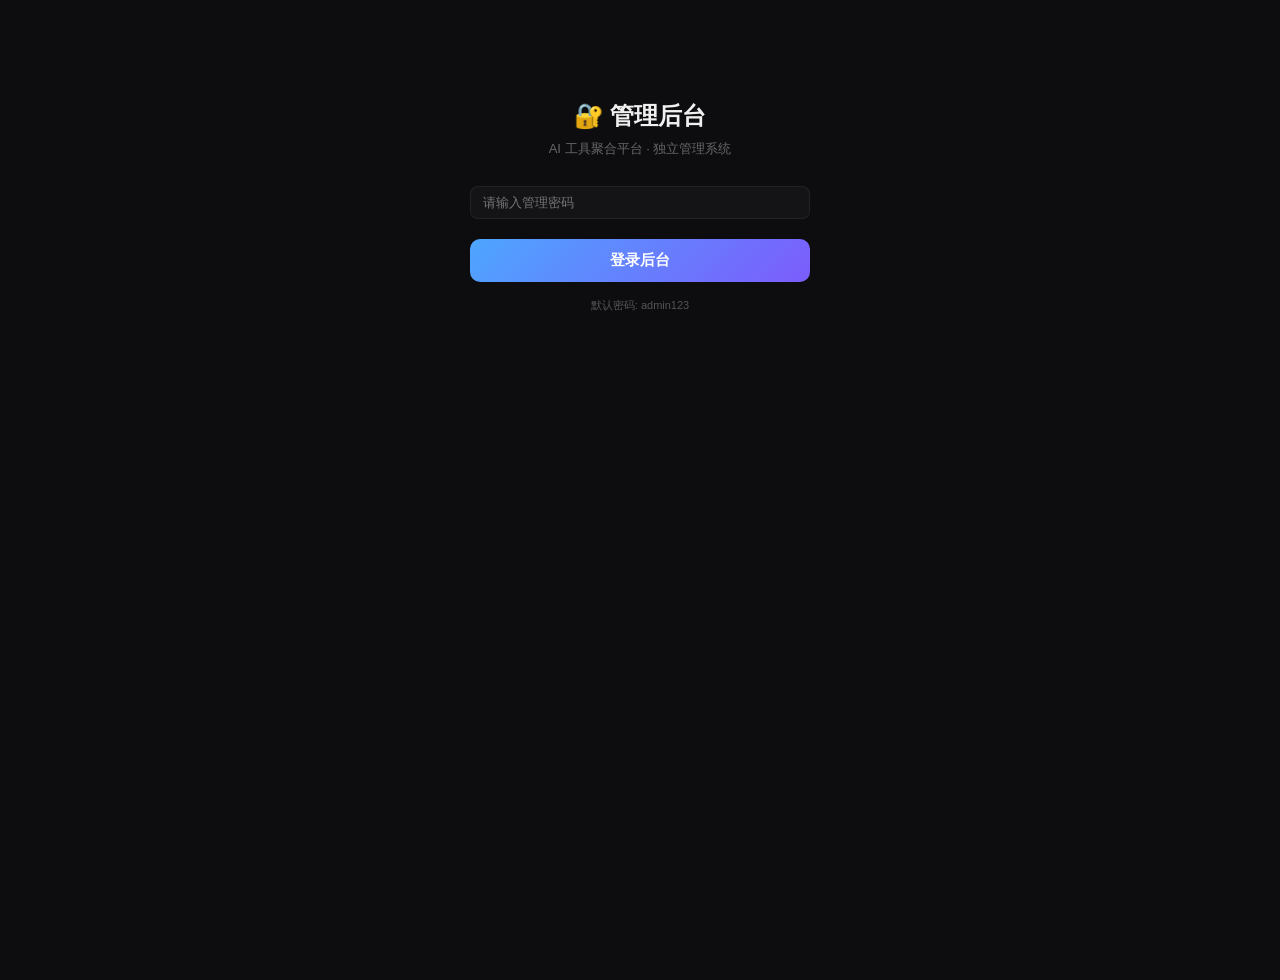
<file: admin.html>
<!DOCTYPE html>
<html lang="zh-CN">
<head>
<meta charset="UTF-8">
<meta name="viewport" content="width=device-width, initial-scale=1.0">
<title>管理后台 — AI 工具平台</title>
<style>
*{box-sizing:border-box;margin:0;padding:0}
body{font-family:-apple-system,BlinkMacSystemFont,"PingFang SC","Microsoft YaHei",sans-serif;background:#0d0d10;color:#e0e0e0;min-height:100vh}
a{color:#4da6ff;text-decoration:none}
button{cursor:pointer;font-family:inherit}
input,select{font-family:inherit;outline:none;border:none;color:#e0e0e0}

/* 登录页 */
.login-wrap{max-width:380px;margin:80px auto 0;padding:20px}
.login-wrap h1{text-align:center;font-size:24px;margin-bottom:8px;color:#f0f0f0}
.login-wrap .sub{text-align:center;font-size:13px;color:#666;margin-bottom:28px}
.login-wrap input{width:100%;padding:12px 16px;border-radius:10px;background:#1a1a1e;border:1px solid rgba(255,255,255,0.06);font-size:14px;margin-bottom:12px}
.login-wrap input:focus{border-color:rgba(77,166,255,0.4)}
.login-wrap .btn{width:100%;padding:12px;border-radius:10px;font-size:15px;font-weight:700;color:#fff;background:linear-gradient(135deg,#4da6ff,#7c5cfc);border:none;margin-top:8px}

/* 主面板 */
.admin-layout{display:flex;min-height:100vh}
.sidebar{width:220px;background:#111;border-right:1px solid rgba(255,255,255,0.06);padding:20px 0;flex-shrink:0}
.sidebar h2{padding:0 20px 20px;font-size:18px;color:#f0f0f0;border-bottom:1px solid rgba(255,255,255,0.06);margin-bottom:16px}
.sidebar h2 span{color:#4da6ff}
.sidebar a{display:flex;align-items:center;gap:8px;padding:10px 20px;font-size:13px;color:#999;transition:all 0.2s}
.sidebar a:hover,.sidebar a.active{color:#fff;background:rgba(77,166,255,0.06);border-right:2px solid #4da6ff}
.main{flex:1;padding:28px;overflow-y:auto}
.stats{display:grid;grid-template-columns:repeat(4,1fr);gap:14px;margin-bottom:28px}
.stat{padding:20px;background:#1a1a1e;border-radius:12px;border:1px solid rgba(255,255,255,0.06)}
.stat .val{font-size:28px;font-weight:800;color:#f0f0f0}
.stat .lbl{font-size:12px;color:#666;margin-top:4px}
.section-title{font-size:16px;font-weight:700;color:#f0f0f0;margin-bottom:14px;display:flex;align-items:center;gap:8px}
.card{background:#1a1a1e;border-radius:12px;border:1px solid rgba(255,255,255,0.06);padding:20px;margin-bottom:20px}
table{width:100%;border-collapse:collapse;font-size:13px}
th{text-align:left;padding:10px 12px;color:#666;font-weight:500;border-bottom:1px solid rgba(255,255,255,0.06);font-size:11px;text-transform:uppercase}
td{padding:10px 12px;border-bottom:1px solid rgba(255,255,255,0.03)}
.badge{padding:2px 8px;border-radius:6px;font-size:10px;font-weight:600}
.badge-paid{background:rgba(0,200,150,0.1);color:#5eeeca}
.badge-pending{background:rgba(255,140,66,0.1);color:#ffb088}
.badge-signed{background:rgba(77,166,255,0.1);color:#4da6ff}
.btn-sm{padding:6px 14px;border-radius:6px;font-size:11px;font-weight:600;border:none}
.btn-blue{color:#fff;background:#4da6ff}
.btn-red{color:#ff6b6b;background:rgba(255,107,107,0.08);border:1px solid rgba(255,107,107,0.15)}
.btn-green{color:#fff;background:#5eeeca}
input[type="number"],input[type="text"],input[type="password"]{padding:8px 12px;border-radius:8px;background:rgba(255,255,255,0.03);border:1px solid rgba(255,255,255,0.06);font-size:13px}
.toast{position:fixed;top:20px;left:50%;transform:translateX(-50%);z-index:9999;padding:10px 24px;border-radius:20px;font-size:13px;font-weight:500;background:#1a1a1e;border:1px solid rgba(255,255,255,0.1);box-shadow:0 8px 30px rgba(0,0,0,0.5);animation:fadeIn 0.3s}
.toast-ok{border-color:rgba(0,200,150,0.3)}
.toast-err{border-color:rgba(255,107,107,0.3)}
@keyframes fadeIn{from{opacity:0;transform:translateX(-50%) translateY(-10px)}to{opacity:1;transform:translateX(-50%) translateY(0)}}
@media(max-width:768px){.admin-layout{flex-direction:column}.sidebar{width:100%;display:flex;overflow-x:auto;padding:10px;border-right:none;border-bottom:1px solid rgba(255,255,255,0.06)}.sidebar h2{display:none}.sidebar a{flex-shrink:0;border-right:none!important;border-radius:8px}.stats{grid-template-columns:repeat(2,1fr)}.main{padding:16px}}
</style>
</head>
<body>

<!-- 登录页 -->
<div id="loginPage" class="login-wrap">
  <h1>🔐 管理后台</h1>
  <div class="sub">AI 工具聚合平台 · 独立管理系统</div>
  <input type="password" id="adminPass" placeholder="请输入管理密码">
  <button class="btn" onclick="doLogin()">登录后台</button>
  <div style="text-align:center;margin-top:16px;font-size:11px;color:#555;">默认密码: admin123</div>
</div>

<!-- 主面板 -->
<div id="mainPanel" style="display:none;">
<div class="admin-layout">
<div class="sidebar">
  <h2><span>AI</span> 管理后台</h2>
  <a href="#" class="active" data-page="dashboard" onclick="switchPage('dashboard',this)">📊 仪表盘</a>
  <a href="#" data-page="users" onclick="switchPage('users',this)">👥 用户管理</a>
  <a href="#" data-page="orders" onclick="switchPage('orders',this)">📋 充值审核</a>
  <a href="#" data-page="announce" onclick="switchPage('announce',this)">📢 系统公告</a>
  <a href="#" data-page="support" onclick="switchPage('support',this)">📞 客服信息</a>
  <a href="#" data-page="config" onclick="switchPage('config',this)">⚙️ API 配置</a>
  <a href="#" data-page="settings" onclick="switchPage('settings',this)">🔒 系统设置</a>
  <a href="#" onclick="doLogout()" style="color:#ff6b6b;margin-top:20px;">🚪 退出登录</a>
</div>
<div class="main" id="mainContent"></div>
</div>
</div>

<script>
var PASSWORD = localStorage.getItem('aigp_admin_pass') || 'admin123';
var authed = false;

function toast(msg, type) {
  var t = document.createElement('div');
  t.className = 'toast ' + (type === 'ok' ? 'toast-ok' : type === 'err' ? 'toast-err' : '');
  t.textContent = msg;
  document.body.appendChild(t);
  setTimeout(function() { t.remove(); }, 2500);
}

function getUsers() { try { return JSON.parse(localStorage.getItem('aigp_users') || '{}'); } catch(e) { return {}; } }
function saveUsers(u) { localStorage.setItem('aigp_users', JSON.stringify(u)); }
function getOrders() { try { return JSON.parse(localStorage.getItem('aigp_orders') || '[]'); } catch(e) { return []; } }
function saveOrders(o) { localStorage.setItem('aigp_orders', JSON.stringify(o)); }
function getConfig() { try { return JSON.parse(localStorage.getItem('aigp_api_config') || '{}'); } catch(e) { return {}; } }
function saveConfig(c) { localStorage.setItem('aigp_api_config', JSON.stringify(c)); }

function doLogin() {
  if (document.getElementById('adminPass').value === PASSWORD) {
    authed = true;
    document.getElementById('loginPage').style.display = 'none';
    document.getElementById('mainPanel').style.display = 'block';
    switchPage('dashboard', document.querySelector('.sidebar a[data-page="dashboard"]'));
  } else { toast('密码错误', 'err'); }
}

function doLogout() {
  authed = false;
  document.getElementById('loginPage').style.display = 'block';
  document.getElementById('mainPanel').style.display = 'none';
}

function switchPage(page, el) {
  document.querySelectorAll('.sidebar a').forEach(function(a) { a.classList.remove('active'); });
  if (el) el.classList.add('active');
  var main = document.getElementById('mainContent');
  if (page === 'dashboard') renderDashboard(main);
  else if (page === 'users') renderUsers(main);
  else if (page === 'orders') renderOrders(main);
  else if (page === 'announce') renderAnnounce(main);
  else if (page === 'support') renderSupport(main);
  else if (page === 'config') renderConfig(main);
  else if (page === 'settings') renderSettings(main);
}

// ====== 仪表盘 ======
function renderDashboard(main) {
  var users = getUsers();
  var orders = getOrders();
  var userList = Object.keys(users);
  var totalUsers = userList.length;
  var totalPoints = userList.reduce(function(s,u){return s + (users[u].points||0);}, 0);
  var todaySigns = userList.filter(function(u){return users[u].lastSignIn === new Date().toDateString();}).length;
  var pendingOrders = orders.filter(function(o){return o.status === 'pending';}).length;

  var h = '<div class="stats">';
  h += '<div class="stat"><div class="val">' + totalUsers + '</div><div class="lbl">注册用户</div></div>';
  h += '<div class="stat"><div class="val" style="color:#4da6ff;">' + totalPoints + '</div><div class="lbl">平台总积分</div></div>';
  h += '<div class="stat"><div class="val" style="color:#ffd700;">' + todaySigns + '</div><div class="lbl">今日签到</div></div>';
  h += '<div class="stat"><div class="val" style="color:' + (pendingOrders > 0 ? '#ff6b6b' : '#5eeeca') + ';">' + pendingOrders + '</div><div class="lbl">待审核充值</div></div>';
  h += '</div>';

  h += '<div class="section-title">📊 最近注册</div><div class="card">';
  h += '<table><tr><th>用户名</th><th>积分</th><th>注册时间</th><th>今日签到</th></tr>';
  var recent = userList.sort(function(a,b){return (users[b].createdAt||'') > (users[a].createdAt||'') ? 1 : -1;}).slice(0, 5);
  for (var i = 0; i < recent.length; i++) {
    var u = users[recent[i]];
    h += '<tr><td style="font-weight:600;">' + recent[i] + '</td><td style="color:#4da6ff;">💰 ' + (u.points||0) + '</td><td>' + new Date(u.createdAt).toLocaleDateString('zh-CN') + '</td><td>' + (u.lastSignIn === new Date().toDateString() ? '<span class="badge badge-signed">已签到</span>' : '未签到') + '</td></tr>';
  }
  if (!recent.length) h += '<tr><td colspan="4" style="color:#666;text-align:center;padding:20px;">暂无用户</td></tr>';
  h += '</table></div>';

  // 快捷操作
  h += '<div class="section-title">⚡ 快捷操作</div><div class="card" style="display:flex;gap:10px;flex-wrap:wrap;">';
  h += '<button class="btn-sm btn-blue" onclick="switchPage(\'users\',document.querySelector(\'.sidebar a[data-page=users]\'))">👥 管理用户</button>';
  h += '<button class="btn-sm btn-blue" onclick="switchPage(\'orders\',document.querySelector(\'.sidebar a[data-page=orders]\'))">📋 审核充值</button>';
  h += '<button class="btn-sm btn-blue" onclick="switchPage(\'config\',document.querySelector(\'.sidebar a[data-page=config]\'))">⚙️ API 配置</button>';
  h += '<button class="btn-sm btn-green" onclick="switchPage(\'users\',document.querySelector(\'.sidebar a[data-page=users]\'))" style="background:#5eeeca;color:#0d0d10;">➕ 添加用户</button>';
  h += '</div>';

  main.innerHTML = h;
}

// ====== 用户管理 ======
function renderUsers(main) {
  var users = getUsers();
  var userList = Object.keys(users);

  var h = '<div class="section-title">👥 用户管理 <span style="font-size:12px;color:#666;font-weight:400;">（' + userList.length + ' 人）</span></div>';

  // 添加用户
  h += '<div class="card" style="margin-bottom:16px;">';
  h += '<div style="font-size:13px;font-weight:600;margin-bottom:10px;">➕ 添加用户</div>';
  h += '<div style="display:flex;gap:8px;">';
  h += '<input type="text" id="newUser" placeholder="用户名" style="flex:1;">';
  h += '<input type="password" id="newPass" placeholder="密码" style="flex:1;">';
  h += '<input type="number" id="newPts" placeholder="积分" value="100" style="width:80px;">';
  h += '<button class="btn-sm btn-blue" onclick="addUser()">添加</button>';
  h += '</div></div>';

  // 用户列表
  h += '<div class="card"><table><tr><th>用户名</th><th>密码</th><th>积分</th><th>注册时间</th><th>签到</th><th>操作</th></tr>';
  if (!userList.length) {
    h += '<tr><td colspan="6" style="color:#666;text-align:center;padding:20px;">暂无注册用户</td></tr>';
  } else {
    userList.sort(function(a,b){return (users[b].createdAt||'') > (users[a].createdAt||'') ? 1 : -1;});
    for (var i = 0; i < userList.length; i++) {
      var uname = userList[i];
      var u = users[uname];
      h += '<tr>';
      h += '<td style="font-weight:600;">' + uname + '</td>';
      h += '<td style="color:#666;">' + u.password + '</td>';
      h += '<td><input type="number" id="pts_' + uname + '" value="' + (u.points||0) + '" style="width:70px;"> <button class="btn-sm btn-blue" onclick="savePts(\'' + uname + '\')">保存</button></td>';
      h += '<td style="font-size:11px;color:#666;">' + new Date(u.createdAt).toLocaleDateString('zh-CN') + '</td>';
      h += '<td>' + (u.lastSignIn === new Date().toDateString() ? '<span class="badge badge-signed">已签到</span>' : '未签到') + '</td>';
      h += '<td><button class="btn-sm btn-red" onclick="delUser(\'' + uname + '\')">删除</button></td>';
      h += '</tr>';
    }
  }
  h += '</table></div>';
  main.innerHTML = h;
}

function addUser() {
  var name = document.getElementById('newUser').value.trim();
  var pass = document.getElementById('newPass').value.trim();
  var pts = parseInt(document.getElementById('newPts').value) || 0;
  if (!name || !pass) { toast('用户名和密码不能为空', 'err'); return; }
  var users = getUsers();
  if (users[name]) { toast('用户名已存在', 'err'); return; }
  users[name] = { password: pass, points: pts, lastSignIn: null, createdAt: new Date().toISOString() };
  saveUsers(users);
  toast('用户 ' + name + ' 已添加', 'ok');
  renderUsers(document.getElementById('mainContent'));
}

function savePts(uname) {
  var val = parseInt(document.getElementById('pts_' + uname).value);
  if (isNaN(val) || val < 0) { toast('积分格式错误', 'err'); return; }
  var users = getUsers();
  if (users[uname]) { users[uname].points = val; saveUsers(users); toast(uname + ' 积分更新为 ' + val, 'ok'); }
}

function delUser(uname) {
  var users = getUsers();
  delete users[uname];
  saveUsers(users);
  toast('已删除 ' + uname, 'ok');
  renderUsers(document.getElementById('mainContent'));
}

// ====== 充值审核 ======
function renderOrders(main) {
  var orders = getOrders();
  var h = '<div class="section-title">📋 充值订单</div><div class="card"><table><tr><th>用户</th><th>套餐</th><th>金额</th><th>积分</th><th>支付方式</th><th>时间</th><th>状态</th><th>操作</th></tr>';
  if (!orders.length) {
    h += '<tr><td colspan="8" style="color:#666;text-align:center;padding:20px;">暂无充值记录</td></tr>';
  } else {
    for (var i = 0; i < orders.length; i++) {
      var o = orders[i];
      h += '<tr>';
      h += '<td style="font-weight:600;">' + (o.user || '?') + '</td>';
      h += '<td>' + o.pkg + '</td>';
      h += '<td>¥' + o.price + '</td>';
      h += '<td style="color:#4da6ff;">+' + o.points + '</td>';
      h += '<td>' + o.pay + '</td>';
      h += '<td style="font-size:11px;color:#666;">' + new Date(o.time).toLocaleString('zh-CN') + '</td>';
      h += '<td><span class="badge ' + (o.status === 'paid' ? 'badge-paid' : 'badge-pending') + '">' + (o.status === 'paid' ? '已到账' : '待审核') + '</span></td>';
      h += '<td>' + (o.status === 'pending' ? '<button class="btn-sm btn-green" onclick="approveOrder(\'' + o.id + '\',\'' + o.pkg + '\')">确认到账</button>' : '—') + '</td>';
      h += '</tr>';
    }
  }
  h += '</table></div>';
  main.innerHTML = h;
}

function approveOrder(oid, pkg) {
  var orders = getOrders();
  var targetOrder = null;
  for (var i = 0; i < orders.length; i++) {
    if (orders[i].id === oid) { orders[i].status = 'paid'; targetOrder = orders[i]; break; }
  }
  saveOrders(orders);

  if (targetOrder) {
    var targetUser = targetOrder.user;
    // 旧订单没有用户字段，弹出选择框
    if (!targetUser || targetUser === 'guest') {
      var users = getUsers();
      var userList = Object.keys(users);
      if (!userList.length) { toast('没有注册用户，请先创建用户', 'err'); renderOrders(document.getElementById('mainContent')); return; }
      var name = prompt('该订单未关联用户，请输入要充值的用户名：\n可选用户：' + userList.join(', '));
      if (!name) { toast('已取消', 'err'); renderOrders(document.getElementById('mainContent')); return; }
      targetUser = name.trim();
    }

    var users = getUsers();
    if (users[targetUser]) {
      users[targetUser].points = (users[targetUser].points || 0) + targetOrder.points;
      saveUsers(users);
      toast('✅ ' + targetUser + ' +' + targetOrder.points + ' 积分已到账', 'ok');
    } else {
      toast('用户 ' + targetUser + ' 不存在，请先创建用户', 'err');
    }
  }

  renderOrders(document.getElementById('mainContent'));
}

// ====== 客服信息 ======
function renderSupport(main) {
  var info = {};
  try { info = JSON.parse(localStorage.getItem('aigp_support') || '{}'); } catch(e) {}
  var h = '<div class="section-title">📞 客服信息</div><div class="card">';
  h += '<div style="font-size:12px;color:#666;margin-bottom:14px;">用户点击"📞客服"时显示的联系方式</div>';
  var fields = [
    { key: 'wechat', label: '💬 微信号', ph: 'AIGC_NightStar' },
    { key: 'email', label: '📧 邮箱', ph: 'creator@aigc-studio.com' },
    { key: 'phone', label: '📱 电话', ph: '138-0000-0000' },
    { key: 'qq', label: '🐧 QQ号', ph: '123456789' },
    { key: 'remark', label: '📝 备注说明', ph: '工作时间：周一至周五 9:00-18:00' }
  ];
  for (var i = 0; i < fields.length; i++) {
    var f = fields[i];
    h += '<div style="margin-bottom:10px;"><div style="font-size:12px;color:#999;margin-bottom:4px;">' + f.label + '</div>';
    h += '<input type="text" id="sup_' + f.key + '" value="' + (info[f.key] || '').replace(/"/g,'&quot;') + '" placeholder="' + f.ph + '" style="width:100%;padding:8px 12px;border-radius:8px;background:rgba(255,255,255,0.03);border:1px solid rgba(255,255,255,0.06);color:#e0e0e0;font-size:13px;"></div>';
  }
  h += '<button class="btn-sm btn-blue" onclick="saveSupport()">💾 保存客服信息</button>';
  h += '</div>';
  main.innerHTML = h;
}

function saveSupport() {
  var info = {};
  var fields = ['wechat','email','phone','qq','remark'];
  for (var i = 0; i < fields.length; i++) {
    var val = (document.getElementById('sup_' + fields[i]) || {}).value || '';
    if (val.trim()) info[fields[i]] = val.trim();
  }
  localStorage.setItem('aigp_support', JSON.stringify(info));
  toast('客服信息已保存', 'ok');
}

// ====== 系统公告 ======
function renderAnnounce(main) {
  var ann = localStorage.getItem('aigp_announce') || '';
  var h = '<div class="section-title">📢 系统公告</div><div class="card">';
  h += '<div style="font-size:12px;color:#666;margin-bottom:12px;">公告将在用户首页顶部显示</div>';
  h += '<textarea id="announceText" style="width:100%;min-height:120px;padding:12px;border-radius:10px;background:rgba(255,255,255,0.03);border:1px solid rgba(255,255,255,0.06);color:#e0e0e0;font-size:13px;resize:vertical;">' + ann + '</textarea>';
  h += '<div style="display:flex;gap:10px;margin-top:12px;">';
  h += '<button class="btn-sm btn-blue" onclick="saveAnnounce()">💾 保存公告</button>';
  h += '<button class="btn-sm btn-red" onclick="clearAnnounce()">🗑️ 清除公告</button>';
  h += '</div>';
  h += '<div style="margin-top:12px;font-size:11px;color:#666;">当前状态: ' + (ann ? '<span style="color:#5eeeca;">已发布</span>' : '<span style="color:#666;">未发布</span>') + '</div>';
  h += '</div>';

  // 批量操作
  h += '<div class="section-title" style="margin-top:20px;">🔧 批量操作</div><div class="card">';
  h += '<div style="font-size:12px;color:#666;margin-bottom:10px;">对所有注册用户执行批量操作</div>';
  h += '<div style="display:flex;gap:8px;flex-wrap:wrap;">';
  h += '<input type="number" id="batchPts" placeholder="积分数量" value="50" style="width:100px;">';
  h += '<button class="btn-sm btn-blue" onclick="batchAddPts()">➕ 全员加积分</button>';
  h += '<button class="btn-sm" onclick="batchResetSignIn()" style="background:#1a1a1e;color:#999;border:1px solid rgba(255,255,255,0.06);">🔄 重置签到</button>';
  h += '<button class="btn-sm btn-red" onclick="batchClearPts()">0️⃣ 全员清零</button>';
  h += '</div>';
  h += '<div id="batchResult" style="margin-top:8px;font-size:11px;"></div>';
  h += '</div>';

  main.innerHTML = h;
}

function saveAnnounce() {
  var txt = document.getElementById('announceText').value.trim();
  localStorage.setItem('aigp_announce', txt);
  toast('公告已保存', 'ok');
}

function clearAnnounce() {
  localStorage.removeItem('aigp_announce');
  toast('公告已清除', 'ok');
  renderAnnounce(document.getElementById('mainContent'));
}

function batchAddPts() {
  var val = parseInt(document.getElementById('batchPts').value) || 50;
  var users = getUsers();
  var list = Object.keys(users);
  for (var i = 0; i < list.length; i++) { users[list[i]].points = (users[list[i]].points || 0) + val; }
  saveUsers(users);
  document.getElementById('batchResult').innerHTML = '<span style="color:#5eeeca;">✅ 已为 ' + list.length + ' 位用户各加 ' + val + ' 积分</span>';
}

function batchResetSignIn() {
  var users = getUsers();
  var list = Object.keys(users);
  for (var i = 0; i < list.length; i++) { users[list[i]].lastSignIn = null; }
  saveUsers(users);
  document.getElementById('batchResult').innerHTML = '<span style="color:#5eeeca;">✅ 已重置 ' + list.length + ' 位用户签到状态</span>';
}

function batchClearPts() {
  var users = getUsers();
  var list = Object.keys(users);
  for (var i = 0; i < list.length; i++) { users[list[i]].points = 0; }
  saveUsers(users);
  document.getElementById('batchResult').innerHTML = '<span style="color:#ffb088;">⚠️ 已清零 ' + list.length + ' 位用户积分</span>';
}

// ====== API 配置 ======
function renderConfig(main) {
  var cfg = getConfig();
  var defaults = { baseURL: 'https://apihub.agnes-ai.com/v1', apiKey: '', imageModel: 'agnes-image-2.1-flash', videoModel: 'agnes-video-v2.0', textModel: 'agnes-1.5-flash' };
  var merged = {};
  var keys = Object.keys(defaults);
  for (var i = 0; i < keys.length; i++) { merged[keys[i]] = cfg[keys[i]] || defaults[keys[i]]; }

  var fields = [
    { key: 'apiKey', label: '🔑 API 密钥', type: 'password' },
    { key: 'baseURL', label: '🌐 API 地址', type: 'text' },
    { key: 'imageModel', label: '🎨 图片模型', type: 'text' },
    { key: 'videoModel', label: '🎬 视频模型', type: 'text' },
    { key: 'textModel', label: '📝 文本模型', type: 'text' }
  ];

  var h = '<div class="section-title">⚙️ API 配置</div><div class="card">';
  h += '<div style="font-size:12px;color:#666;margin-bottom:16px;">配置后前端所有模块将使用此 API 调用 AI 模型</div>';
  for (var i = 0; i < fields.length; i++) {
    var f = fields[i];
    h += '<div style="margin-bottom:12px;"><div style="font-size:12px;color:#999;margin-bottom:4px;">' + f.label + '</div>';
    h += '<input type="' + f.type + '" id="cfg_' + f.key + '" value="' + (merged[f.key]||'').replace(/"/g,'&quot;') + '" style="width:100%;"></div>';
  }
  h += '<div style="display:flex;gap:10px;">';
  h += '<button class="btn-sm btn-blue" onclick="saveApiConfig()">💾 保存配置</button>';
  h += '<button class="btn-sm" onclick="testApi()" style="background:#1a1a1e;color:#999;border:1px solid rgba(255,255,255,0.06);">🧪 测试连接</button>';
  h += '<button class="btn-sm btn-red" onclick="resetApiConfig()">🔄 恢复默认</button>';
  h += '</div><div id="testResult" style="margin-top:10px;font-size:12px;"></div>';
  h += '</div>';
  main.innerHTML = h;
}

function saveApiConfig() {
  var keys = ['apiKey','baseURL','imageModel','videoModel','textModel'];
  var cfg = {};
  for (var i = 0; i < keys.length; i++) { cfg[keys[i]] = (document.getElementById('cfg_' + keys[i]) || {}).value || ''; }
  saveConfig(cfg);
  toast('API 配置已保存', 'ok');
}

function testApi() {
  var url = (document.getElementById('cfg_baseURL')||{}).value || 'https://apihub.agnes-ai.com/v1';
  var key = (document.getElementById('cfg_apiKey')||{}).value || '';
  var tr = document.getElementById('testResult');
  tr.innerHTML = '测试中...';
  fetch(url + '/models', { headers: { 'Authorization': 'Bearer ' + key } })
    .then(function(r){return r.json();})
    .then(function(d){
      if (d && d.data) tr.innerHTML = '<span style="color:#5eeeca;">✅ 连接成功 — ' + d.data.length + ' 个可用模型</span>';
      else tr.innerHTML = '<span style="color:#ff6b6b;">❌ 响应异常</span>';
    })
    .catch(function(){ tr.innerHTML = '<span style="color:#ff6b6b;">❌ 连接失败，请检查地址和密钥</span>'; });
}

function resetApiConfig() {
  localStorage.removeItem('aigp_api_config');
  toast('已恢复默认配置', 'ok');
  renderConfig(document.getElementById('mainContent'));
}

// ====== 系统设置 ======
function renderSettings(main) {
  var h = '<div class="section-title">🔒 系统设置</div>';
  h += '<div class="card">';
  h += '<div style="margin-bottom:14px;"><div style="font-size:13px;font-weight:600;margin-bottom:6px;">📱 收款二维码</div>';
  h += '<div style="display:flex;gap:12px;margin-bottom:8px;">';
  h += '<div style="flex:1;"><div style="font-size:11px;color:#666;margin-bottom:4px;">微信收款码</div><input type="file" id="qrWechat" accept="image/*" onchange="uploadQR(\'wechat\',this)"><div id="qrPreview_wechat" style="margin-top:4px;"></div></div>';
  h += '<div style="flex:1;"><div style="font-size:11px;color:#666;margin-bottom:4px;">支付宝收款码</div><input type="file" id="qrAlipay" accept="image/*" onchange="uploadQR(\'alipay\',this)"><div id="qrPreview_alipay" style="margin-top:4px;"></div></div>';
  h += '</div></div>';

  h += '<div style="margin-bottom:14px;"><div style="font-size:13px;font-weight:600;margin-bottom:6px;">修改管理密码</div>';
  h += '<input type="password" id="newPwd" placeholder="新密码" style="width:200px;margin-right:8px;">';
  h += '<button class="btn-sm btn-blue" onclick="changePwd()">修改</button></div>';

  h += '<div style="margin-bottom:14px;"><div style="font-size:13px;font-weight:600;margin-bottom:6px;">数据导出</div>';
  h += '<button class="btn-sm" onclick="exportData()" style="background:#1a1a1e;color:#999;border:1px solid rgba(255,255,255,0.06);">📥 导出所有用户数据</button></div>';

  h += '<div><div style="font-size:13px;font-weight:600;margin-bottom:6px;color:#ff6b6b;">危险操作</div>';
  h += '<button class="btn-sm btn-red" onclick="clearAll()">🗑️ 清空所有数据</button></div>';
  h += '</div>';
  main.innerHTML = h;
}

function changePwd() {
  var np = document.getElementById('newPwd').value.trim();
  if (!np || np.length < 3) { toast('密码至少3位', 'err'); return; }
  PASSWORD = np;
  localStorage.setItem('aigp_admin_pass', np);
  toast('管理密码已修改，新密码: ' + np, 'ok');
}

function exportData() {
  var data = { users: getUsers(), orders: getOrders(), config: getConfig(), time: new Date().toISOString() };
  var blob = new Blob([JSON.stringify(data, null, 2)], {type: 'application/json'});
  var a = document.createElement('a'); a.href = URL.createObjectURL(blob); a.download = 'aigp_backup.json'; a.click();
  toast('数据已导出', 'ok');
}

function uploadQR(type, input) {
  var file = input.files[0];
  if (!file) return;
  var reader = new FileReader();
  reader.onload = function(e) {
    localStorage.setItem('aigp_qr_' + type, e.target.result);
    var prev = document.getElementById('qrPreview_' + type);
    prev.innerHTML = '<img src="' + e.target.result + '" style="width:100px;height:100px;object-fit:contain;border-radius:8px;border:1px solid rgba(255,255,255,0.1);"><div style="font-size:10px;color:#5eeeca;">已保存</div>';
    toast((type === 'wechat' ? '微信' : '支付宝') + '收款码已保存', 'ok');
  };
  reader.readAsDataURL(file);
}

function clearAll() {
  localStorage.removeItem('aigp_users');
  localStorage.removeItem('aigp_orders');
  toast('所有数据已清空', 'ok');
  renderDashboard(document.getElementById('mainContent'));
}

// 回车登录
document.getElementById('adminPass').addEventListener('keydown', function(e) { if (e.key === 'Enter') doLogin(); });
</script>
</body>
</html>
</file>
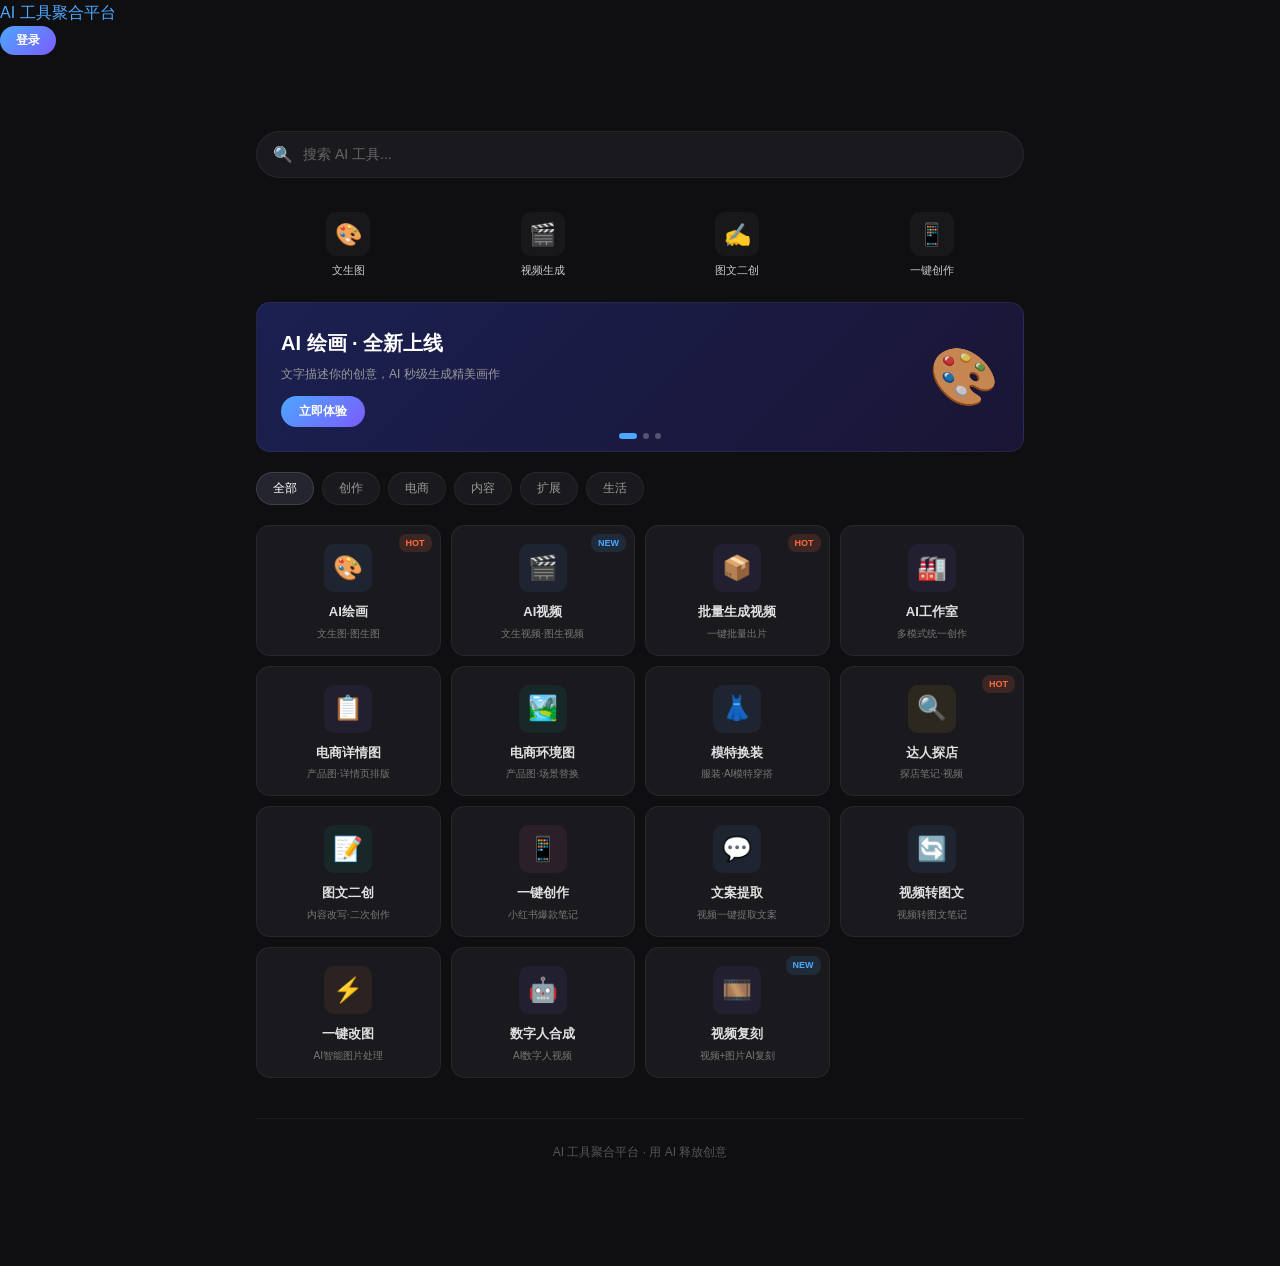
<file: app.html>
<!DOCTYPE html><html lang="zh-CN"><head><meta charset="UTF-8"><meta name="viewport" content="width=device-width,initial-scale=1.0"><meta name="theme-color" content="#0f0f11"><title>AI聚合一站式工具</title><style>/* ============================================
   App.css — 现代简约中国风
   ============================================ */

:root {
  --bg: #0f0f11;
  --bg-card: #1a1a1e;
  --bg-input: rgba(255,255,255,0.03);
  --border: rgba(255,255,255,0.06);
  --border-card: rgba(255,255,255,0.06);
  --accent: #4da6ff;
  --accent-warm: #ff6b3d;
  --text-1: #f0f0f0;
  --text-2: #999;
  --text-3: #666;
  --text-body: #ccc;
  --text-muted: #666;
  --text-secondary: #999;
  --radius: 14px;
  --radius-sm: 10px;
  --transition-fast: 0.2s ease;
}

* { box-sizing: border-box; margin: 0; padding: 0; }
html { scroll-behavior: smooth; -webkit-tap-highlight-color: transparent; }
body {
  font-family: -apple-system, BlinkMacSystemFont, "PingFang SC", "Microsoft YaHei", sans-serif;
  background: var(--bg);
  color: var(--text-1);
  line-height: 1.6;
  overflow-x: hidden;
  min-height: 100vh;
}
::selection { background: rgba(77,166,255,0.3); color: #fff; }
::-webkit-scrollbar { width: 4px; }
::-webkit-scrollbar-track { background: transparent; }
::-webkit-scrollbar-thumb { background: rgba(255,255,255,0.08); border-radius: 2px; }
a { color: var(--accent); text-decoration: none; }
img { max-width: 100%; display: block; }
button { cursor: pointer; border: none; outline: none; font-family: inherit; }
input, textarea, select { font-family: inherit; outline: none; border: none; background: none; color: inherit; }

/* ===== 主容器 ===== */
#app {
  position: relative;
  z-index: 1;
  max-width: 800px;
  margin: 0 auto;
  padding: 0 16px;
  padding-top: 76px;
  padding-bottom: 80px;
  min-height: 100vh;
}

/* ===== 顶部导航 ===== */
.app-header {
  position: fixed;
  top: 0; left: 0; right: 0;
  z-index: 100;
  background: rgba(15,15,17,0.92);
  backdrop-filter: blur(16px);
  -webkit-backdrop-filter: blur(16px);
  border-bottom: 1px solid var(--border);
  height: 60px;
}
.app-header__inner {
  max-width: 800px;
  margin: 0 auto;
  padding: 0 16px;
  height: 100%;
  display: flex;
  align-items: center;
  justify-content: space-between;
}
.app-header__logo {
  font-size: 18px;
  font-weight: 700;
  color: #fff;
  display: flex;
  align-items: center;
  gap: 6px;
}
.app-header__logo span {
  background: linear-gradient(135deg, #4da6ff, #7c5cfc);
  -webkit-background-clip: text;
  -webkit-text-fill-color: transparent;
  background-clip: text;
}
.app-header__btn {
  padding: 7px 14px;
  border-radius: 20px;
  font-size: 12px;
  font-weight: 500;
  color: #999;
  background: #1a1a1e;
  border: 1px solid var(--border);
  transition: all 0.2s;
}
.app-header__btn:hover { color: #fff; border-color: rgba(255,255,255,0.15); background: #222; }

/* ===== 底部导航 ===== */
.bottom-nav {
  display: none;
  position: fixed;
  bottom: 0; left: 0; right: 0;
  z-index: 100;
  height: 56px;
  background: rgba(15,15,17,0.94);
  backdrop-filter: blur(16px);
  -webkit-backdrop-filter: blur(16px);
  border-top: 1px solid var(--border);
  padding-bottom: env(safe-area-inset-bottom);
}
.bottom-nav__list { display: flex; justify-content: space-around; align-items: center; height: 100%; list-style: none; }
.bottom-nav__item {
  display: flex; flex-direction: column; align-items: center; gap: 2px;
  padding: 4px 16px; color: #666; font-size: 10px; font-weight: 500;
  cursor: pointer; transition: all 0.2s; border: none; background: none; font-family: inherit;
}
.bottom-nav__item .nav-icon { font-size: 20px; line-height: 1; }
.bottom-nav__item.active { color: var(--accent); }

/* ===== 页面动画 ===== */
.page { display: none; animation: fadeUp 0.35s ease; }
.page.active { display: block; }
@keyframes fadeUp { from { opacity: 0; transform: translateY(12px); } to { opacity: 1; transform: translateY(0); } }

/* ===== 搜索条 ===== */
.search-bar {
  display: flex; align-items: center; gap: 10px;
  padding: 10px 16px; border-radius: 24px;
  background: #1a1a1e; border: 1px solid var(--border);
  margin-bottom: 20px; color: #666; font-size: 14px; cursor: text;
}
.search-bar__icon { font-size: 16px; flex-shrink: 0; }

/* ===== 分类标签行 ===== */
.cat-tabs {
  display: flex; gap: 8px; margin-bottom: 20px; flex-wrap: wrap;
}
.cat-tab {
  padding: 7px 16px; border-radius: 18px; font-size: 12px; font-weight: 500;
  color: #999; background: #1a1a1e; border: 1px solid var(--border);
  cursor: pointer; transition: all 0.2s; white-space: nowrap;
}
.cat-tab.active, .cat-tab:hover {
  color: #fff; background: #252530; border-color: rgba(255,255,255,0.12);
}

/* ===== 工具卡片网格 ===== */
.tool-grid {
  display: grid;
  grid-template-columns: repeat(3, 1fr);
  gap: 10px;
}
.tool-card {
  background: #1a1a1e;
  border: 1px solid var(--border);
  border-radius: var(--radius);
  padding: 18px 12px 14px;
  cursor: pointer;
  transition: all 0.25s;
  text-align: center;
  position: relative;
  overflow: hidden;
}
.tool-card:hover {
  background: #222;
  border-color: rgba(255,255,255,0.1);
  transform: translateY(-2px);
  box-shadow: 0 8px 30px rgba(0,0,0,0.4);
}
.tool-card__icon {
  width: 48px; height: 48px; border-radius: var(--radius-sm);
  display: flex; align-items: center; justify-content: center;
  font-size: 24px; margin: 0 auto 10px;
  background: rgba(77,166,255,0.08);
}
.tool-card__icon--purple { background: rgba(124,92,252,0.08); }
.tool-card__icon--green { background: rgba(0,200,150,0.08); }
.tool-card__icon--orange { background: rgba(255,140,66,0.08); }
.tool-card__icon--gold { background: rgba(255,200,50,0.08); }
.tool-card__icon--pink { background: rgba(255,100,150,0.08); }
.tool-card__name {
  font-size: 13px; font-weight: 600; color: #e0e0e0; margin-bottom: 4px;
}
.tool-card__desc {
  font-size: 10px; color: #777; line-height: 1.4;
  display: -webkit-box; -webkit-line-clamp: 2; -webkit-box-orient: vertical; overflow: hidden;
}
.tool-card__badge {
  position: absolute; top: 8px; right: 8px;
  padding: 2px 7px; border-radius: 8px; font-size: 9px; font-weight: 700;
  background: rgba(255,107,61,0.15); color: #ff6b3d;
}
.tool-card__badge--hot { background: rgba(255,107,61,0.15); color: #ff6b3d; }
.tool-card__badge--new { background: rgba(77,166,255,0.12); color: #4da6ff; }

/* ===== 分区标题 ===== */
.section-header {
  display: flex; align-items: center; justify-content: space-between;
  margin-bottom: 12px; margin-top: 28px;
}
.section-header__title {
  font-size: 17px; font-weight: 700; color: #f0f0f0;
}
.section-header__more {
  font-size: 12px; color: #666; cursor: pointer;
}

/* ===== Banner ===== */
.banner {
  position: relative; border-radius: var(--radius);
  overflow: hidden; margin-bottom: 20px;
  background: linear-gradient(135deg, #1a2050, #1a1535);
  border: 1px solid var(--border); height: 150px;
}
.banner__track { display: flex; height: 100%; transition: transform 0.5s ease; }
.banner__slide {
  min-width: 100%; height: 100%; display: flex; align-items: center;
  padding: 24px; position: relative; overflow: hidden;
}
.banner__slide-text { flex: 1; z-index: 2; }
.banner__slide-title { font-size: 20px; font-weight: 700; color: #fff; margin-bottom: 6px; }
.banner__slide-desc { font-size: 12px; color: #999; margin-bottom: 12px; max-width: 300px; }
.banner__slide-btn {
  display: inline-block; padding: 7px 18px; border-radius: 16px;
  font-size: 12px; font-weight: 600; color: #fff;
  background: linear-gradient(135deg, #4da6ff, #7c5cfc);
  cursor: pointer; border: none; transition: all 0.2s;
}
.banner__slide-btn:hover { opacity: 0.9; transform: scale(1.03); }
.banner__slide-icon { font-size: 56px; z-index: 2; flex-shrink: 0; opacity: 0.8; }
.banner__dots {
  position: absolute; bottom: 12px; left: 50%; transform: translateX(-50%);
  display: flex; gap: 6px; z-index: 3;
}
.banner__dot {
  width: 6px; height: 6px; border-radius: 50%; background: rgba(255,255,255,0.25);
  cursor: pointer; transition: all 0.3s; border: none; padding: 0;
}
.banner__dot.active { background: #4da6ff; width: 18px; border-radius: 3px; }

/* ===== 快捷功能行 ===== */
.quick-row {
  display: grid; grid-template-columns: repeat(4, 1fr); gap: 10px; margin-bottom: 8px;
}
.quick-row__item {
  display: flex; flex-direction: column; align-items: center; gap: 6px;
  padding: 14px 8px; border-radius: var(--radius-sm); cursor: pointer;
  transition: all 0.2s; color: #ccc; font-size: 11px;
}
.quick-row__item:hover { background: #1a1a1e; }
.quick-row__icon {
  width: 44px; height: 44px; border-radius: var(--radius-sm);
  display: flex; align-items: center; justify-content: center; font-size: 22px;
  background: rgba(255,255,255,0.04);
}

/* ===== 页脚 ===== */
.app-footer {
  text-align: center; padding: 24px 0; margin-top: 40px;
  border-top: 1px solid var(--border); font-size: 12px; color: #555;
}

/* ===== 响应式 ===== */
@media (max-width: 768px) {
  #app { padding: 0 12px; padding-top: 72px; padding-bottom: 72px; }
  .bottom-nav { display: block; }
  .tool-grid { grid-template-columns: repeat(3, 1fr); gap: 8px; }
  .tool-card { padding: 14px 8px 10px; }
  .tool-card__icon { width: 40px; height: 40px; font-size: 20px; margin-bottom: 8px; }
  .tool-card__name { font-size: 12px; }
  .tool-card__desc { font-size: 10px; }
  .banner { height: 130px; }
  .banner__slide { padding: 16px; }
  .banner__slide-title { font-size: 16px; }
  .banner__slide-icon { font-size: 40px; }
  .quick-row { gap: 6px; }
  .quick-row__item { font-size: 10px; }
  .quick-row__icon { width: 38px; height: 38px; font-size: 18px; }
}
@media (max-width: 480px) {
  #app { padding: 0 8px; padding-top: 68px; padding-bottom: 68px; }
  .tool-grid { grid-template-columns: repeat(2, 1fr); gap: 8px; }
  .banner { height: 110px; }
  .banner__slide-title { font-size: 14px; }
  .quick-row__item { font-size: 9px; }
}
@media (min-width: 1025px) {
  .tool-grid { grid-template-columns: repeat(4, 1fr); }
}
/* ============================================
   Pages.css — 工具页面通用样式（现代中国风）
   ============================================ */

/* === 返回栏 === */
.tool-header {
  display: flex; align-items: center; gap: 12px;
  margin-bottom: 16px; padding-bottom: 12px;
  border-bottom: 1px solid var(--border);
}
.tool-header__back {
  width: 34px; height: 34px; border-radius: 10px;
  background: #1a1a1e; border: 1px solid var(--border);
  color: #999; font-size: 16px; cursor: pointer;
  display: flex; align-items: center; justify-content: center;
  transition: all 0.2s; flex-shrink: 0;
}
.tool-header__back:hover { color: #fff; border-color: rgba(255,255,255,0.15); background: #222; }
.tool-header__title { font-size: 17px; font-weight: 700; color: #f0f0f0; }

/* === 输入区 === */
.tool-input-area {
  background: #1a1a1e; border: 1px solid var(--border);
  border-radius: var(--radius); padding: 16px; margin-bottom: 14px;
}
.tool-input-area__label { font-size: 13px; font-weight: 500; color: #bbb; margin-bottom: 6px; }

.tool-textarea {
  width: 100%; min-height: 90px; padding: 12px;
  border-radius: 10px; background: rgba(255,255,255,0.03);
  border: 1px solid var(--border); color: #e0e0e0;
  font-size: 14px; line-height: 1.6; resize: vertical; transition: border-color 0.2s;
}
.tool-textarea:focus { border-color: rgba(77,166,255,0.4); }
.tool-textarea::placeholder { color: #555; }

/* === 文件上传 === */
.tool-upload {
  display: flex; flex-direction: column; align-items: center; justify-content: center;
  padding: 24px; border: 1.5px dashed rgba(255,255,255,0.08);
  border-radius: 10px; background: rgba(255,255,255,0.02); cursor: pointer;
  transition: all 0.2s; text-align: center; min-height: 110px;
}
.tool-upload:hover, .tool-upload.drag-over { border-color: rgba(77,166,255,0.3); background: rgba(77,166,255,0.03); }
.tool-upload__icon { font-size: 32px; margin-bottom: 6px; opacity: 0.5; }
.tool-upload__text { font-size: 13px; color: #999; }
.tool-upload__hint { font-size: 11px; color: #555; margin-top: 4px; }
.tool-upload__preview { max-width: 180px; max-height: 130px; border-radius: 8px; object-fit: contain; margin-top: 8px; }
.tool-upload input[type="file"] { display: none; }

/* === URL 输入 === */
.tool-url-input { display: flex; gap: 8px; }
.tool-url-input input {
  flex: 1; padding: 10px 14px; border-radius: 10px;
  background: rgba(255,255,255,0.03); border: 1px solid var(--border);
  color: #e0e0e0; font-size: 14px; transition: border-color 0.2s;
}
.tool-url-input input:focus { border-color: rgba(77,166,255,0.4); }
.tool-url-input input::placeholder { color: #555; }

/* === 参数区 === */
.tool-params { display: flex; flex-wrap: wrap; gap: 12px; margin-top: 12px; }
.tool-param-group { flex: 1; min-width: 100px; }
.tool-param-group__label { font-size: 11px; color: #666; margin-bottom: 4px; text-transform: uppercase; letter-spacing: 0.5px; }

/* === 风格选择标签 === */
.style-pills { display: flex; gap: 6px; flex-wrap: wrap; }
.style-pill {
  padding: 6px 12px; border-radius: 16px; font-size: 12px; font-weight: 500;
  color: #999; background: rgba(255,255,255,0.03); border: 1px solid var(--border);
  cursor: pointer; transition: all 0.2s; white-space: nowrap;
}
.style-pill:hover { border-color: rgba(255,255,255,0.15); color: #ccc; }
.style-pill.active { color: #4da6ff; background: rgba(77,166,255,0.1); border-color: rgba(77,166,255,0.3); }

/* === 下拉选择 === */
.tool-select {
  width: 100%; padding: 8px 12px; border-radius: 10px;
  background: rgba(255,255,255,0.03); border: 1px solid var(--border);
  color: #ccc; font-size: 13px; cursor: pointer; transition: border-color 0.2s;
  appearance: none; -webkit-appearance: none;
  background-image: url("data:image/svg+xml,%3Csvg xmlns='http://www.w3.org/2000/svg' width='12' height='12'%3E%3Cpath d='M6 8L1 3h10z' fill='%23666'/%3E%3C/svg%3E");
  background-repeat: no-repeat; background-position: right 10px center; padding-right: 28px;
}
.tool-select:focus { border-color: rgba(77,166,255,0.4); }

/* === 主按钮 === */
.btn-generate {
  display: inline-flex; align-items: center; justify-content: center; gap: 6px;
  width: 100%; padding: 12px 20px; border-radius: 24px;
  font-size: 14px; font-weight: 700; color: #fff;
  background: linear-gradient(135deg, #4da6ff, #7c5cfc); cursor: pointer;
  transition: all 0.2s; margin-top: 12px; border: none;
}
.btn-generate:hover { opacity: 0.92; transform: translateY(-1px); box-shadow: 0 8px 24px rgba(77,166,255,0.2); }
.btn-generate:active { transform: translateY(0); }
.btn-generate:disabled { opacity: 0.4; cursor: not-allowed; transform: none; }

/* === 进度区 === */
.tool-progress {
  display: none; flex-direction: column; align-items: center;
  padding: 32px; background: #1a1a1e; border: 1px solid var(--border);
  border-radius: var(--radius); margin-bottom: 14px; text-align: center;
}
.tool-progress.visible { display: flex; }
.spinner {
  width: 36px; height: 36px; border: 2.5px solid var(--border);
  border-top-color: #4da6ff; border-radius: 50%; animation: spin 0.7s linear infinite; margin-bottom: 14px;
}
@keyframes spin { to { transform: rotate(360deg); } }
.tool-progress__text { font-size: 14px; color: #bbb; }
.tool-progress__step { font-size: 12px; color: #666; margin-top: 4px; }
.progress-steps { display: flex; gap: 16px; margin-top: 16px; }
.progress-step { font-size: 11px; color: #555; }
.progress-step.done { color: #4da6ff; }
.progress-step.active { color: #e0e0e0; font-weight: 600; }

/* === 结果区 === */
.tool-result {
  display: none; background: #1a1a1e; border: 1px solid var(--border);
  border-radius: var(--radius); padding: 16px; margin-bottom: 14px;
}
.tool-result.visible { display: block; }
.result-grid { display: grid; grid-template-columns: repeat(auto-fill, minmax(140px, 1fr)); gap: 10px; margin-bottom: 14px; }
.result-item {
  position: relative; border-radius: 10px; overflow: hidden;
  background: rgba(255,255,255,0.02); border: 1px solid var(--border);
  cursor: pointer; transition: all 0.2s;
}
.result-item:hover { border-color: rgba(255,255,255,0.15); }
.result-item img, .result-item video { width: 100%; aspect-ratio: 1; object-fit: cover; display: block; }
.result-item__overlay {
  position: absolute; bottom: 0; left: 0; right: 0; padding: 6px;
  background: linear-gradient(transparent, rgba(0,0,0,0.85));
  display: flex; gap: 4px; justify-content: center;
  opacity: 0; transition: opacity 0.2s;
}
.result-item:hover .result-item__overlay { opacity: 1; }
.result-item__action {
  padding: 4px 8px; border-radius: 6px; font-size: 10px;
  background: rgba(77,166,255,0.3); color: #fff; cursor: pointer; border: none;
}
.result-text {
  background: rgba(255,255,255,0.02); border: 1px solid var(--border);
  border-radius: 10px; padding: 14px; font-size: 13px; line-height: 1.8;
  color: #ccc; min-height: 60px; max-height: 400px; overflow-y: auto;
  white-space: pre-wrap; word-break: break-word; margin-bottom: 12px;
}
.result-actions { display: flex; gap: 8px; flex-wrap: wrap; }
.btn-action {
  padding: 8px 16px; border-radius: 18px; font-size: 12px; font-weight: 500;
  cursor: pointer; transition: all 0.2s; display: inline-flex; align-items: center; gap: 4px;
}
.btn-action--primary { color: #fff; background: linear-gradient(135deg, #4da6ff, #7c5cfc); font-weight: 600; }
.btn-action--primary:hover { opacity: 0.9; }
.btn-action--secondary { color: #999; background: rgba(255,255,255,0.03); border: 1px solid var(--border); }
.btn-action--secondary:hover { border-color: rgba(255,255,255,0.15); color: #ccc; }
.btn-action--danger { color: #ff6b6b; background: rgba(255,107,107,0.08); border: 1px solid rgba(255,107,107,0.15); }

/* === Toast === */
.toast-container {
  position: fixed; top: 72px; left: 50%; transform: translateX(-50%);
  z-index: 9999; display: flex; flex-direction: column; align-items: center; gap: 6px; pointer-events: none;
}
.toast {
  padding: 10px 20px; border-radius: 20px; font-size: 13px; font-weight: 500;
  color: #fff; background: rgba(30,30,35,0.95); backdrop-filter: blur(12px);
  border: 1px solid var(--border); animation: toastIn 0.3s ease, toastOut 0.3s ease 2.5s forwards;
  pointer-events: auto; box-shadow: 0 4px 20px rgba(0,0,0,0.5);
}
.toast--success { border-color: rgba(0,200,150,0.3); }
.toast--error { border-color: rgba(255,107,107,0.3); }
@keyframes toastIn { from { opacity: 0; transform: translateY(-8px); } to { opacity: 1; transform: translateY(0); } }
@keyframes toastOut { from { opacity: 1; } to { opacity: 0; } }

/* === 弹窗 === */
.modal-overlay {
  display: none; position: fixed; inset: 0; z-index: 9999;
  background: rgba(0,0,0,0.9); backdrop-filter: blur(8px);
  align-items: center; justify-content: center;
}
.modal-overlay.is-open { display: flex; }
.modal-content {
  position: relative; max-width: 90vw; max-height: 90vh;
  animation: fadeUp 0.3s ease;
}
.modal-content img { max-width: 100%; max-height: 85vh; border-radius: 12px; }
.modal-close {
  position: absolute; top: -40px; right: 0;
  width: 32px; height: 32px; border-radius: 50%;
  background: rgba(255,255,255,0.08); border: 1px solid rgba(255,255,255,0.1);
  color: #fff; font-size: 18px; cursor: pointer;
  display: flex; align-items: center; justify-content: center;
}
.modal-close:hover { background: rgba(255,255,255,0.15); }

/* === 历史记录 === */
#historySection { margin-top: 20px; }

/* === 通用 === */
.hidden { display: none !important; }
.empty-state { text-align: center; padding: 48px 16px; color: #666; }
.empty-state__icon { font-size: 48px; margin-bottom: 12px; opacity: 0.3; }
.empty-state__text { font-size: 14px; margin-bottom: 8px; }

/* === 模式标签 === */
.mode-tab { transition: all 0.2s; }

/* === 响应式 === */
@media (max-width: 768px) {
  .tool-input-area { padding: 12px; }
  .result-grid { grid-template-columns: repeat(2, 1fr); gap: 8px; }
  .tool-upload { min-height: 90px; padding: 16px; }
  .btn-generate { padding: 10px 16px; font-size: 13px; }
  .style-pill { padding: 5px 10px; font-size: 11px; }
}
@media (max-width: 480px) {
  .tool-params { flex-direction: column; gap: 8px; }
}
</style></head><body>

<!-- 顶部导航栏 -->
<header class="fixed top-0 left-0 right-0 z-[100] header-blur border-b border-border h-[60px]">
  <div class="max-w-[1100px] mx-auto px-8 h-full flex items-center justify-between">
    <a href="#/" class="text-xl font-bold text-white no-underline hover:text-white">
      <span class="text-accent">AI</span> 工具聚合平台
    </a>
    <div style="display:flex;gap:8px;align-items:center;" id="headerRight">
      <!-- JS 动态渲染 -->
    </div>
  </div>
</header>

<!-- 页面容器 -->
<main id="app" class="relative z-[1] max-w-[1100px] mx-auto px-8 pt-[76px] pb-24 min-h-screen">
  <div id="page-container" class="animate-in"></div>
</main>

<!-- 底部导航栏（移动端） -->
<nav class="bottom-nav hidden max-md:block fixed bottom-0 left-0 right-0 z-[100] h-14 nav-blur border-t border-border pb-safe">
  <ul class="flex justify-around items-center h-full list-none">
    <li><button class="bottom-nav__item active flex flex-col items-center gap-0.5 px-3 py-1 text-[11px] font-medium text-txt-muted bg-transparent border-none cursor-pointer" data-hash="#/" data-section="home"><span class="text-[22px] leading-none">🏠</span><span>首页</span></button></li>
    <li><button class="bottom-nav__item flex flex-col items-center gap-0.5 px-3 py-1 text-[11px] font-medium text-txt-muted bg-transparent border-none cursor-pointer" data-hash="#/ai-studio" data-section="ai-studio,text-to-image,image-to-video"><span class="text-[22px] leading-none">🎨</span><span>创作</span></button></li>
    <li><button class="bottom-nav__item flex flex-col items-center gap-0.5 px-3 py-1 text-[11px] font-medium text-txt-muted bg-transparent border-none cursor-pointer" data-hash="#/one-click-create" data-section="one-click-create,article-rewrite,copy-extract,video-to-article,store-visit"><span class="text-[22px] leading-none">✍️</span><span>内容</span></button></li>
  </ul>
</nav>

<!-- 工具库 -->






<!-- 核心框架 -->



<!-- 首页模块 -->


<script>/* ============================================
   UI 辅助函数 — Toast、Loading、Modal
   ============================================ */
(function() {
  const UI = {};

  /* ======== Toast ======== */
  let toastContainer = null;

  function getToastContainer() {
    if (!toastContainer) {
      toastContainer = document.createElement('div');
      toastContainer.className = 'toast-container';
      document.body.appendChild(toastContainer);
    }
    return toastContainer;
  }

  /**
   * 显示 Toast 提示
   * @param {string} message - 提示文字
   * @param {'success'|'error'|''} type - 类型
   * @param {number} duration - 显示时长(ms)
   */
  UI.toast = function(message, type, duration) {
    type = type || '';
    duration = duration || 2800;

    var el = document.createElement('div');
    el.className = 'toast' + (type ? ' toast--' + type : '');
    el.textContent = message;
    getToastContainer().appendChild(el);

    setTimeout(function() {
      if (el.parentNode) {
        el.parentNode.removeChild(el);
      }
    }, duration + 400);
  };

  /* ======== Loading ======== */
  /**
   * 显示进度区（切换 visible 类）
   * @param {HTMLElement} el - .tool-progress 元素
   */
  UI.showProgress = function(el) {
    if (el) el.classList.add('visible');
  };

  /**
   * 隐藏进度区
   * @param {HTMLElement} el - .tool-progress 元素
   */
  UI.hideProgress = function(el) {
    if (el) el.classList.remove('visible');
  };

  /* ======== 结果区 ======== */
  /**
   * 显示结果区
   * @param {HTMLElement} el - .tool-result 元素
   */
  UI.showResult = function(el) {
    if (el) el.classList.add('visible');
  };

  /**
   * 隐藏结果区
   * @param {HTMLElement} el - .tool-result 元素
   */
  UI.hideResult = function(el) {
    if (el) el.classList.remove('visible');
  };

  /* ======== 图片预览弹窗 ======== */
  let modalOverlay = null;

  function getModal() {
    if (!modalOverlay) {
      modalOverlay = document.createElement('div');
      modalOverlay.className = 'modal-overlay';
      modalOverlay.innerHTML =
        '<div class="modal-content">' +
          '<button class="modal-close">&times;</button>' +
          '<img src="" alt="预览">' +
        '</div>';
      document.body.appendChild(modalOverlay);

      // 关闭事件
      modalOverlay.addEventListener('click', function(e) {
        if (e.target === modalOverlay || e.target.classList.contains('modal-close')) {
          UI.closePreview();
        }
      });
      document.addEventListener('keydown', function(e) {
        if (e.key === 'Escape') UI.closePreview();
      });
    }
    return modalOverlay;
  }

  /**
   * 图片全屏预览
   * @param {string} src - 图片 URL
   */
  UI.previewImage = function(src) {
    var modal = getModal();
    modal.querySelector('img').src = src;
    modal.classList.add('is-open');
    document.body.style.overflow = 'hidden';
  };

  /** 关闭预览 */
  UI.closePreview = function() {
    var modal = getModal();
    modal.classList.remove('is-open');
    document.body.style.overflow = '';
  };

  /* ======== 按钮防抖 ======== */
  /**
   * 防抖处理，避免重复点击
   * @param {Function} fn
   * @param {number} delay
   * @returns {Function}
   */
  UI.debounce = function(fn, delay) {
    delay = delay || 300;
    var timer;
    return function() {
      var context = this;
      var args = arguments;
      clearTimeout(timer);
      timer = setTimeout(function() {
        fn.apply(context, args);
      }, delay);
    };
  };

  /* ======== 复制到剪贴板 ======== */
  UI.copyText = function(text) {
    if (navigator.clipboard && navigator.clipboard.writeText) {
      navigator.clipboard.writeText(text).then(function() {
        UI.toast('已复制到剪贴板', 'success');
      }).catch(function() {
        UI.toast('复制失败，请手动复制', 'error');
      });
    } else {
      // 降级方案
      var ta = document.createElement('textarea');
      ta.value = text;
      ta.style.position = 'fixed';
      ta.style.left = '-9999px';
      document.body.appendChild(ta);
      ta.select();
      try {
        document.execCommand('copy');
        UI.toast('已复制到剪贴板', 'success');
      } catch (e) {
        UI.toast('复制失败，请手动复制', 'error');
      }
      document.body.removeChild(ta);
    }
  };

  /* ======== 下载文件 ======== */
  UI.downloadFile = function(url, filename) {
    // 使用 iframe 触发下载（最兼容跨域）
    var isImage = /\.(jpg|jpeg|png|gif|webp|bmp)(\?|$)/i.test(url);
    if (isImage) {
      // 图片：在新窗口打开，用户右键保存
      window.open(url, '_blank');
      UI.toast('图片已打开，右键 → 另存为即可保存', 'success');
    } else {
      // 视频/其他：iframe 触发下载
      var iframe = document.createElement('iframe');
      iframe.style.display = 'none';
      iframe.src = url;
      document.body.appendChild(iframe);
      setTimeout(function() { document.body.removeChild(iframe); }, 3000);
      UI.toast('正在下载，请查看浏览器下载列表', 'success');
    }
  };

  /* ======== 随机数辅助 ======== */
  UI.random = function(min, max) {
    return Math.floor(Math.random() * (max - min + 1)) + min;
  };

  UI.randomFloat = function(min, max) {
    return Math.random() * (max - min) + min;
  };

  /* ======== 网络检测 ======== */
  UI.isOnline = function() {
    return navigator.onLine !== false;
  };

  /* ======== 共享历史记录组件 ======== */
  /**
   * 渲染历史记录到指定容器
   * @param {HTMLElement} container - 页面容器
   * @param {string} toolName - 工具名称（对应 Storage 中的 key）
   * @param {Function} onItemClick - 点击历史项的回调 (item)
   */
  UI.renderHistory = function(container, toolName, onItemClick) {
    var section = container.querySelector('#historySection');
    if (!section) {
      // 自动创建容器
      section = document.createElement('div');
      section.id = 'historySection';
      container.appendChild(section);
    }

    var items = Storage.getToolHistory(toolName).slice(0, 12);
    if (!items.length) {
      section.innerHTML =
        '<div style="margin-top:24px;">' +
          '<div class="tool-input-area__label" style="margin-bottom:8px;">📋 历史记录</div>' +
          '<div style="font-size:12px;color:var(--text-muted);padding:12px 0;">暂无记录，生成后会自动保存</div>' +
        '</div>';
      return;
    }

    var h = '';
    h += '<div style="margin-top:24px;">';
    h += '<div style="display:flex;align-items:center;justify-content:space-between;margin-bottom:8px;">';
    h += '<div class="tool-input-area__label" style="margin-bottom:0;">📋 历史记录</div>';
    h += '<button style="font-size:11px;color:var(--text-muted);background:none;border:none;cursor:pointer;" id="btnClearHistory">清空</button>';
    h += '</div>';
    h += '<div style="display:flex;gap:10px;overflow-x:auto;padding-bottom:8px;">';

    for (var i = 0; i < items.length; i++) {
      var item = items[i];
      var preview = item.prompt || item.title || item.tool || toolName || '生成记录';
      if (preview.length > 30) preview = preview.substring(0, 30) + '...';
      var time = item.timestamp ? UI.formatDate(item.timestamp) : '';
      var thumb = item.thumbnailUrl || item.imageUrl || '';
      var itemType = item.type || 'image';
      var iconMap = { video: '🎬', article: '📝', image: '🖼️', text: '📄' };

      h += '<div class="history-item" data-idx="' + i + '" style="flex-shrink:0;width:130px;border-radius:var(--radius-sm);overflow:hidden;background:var(--bg-card);border:1px solid var(--border-card);cursor:pointer;transition:all var(--transition-fast);">';

      if (thumb) {
        h += '<div style="height:80px;overflow:hidden;background:var(--bg-input);">';
        h += '<img src="' + thumb + '" alt="" style="width:100%;height:100%;object-fit:cover;" loading="lazy">';
        h += '</div>';
      } else {
        h += '<div style="height:80px;display:flex;align-items:center;justify-content:center;background:var(--bg-input);font-size:28px;">' + (iconMap[itemType] || '🖼️') + '</div>';
      }

      h += '<div style="padding:8px 10px;">';
      h += '<div style="font-size:11px;color:var(--text-body);overflow:hidden;text-overflow:ellipsis;white-space:nowrap;">' + (preview || '生成记录') + '</div>';
      h += '<div style="font-size:10px;color:var(--text-muted);margin-top:2px;">' + time + '</div>';
      h += '</div>';

      h += '</div>';
    }

    h += '</div></div>';
    section.innerHTML = h;

    // 清空按钮
    var clearBtn = section.querySelector('#btnClearHistory');
    if (clearBtn) {
      clearBtn.addEventListener('click', function() {
        Storage.clearToolHistory(toolName);
        var s = document.getElementById('historySection');
        if (s) s.innerHTML = '<div style="margin-top:24px;"><div class="tool-input-area__label" style="margin-bottom:8px;">📋 历史记录</div><div style="font-size:12px;color:var(--text-muted);padding:12px 0;">已清空</div></div>';
      });
    }

    // 默认点击事件：打开详情弹窗
    var cards = section.querySelectorAll('.history-item');
    for (var c = 0; c < cards.length; c++) {
      cards[c].addEventListener('click', function() {
        var idx = parseInt(this.getAttribute('data-idx'));
        var entry = items[idx];
        if (!entry) return;
        if (onItemClick) { onItemClick(entry); return; }
        UI._showHistoryDetail(entry);
      });
    }
  };

  /* 历史记录详情弹窗 */
  UI._showHistoryDetail = function(item) {
    var overlay = document.createElement('div');
    overlay.style.cssText = 'position:fixed;inset:0;z-index:9999;background:rgba(0,0,0,0.9);backdrop-filter:blur(8px);display:flex;align-items:center;justify-content:center;padding:20px;';
    overlay.addEventListener('click', function(e) { if (e.target === overlay) overlay.remove(); });

    var type = item.type || 'image';
    var content = '';

    if (type === 'video' && (item.videoUrl || item.url)) {
      content = '<video src="' + (item.videoUrl || item.url) + '" controls autoplay style="max-width:100%;max-height:60vh;border-radius:10px;"></video>';
    } else if (type === 'image' && (item.imageUrl || item.url)) {
      content = '<img src="' + (item.imageUrl || item.url) + '" style="max-width:100%;max-height:60vh;border-radius:10px;cursor:pointer;" onclick="UI.previewImage(\'' + (item.imageUrl || item.url) + '\')">';
    } else if (type === 'article' || type === 'text') {
      content = '<div style="max-height:60vh;overflow-y:auto;padding:14px;background:rgba(255,255,255,0.03);border-radius:10px;font-size:13px;line-height:1.8;color:#ccc;white-space:pre-wrap;">' + (item.content || item.prompt || '无内容') + '</div>';
    } else {
      content = '<div style="text-align:center;color:#999;padding:20px;">📄 ' + (item.prompt || item.tool || '历史记录') + '</div>';
    }

    var promptPreview = (item.prompt || '').substring(0, 100);
    var time = item.timestamp ? new Date(item.timestamp).toLocaleString('zh-CN') : '';

    overlay.innerHTML =
      '<div style="background:#1a1a1e;border-radius:16px;padding:20px;max-width:480px;width:100%;border:1px solid rgba(255,255,255,0.08);position:relative;">' +
        '<button id="closeHistDetail" style="position:absolute;top:12px;right:16px;background:none;border:none;color:#666;font-size:20px;cursor:pointer;">&times;</button>' +
        '<div style="font-size:11px;color:#666;margin-bottom:8px;">' + time + '</div>' +
        '<div style="margin-bottom:12px;">' + content + '</div>' +
        (promptPreview ? '<div style="font-size:12px;color:#999;margin-bottom:12px;line-height:1.5;">📝 ' + promptPreview + '</div>' : '') +
        '<div style="display:flex;gap:8px;flex-wrap:wrap;">' +
          ((item.imageUrl || item.videoUrl || item.url) ? '<button class="btn-save-hist btn-action btn-action--primary">💾 保存</button>' : '') +
          ((item.imageUrl || item.videoUrl || item.url) ? '<button class="btn-dl-hist btn-action btn-action--secondary">📥 下载</button>' : '') +
          ((item.content) ? '<button class="btn-copy-hist btn-action btn-action--secondary">📋 复制</button>' : '') +
          '<button class="btn-action btn-action--secondary" onclick="this.closest(\'div\').parentElement.remove()">关闭</button>' +
        '</div>' +
      '</div>';
    document.body.appendChild(overlay);

    // 关闭
    overlay.querySelector('#closeHistDetail').addEventListener('click', function() { overlay.remove(); });

    // 保存
    var saveBtn = overlay.querySelector('.btn-save-hist');
    if (saveBtn) saveBtn.addEventListener('click', function() {
      Storage.addProduct({
        imageUrl: item.imageUrl || item.url || '',
        videoUrl: item.videoUrl || '',
        content: item.content || item.prompt || '',
        toolName: item.tool || '',
        type: type,
        title: (item.prompt || '').substring(0, 50)
      });
      UI.toast('已保存', 'success');
    });

    // 下载
    var dlBtn = overlay.querySelector('.btn-dl-hist');
    if (dlBtn) dlBtn.addEventListener('click', function() {
      var url = item.imageUrl || item.videoUrl || item.url;
      if (url) UI.downloadFile(url, 'history-' + Date.now());
    });

    // 复制
    var copyBtn = overlay.querySelector('.btn-copy-hist');
    if (copyBtn) copyBtn.addEventListener('click', function() {
      if (item.content) UI.copyText(item.content);
      else if (item.prompt) UI.copyText(item.prompt);
    });
  };

  // 监听网络状态变化
  UI.onNetworkChange = function(callback) {
    window.addEventListener('online', function() { callback(true); });
    window.addEventListener('offline', function() { callback(false); });
  };

  /* ======== API 安全包装（自动重试 + 错误处理） ======== */
  /**
   * 安全调用 API，自动处理网络错误和重试
   * @param {Function} apiCall - 返回 Promise 的 API 调用函数
   * @param {Object} opts - { maxRetries, onRetry }
   * @returns {Promise}
   */
  UI.safeApiCall = function(apiCall, opts) {
    opts = opts || {};
    var maxRetries = opts.maxRetries || 2;
    var retryDelay = opts.retryDelay || 1500;
    var attempt = 0;

    return new Promise(function(resolve, reject) {
      var tryCall = function() {
        attempt++;
        apiCall().then(resolve).catch(function(err) {
          if (!UI.isOnline()) {
            reject(new Error('网络已断开，请检查网络连接后重试'));
            return;
          }
          if (attempt < maxRetries && (err.message.indexOf('网络') > -1 || err.message.indexOf('超时') > -1 || err.message.indexOf('fetch') > -1)) {
            if (opts.onRetry) opts.onRetry(attempt, maxRetries);
            setTimeout(tryCall, retryDelay * attempt);
          } else {
            reject(err);
          }
        });
      };
      tryCall();
    });
  };

  /* ======== 输入校验 ======== */
  UI.validateNotEmpty = function(value, fieldName) {
    if (!value || !value.trim()) {
      UI.toast('请输入' + (fieldName || '内容'), 'error');
      return false;
    }
    return true;
  };

  /* ======== 格式化工具 ======== */
  UI.formatDate = function(dateStr) {
    try {
      var d = new Date(dateStr);
      var now = new Date();
      var diff = now - d;
      if (diff < 60000) return '刚刚';
      if (diff < 3600000) return Math.floor(diff / 60000) + '分钟前';
      if (diff < 86400000) return Math.floor(diff / 3600000) + '小时前';
      return d.toLocaleDateString('zh-CN');
    } catch (e) { return dateStr; }
  };

  UI.truncate = function(str, maxLen) {
    maxLen = maxLen || 60;
    if (!str) return '';
    return str.length > maxLen ? str.substring(0, maxLen) + '...' : str;
  };

  /* ======== 全局错误边界 ======== */
  UI._initErrorBoundary = function() {
    // 全局未捕获错误
    window.addEventListener('error', function(e) {
      if (e.target && e.target.tagName === 'SCRIPT') {
        console.warn('脚本加载失败:', e.target.src);
        UI.toast('资源加载失败，请刷新页面重试', 'error');
      }
    });

    // 未处理的 Promise 拒绝
    window.addEventListener('unhandledrejection', function(e) {
      console.warn('未处理的异步错误:', e.reason);
      // 静默处理，避免控制台噪音
    });

    // 网络状态变化
    UI.onNetworkChange(function(online) {
      if (!online) {
        UI.toast('网络已断开', 'error');
      }
    });
  };

  // 自启动
  UI._initErrorBoundary();


  /* ======== 注册到全局 ======== */
  window.UI = UI;
})();
/* ============================================
   Storage — localStorage 封装
   用于：我的产品、历史记录、用户偏好
   ============================================ */
(function() {
  var STORAGE_KEYS = {
    PRODUCTS: 'aigp_products',
    HISTORY: 'aigp_history',
    PREFERENCES: 'aigp_prefs'
  };

  var Storage = {};

  /* ======== 通用读写 ======== */
  Storage._read = function(key) {
    try {
      var raw = localStorage.getItem(key);
      return raw ? JSON.parse(raw) : null;
    } catch (e) {
      console.warn('Storage read error:', e);
      return null;
    }
  };

  Storage._write = function(key, data) {
    try {
      localStorage.setItem(key, JSON.stringify(data));
    } catch (e) {
      console.warn('Storage write error:', e);
    }
  };

  /* ======== 我的产品 ======== */
  /**
   * 获取所有产品
   * @returns {Array}
   */
  Storage.getProducts = function() {
    return this._read(STORAGE_KEYS.PRODUCTS) || [];
  };

  /**
   * 添加产品
   * @param {Object} item - { id, name, imageUrl, toolName, createdAt, ... }
   */
  Storage.addProduct = function(item) {
    var products = this.getProducts();
    item.id = item.id || 'prod_' + Date.now();
    item.createdAt = item.createdAt || new Date().toISOString();
    products.unshift(item);
    this._write(STORAGE_KEYS.PRODUCTS, products);
    return item;
  };

  /**
   * 删除产品
   * @param {string} id
   */
  Storage.removeProduct = function(id) {
    var products = this.getProducts();
    var filtered = products.filter(function(p) { return p.id !== id; });
    this._write(STORAGE_KEYS.PRODUCTS, filtered);
  };

  /**
   * 根据工具名筛选产品
   * @param {string} toolName
   * @returns {Array}
   */
  Storage.getProductsByTool = function(toolName) {
    return this.getProducts().filter(function(p) {
      return p.toolName === toolName;
    });
  };

  /* ======== 历史记录（按用户隔离） ======== */
  Storage._historyKey = function() {
    var user = (window.Auth && Auth.currentUser) ? Auth.currentUser() : null;
    return user ? ('aigp_history_' + user) : 'aigp_history';
  };

  Storage.getHistory = function() {
    return this._read(this._historyKey()) || {};
  };

  Storage.getToolHistory = function(toolName) {
    var history = this.getHistory();
    return history[toolName] || [];
  };

  Storage.addHistory = function(toolName, entry) {
    var history = this.getHistory();
    if (!history[toolName]) history[toolName] = [];
    entry.timestamp = entry.timestamp || new Date().toISOString();
    history[toolName].unshift(entry);
    if (history[toolName].length > 50) history[toolName] = history[toolName].slice(0, 50);
    this._write(this._historyKey(), history);
  };

  Storage.clearToolHistory = function(toolName) {
    var history = this.getHistory();
    delete history[toolName];
    this._write(this._historyKey(), history);
  };

  /* ======== 用户偏好 ======== */
  Storage.getPreference = function(key, defaultValue) {
    var prefs = this._read(STORAGE_KEYS.PREFERENCES) || {};
    return prefs[key] !== undefined ? prefs[key] : defaultValue;
  };

  Storage.setPreference = function(key, value) {
    var prefs = this._read(STORAGE_KEYS.PREFERENCES) || {};
    prefs[key] = value;
    this._write(STORAGE_KEYS.PREFERENCES, prefs);
  };

  /* ======== 注册到全局 ======== */
  window.Storage = Storage;
})();
/* ============================================
   MockAPI — 模拟后端 API 服务
   所有方法签名与真实 API 保持一致，方便切换
   每个 API 调用位置标注 ★ API 预留点
   ============================================ */
(function() {
  var MockAPI = {};

  /* ======== 配置 ======== */
  MockAPI._config = {
    delay: { min: 1500, max: 4000 },
    errorRate: 0.05  // 5% 概率模拟失败
  };

  // 模拟网络延迟
  MockAPI._latency = function() {
    var ms = Math.floor(Math.random() * (this._config.delay.max - this._config.delay.min)) + this._config.delay.min;
    return new Promise(function(resolve) {
      setTimeout(resolve, ms);
    });
  };

  // 随机失败
  MockAPI._maybeError = function() {
    if (Math.random() < this._config.errorRate) {
      throw new Error('模拟网络请求失败，请重试');
    }
  };

  // 随机图片占位
  MockAPI._placeholderImg = function(seed, w, h, text) {
    w = w || 512;
    h = h || 512;
    text = text || seed;
    return 'https://picsum.photos/seed/' + encodeURIComponent(seed || Date.now()) + '/' + w + '/' + h;
  };

  // 生成多张占位图
  MockAPI._imageSet = function(count, seed) {
    var images = [];
    for (var i = 0; i < count; i++) {
      images.push({
        url: 'https://picsum.photos/seed/' + encodeURIComponent(seed + '_' + i + '_' + Date.now()) + '/512/512',
        seed: Math.floor(Math.random() * 999999),
        width: 512,
        height: 512
      });
    }
    return images;
  };

  // 预设返回文案（短视频文案提取等用）
  MockAPI._sampleTexts = [
    '今天给大家分享一个超实用的 AI 绘画技巧！\n\n很多人用 Stable Diffusion 出图总觉得不够精致，其实问题往往出在提示词上。一个好的提示词应该包含三个要素：\n\n1. 主体描述（谁/什么在画面中）\n2. 风格描述（画风、光线、色调）\n3. 技术参数（分辨率、渲染器）\n\n举个例子，不要只写"一个女孩"，试试写"一个穿汉服的女孩站在樱花树下，柔和的自然光，宫崎骏动画风格，高细节，4K"。这样出来的效果会好 10 倍！\n\n#AI绘画 #提示词技巧 #AIGC教程',
    '最近试用了几款 AI 视频生成工具，给大家做个横评：\n\n🎬 Runway Gen-3：综合实力最强，画面质量高，但价格偏贵\n🎬 Pika 2.0：操作简单，适合新手，唇形同步功能很强\n🎬 可灵 AI：国产之光，支持中文提示词，对亚洲面孔识别很好\n🎬 Sora：画质天花板，但等待时间太长\n\n个人建议：日常创作用 Runway 或可灵，追求极致画质等 Sora 全面开放。\n\n你们最喜欢用哪款？评论区聊聊 👇\n\n#AI视频生成 #AIGC工具 #创作必备',
    '今天是给新手朋友的 ComfyUI 入门教程！\n\n很多人觉得 ComfyUI 节点式界面很复杂，其实掌握了基础逻辑就会发现它无比强大。我总结了 3 个核心概念：\n\n✅ 节点 = 功能模块（每个节点做一件事）\n✅ 连线 = 数据流（图片信息沿着线传递）\n✅ 工作流 = 节点+连线的组合\n\n最基础的文生图只需要 4 个节点：\nCheckpoint加载 → CLIP文本编码 → K采样器 → VAE解码\n\n把这个流程跑通，后面的换模型、加ControlNet、加LoRA都是在此基础上加节点。\n\n#ComfyUI #AI教程 #工作流入门'
  ];

  /* ======== API 方法 ======== */

  // ----- AI绘画 · 文生图 -----
  MockAPI.textToImage = function(params) {
    var self = this;
    return self._latency().then(function() {
      self._maybeError();
      var p = params || {};
      var seed = p.prompt || 'ai_image';
      return {
        images: self._imageSet(4, seed),
        params: {
          prompt: p.prompt || '',
          style: p.style || '写实',
          size: p.size || '1:1',
          steps: p.steps || 20
        },
        cost: Math.floor(Math.random() * 5) + 1,
        time: (Math.random() * 10 + 3).toFixed(1) + 's',
        id: 'img_' + Date.now()
      };
    });
  };

  // ----- AI视频生成 -----
  MockAPI.imageToVideo = function(params) {
    var self = this;
    return self._latency().then(function() {
      self._maybeError();
      return {
        videoUrl: 'https://www.w3schools.com/html/mov_bbb.mp4',
        thumbnailUrl: self._placeholderImg('video_thumb_' + Date.now(), 512, 288),
        duration: params.duration || 5,
        params: params || {},
        cost: Math.floor(Math.random() * 10) + 5,
        time: (Math.random() * 30 + 15).toFixed(1) + 's',
        id: 'vid_' + Date.now()
      };
    });
  };

  // ----- AI工作室（批量生成） -----
  MockAPI.aiStudio = function(params) {
    var self = this;
    return self._latency().then(function() {
      self._maybeError();
      return {
        results: self._imageSet(params.count || 2, 'studio_' + Date.now()),
        mode: params.mode || 'text-to-image',
        cost: Math.floor(Math.random() * 8) + 2,
        id: 'studio_' + Date.now()
      };
    });
  };

  // ----- 电商详情图 / 电商环境图 -----
  MockAPI.ecommerceImage = function(params) {
    var self = this;
    return self._latency().then(function() {
      self._maybeError();
      var images = self._imageSet(params.count || 2, 'ecom_' + Date.now());
      images.forEach(function(img) {
        img.scene = params.scene || '白色背景';
      });
      return {
        images: images,
        type: params.type || 'detail',
        cost: Math.floor(Math.random() * 3) + 1,
        id: 'ecom_' + Date.now()
      };
    });
  };

  // ----- 模特换装 -----
  MockAPI.modelChange = function(params) {
    var self = this;
    return self._latency().then(function() {
      self._maybeError();
      return {
        originalImage: params.modelImage || self._placeholderImg('model_orig'),
        resultImages: self._imageSet(2, 'model_change_' + Date.now()),
        outfit: params.outfit || '休闲装',
        cost: Math.floor(Math.random() * 5) + 3,
        id: 'model_' + Date.now()
      };
    });
  };

  // ----- 图文二创 / 一键创作（小红书风格） -----
  MockAPI.articleRewrite = function(params) {
    var self = this;
    return self._latency().then(function() {
      self._maybeError();
      var p = params || {};
      var original = p.content || p.prompt || '';
      return {
        title: '✨ ' + (p.title || '爆款标题自动生成中...'),
        content: original
          ? original + '\n\n---\n✨ AI 优化版：\n\n' + self._sampleTexts[Math.floor(Math.random() * self._sampleTexts.length)]
          : self._sampleTexts[Math.floor(Math.random() * self._sampleTexts.length)],
        hashtags: ['#AI创作', '#小红书', '#内容创作', '#爆款文案'],
        style: p.style || '小红书',
        cost: Math.floor(Math.random() * 2) + 1,
        id: 'article_' + Date.now()
      };
    });
  };

  // ----- 一键创作（小红书） -----
  MockAPI.oneClickCreate = function(params) {
    return MockAPI.articleRewrite(params);
  };

  // ----- 短视频文案提取 -----
  MockAPI.copyExtract = function(params) {
    var self = this;
    return self._latency().then(function() {
      self._maybeError();
      return {
        videoTitle: '热门短视频 - ' + new Date().toLocaleDateString('zh-CN'),
        videoUrl: params.url || '',
        duration: '01:23',
        text: self._sampleTexts[Math.floor(Math.random() * self._sampleTexts.length)],
        wordCount: Math.floor(Math.random() * 500) + 200,
        platform: params.url ? (params.url.indexOf('douyin') > -1 ? '抖音' : params.url.indexOf('bilibili') > -1 ? 'B站' : '其他') : '未知',
        id: 'extract_' + Date.now()
      };
    });
  };

  // ----- 视频转图文 -----
  MockAPI.videoToArticle = function(params) {
    var self = this;
    return self._latency().then(function() {
      self._maybeError();
      return {
        article: {
          title: 'AI 自动生成图文 — ' + new Date().toLocaleDateString('zh-CN'),
          content: self._sampleTexts[Math.floor(Math.random() * self._sampleTexts.length)],
          images: self._imageSet(3, 'v2a_' + Date.now()),
          wordCount: Math.floor(Math.random() * 1000) + 300
        },
        sourceVideo: params.url || '',
        cost: Math.floor(Math.random() * 3) + 2,
        id: 'v2a_' + Date.now()
      };
    });
  };

  // ----- 达人探店 -----
  MockAPI.storeVisit = function(params) {
    var self = this;
    return self._latency().then(function() {
      self._maybeError();
      var p = params || {};
      var shopName = p.shopName || '未知店铺';
      var shopType = p.shopType || '餐饮';
      return {
        title: '🔥 探店 | ' + shopName + ' — ' + (p.highlight || '宝藏店铺大公开！'),
        content:
          '📌 店铺：' + shopName + '\n' +
          '📍 地址：' + (p.address || '点击查看地图定位') + '\n' +
          '🏷️ 类型：' + shopType + '\n\n' +
          '✨ 探店亮点：\n' +
          (p.highlight || '环境超棒，拍照超出片！服务态度好，性价比高！') + '\n\n' +
          '🍽️ 推荐菜品/产品：\n' +
          '1. 招牌必点 — 颜值与口味并存\n' +
          '2. 隐藏菜单 — 老板才知道的私房款\n' +
          '3. 季节限定 — 错过等一年\n\n' +
          '💡 小贴士：\n' +
          '· 建议工作日前往，周末排队较长\n' +
          '· 最佳拍照位置在靠窗第三桌\n' +
          '· 停车可以停在对面的商场地下\n\n' +
          '🌟 综合评分：⭐⭐⭐⭐⭐（' + (Math.random() * 2 + 3).toFixed(1) + '分）\n' +
          '💰 人均：¥' + Math.floor(Math.random() * 200 + 30) + '\n\n' +
          '#探店 #' + shopType + ' #' + shopName + ' #宝藏店铺 #周末去哪儿',
        images: self._imageSet(4, 'store_' + Date.now()),
        shopName: shopName,
        shopType: shopType,
        rating: (Math.random() * 2 + 3).toFixed(1),
        avgPrice: Math.floor(Math.random() * 200 + 30),
        cost: Math.floor(Math.random() * 3) + 2,
        id: 'store_' + Date.now()
      };
    });
  };

  // ----- 一键改图 -----
  MockAPI.quickEdit = function(params) {
    var self = this;
    return self._latency().then(function() {
      self._maybeError();
      return {
        originalImage: params.imageUrl || self._placeholderImg('edit_orig'),
        resultImages: self._imageSet(2, 'edit_' + Date.now()),
        operation: params.operation || '智能优化',
        cost: Math.floor(Math.random() * 2) + 1,
        id: 'edit_' + Date.now()
      };
    });
  };

  // ----- 数字人合成 -----
  MockAPI.digitalHuman = function(params) {
    var self = this;
    return self._latency().then(function() {
      self._maybeError();
      return {
        videoUrl: 'https://www.w3schools.com/html/mov_bbb.mp4',
        thumbnailUrl: self._placeholderImg('dh_' + Date.now(), 512, 288),
        audioUrl: '',
        script: params.script || '你好，我是 AI 数字人，欢迎使用我们的平台！',
        duration: Math.floor(Math.random() * 30) + 10,
        cost: Math.floor(Math.random() * 15) + 5,
        id: 'dh_' + Date.now()
      };
    });
  };

  // ----- 动作迁移 -----
  MockAPI.motionTransfer = function(params) {
    var self = this;
    return self._latency().then(function() {
      self._maybeError();
      return {
        resultVideoUrl: 'https://www.w3schools.com/html/mov_bbb.mp4',
        sourceImage: params.sourceImage || self._placeholderImg('motion_src'),
        motionVideo: params.motionVideo || '',
        thumbnailUrl: self._placeholderImg('mt_' + Date.now(), 512, 288),
        cost: Math.floor(Math.random() * 10) + 5,
        id: 'mt_' + Date.now()
      };
    });
  };

  /* ======== 注册到全局 ======== */
  window.MockAPI = MockAPI;
})();
/* ============================================
   Agnes AI API 接入层
   Base URL: https://apihub.agnes-ai.com/v1
   模型: image-2.1-flash / video-v2.0 / 2.0-flash
   ============================================ */
(function() {
  var API = {};

  /* 默认配置 */
  API._defaults = {
    baseURL: 'https://apihub.agnes-ai.com/v1',
    apiKey: 'sk-DN1iZXAmdHROTik842pnhUiWevlXdmTlRov6hGvfAwWWi6uR',
    imageModel: 'agnes-image-2.1-flash',
    videoModel: 'agnes-video-v2.0',
    textModel: 'agnes-1.5-flash',
    videoPollURL: 'https://apihub.agnes-ai.com/agnesapi',
    videoPollInterval: 5000,
    videoMaxWait: 300000
  };

  /* 加载配置：localStorage 优先，默认值兜底 */
  API._config = {};
  API._loadConfig = function() {
    var saved = null;
    try { saved = JSON.parse(localStorage.getItem('aigp_api_config')); } catch(e) {}
    var merged = {};
    var keys = Object.keys(this._defaults);
    for (var i = 0; i < keys.length; i++) {
      var k = keys[i];
      merged[k] = (saved && saved[k] !== undefined && saved[k] !== '') ? saved[k] : this._defaults[k];
    }
    this._config = merged;
  };
  API._loadConfig();

  /* 保存配置到 localStorage */
  API.saveConfig = function(config) {
    var saved = {};
    try { saved = JSON.parse(localStorage.getItem('aigp_api_config')); } catch(e) { saved = {}; }
    var keys = Object.keys(config);
    for (var i = 0; i < keys.length; i++) {
      saved[keys[i]] = config[keys[i]];
    }
    localStorage.setItem('aigp_api_config', JSON.stringify(saved));
    this._loadConfig();
  };

  /* ======== 通用请求 ======== */
  API._translateError = function(raw) {
    if (!raw) return '未知错误，请重试';
    var r = (raw + '').toLowerCase();
    // 频率限制
    if (r.indexOf('rate_limit') > -1 || r.indexOf('rate limit') > -1 || r.indexOf('too many request') > -1) return '请求太频繁，视频每分钟限2次，请等一分钟再试';
    // 模型
    if (r.indexOf('invalid model') > -1 || r.indexOf('model not found') > -1) return '模型不可用，请检查 API 配置中的模型名称';
    // 额度
    if (r.indexOf('quota') > -1 || r.indexOf('insufficient') > -1 || r.indexOf('billing') > -1) return 'API 额度不足，请检查账户余额';
    // 超时
    if (r.indexOf('timeout') > -1 || r.indexOf('timed out') > -1 || r.indexOf('gateway timeout') > -1) return '请求超时，请检查网络后重试';
    // 认证
    if (r.indexOf('unauthorized') > -1 || r.indexOf('invalid key') > -1 || r.indexOf('forbidden') > -1 || r.indexOf('authentication') > -1) return 'API 密钥无效，请检查配置';
    // 404
    if (r.indexOf('not found') > -1 || r.indexOf('404') > -1) return '请求的资源不存在，请检查 API 地址';
    // 服务器错误
    if (r.indexOf('server error') > -1 || r.indexOf('500') > -1 || r.indexOf('503') > -1 || r.indexOf('502') > -1) return '服务器繁忙，请稍后重试';
    // 网络
    if (r.indexOf('network') > -1 || r.indexOf('fetch') > -1 || r.indexOf('failed to fetch') > -1 || r.indexOf('connection') > -1) return '网络连接失败，请检查网络后重试';
    // 安全过滤
    if (r.indexOf('content filtered') > -1 || r.indexOf('safety') > -1 || r.indexOf('blocked') > -1) return '内容被安全策略拦截，请修改提示词后重试';
    // 过长
    if (r.indexOf('context length') > -1 || r.indexOf('too long') > -1 || r.indexOf('token') > -1) return '输入内容过长，请精简后重试';
    // 视频生成特定错误
    if (r.indexOf('video') > -1 && (r.indexOf('fail') > -1 || r.indexOf('error') > -1)) return '视频生成失败，请检查提示词或稍后重试';
    // 短错误直接显示
    if (raw.length < 80) return raw;
    // 兜底
    return '服务器返回异常，请稍后重试';
  };

  API._fetch = function(endpoint, body, method) {
    method = method || 'POST';
    var headers = {
      'Authorization': 'Bearer ' + this._config.apiKey,
      'Content-Type': 'application/json'
    };
    return fetch(this._config.baseURL + endpoint, {
      method: method,
      headers: headers,
      body: body ? JSON.stringify(body) : undefined
    }).then(function(res) {
      if (!res.ok) {
        return res.text().then(function(txt) {
          var raw = txt;
          try {
            var e = JSON.parse(txt);
            raw = (e.error && e.error.message) ? e.error.message : txt;
          } catch (ex) {}
          throw new Error(API._translateError(raw));
        });
      }
      return res.json();
    }).catch(function(err) {
      if (err.message === 'Failed to fetch' || err.name === 'TypeError') {
        throw new Error('网络连接失败，请检查网络后重试');
      }
      // 如果错误信息已经是中文，直接抛出；否则翻译
      if (err.message && /[一-鿿]/.test(err.message)) {
        throw err;
      }
      throw new Error(API._translateError(err.message || ''));
    });
  };

  API._videoFetch = function(url) {
    return fetch(url, {
      headers: { 'Authorization': 'Bearer ' + this._config.apiKey }
    }).then(function(res) {
      if (!res.ok) throw new Error('HTTP ' + res.status);
      return res.json();
    });
  };

  /* ======== 尺寸映射 ======== */
  API._mapSize = function(size) {
    var map = {
      '1:1': '1024x1024',
      '16:9': '1280x720',
      '9:16': '720x1280',
      '4:3': '1024x768',
      '3:4': '768x1024'
    };
    return map[size] || '1024x1024';
  };

  /* 视频尺寸映射 */
  API._mapVideoSize = function(ratio) {
    var map = {
      '9:16': '1080x1920',
      '16:9': '1920x1080',
      '1:1': '1080x1080'
    };
    return map[ratio] || '1080x1920';
  };

  /* ======== 风格提示词增强 ======== */
  API._stylePrompt = function(prompt, style) {
    if (!style || style === '默认') return prompt;
    var enhancers = {
      '写实': 'photorealistic, hyper-realistic, high detail, 8K',
      '动漫': 'anime style, manga art, vibrant colors, cel shaded',
      '油画': 'oil painting, textured brushstrokes, artistic, gallery quality',
      '3D渲染': '3D render, octane render, cinema 4D, raytracing, studio lighting',
      '国风': 'traditional Chinese painting style, ink wash, elegant, classic Chinese art',
      '赛博朋克': 'cyberpunk, neon lights, futuristic, Blade Runner aesthetic, rain, night',
      '水彩': 'watercolor painting, soft edges, flowing colors, artistic',
      '素描': 'pencil sketch, charcoal drawing, detailed linework, monochrome',
      '电影感': 'cinematic lighting, film grain, anamorphic lens, movie still, atmospheric',
      '简约白底': 'clean white background, studio lighting, minimalist product photography',
      '时尚杂志': 'editorial fashion photography, magazine cover quality, glamorous',
      '科技感': 'futuristic technology, holographic, sleek, sci-fi aesthetic',
      'ins风': 'instagram aesthetic, warm tones, lifestyle photography, trendy',
      '轻奢': 'luxurious, elegant, high-end, marble textures, gold accents',
      '清新': 'fresh, pastel colors, soft lighting, spring vibes, airy',
      '高级感': 'premium, sophisticated, designer quality, refined, elegant composition',
      '可爱': 'kawaii, cute, pastel colors, soft shapes, adorable, playful',
      '复古': 'vintage, retro aesthetic, film grain, warm nostalgic tones, analog feel',
      '森系': 'forest aesthetic, natural light, earthy tones, botanical, organic',
      '简约': 'minimalist, clean lines, simple composition, Scandinavian design',
      '种草推荐': 'product showcase, appealing, desirable, warm inviting tones',
      '真实测评': 'honest review style, realistic, unpolished authentic look',
      '氛围感': 'atmospheric, moody lighting, emotional, beautiful ambiance',
      '性价比': 'practical, value-focused, clean and straightforward presentation'
    };
    var suffix = enhancers[style] || '';
    return suffix ? prompt + ', ' + suffix : prompt;
  };

  /* 合并负面提示词：图生 API 不支持 negative_prompt，追加到 prompt */
  API._mergeNegative = function(prompt, negative) {
    if (!negative) return prompt;
    return prompt + '. Avoid: ' + negative;
  };

  /* 从页面读取负面提示词 */
  API._getNegPrompt = function() {
    var el = document.querySelector('.neg-input');
    return el ? el.value.trim() : '';
  };

  /* ======== 积分检查 ======== */
  API._checkPoints = function(cost, type) {
    if (!window.Auth) return true;
    if (!Auth.isLoggedIn()) {
      UI.toast('请先登录后再使用' + type, 'error');
      setTimeout(function() { Router.navigate('#/login'); }, 1500);
      return false;
    }
    var pts = Auth.getPoints();
    if (pts <= 0) {
      // 积分为0，完全封锁
      var msg = '积分已用完！请充值后继续使用\n💰 前往积分商城充值';
      UI.toast('积分已用完，请充值', 'error');
      // 显示全局积分不足遮罩
      if (window._showPointsEmpty) window._showPointsEmpty();
      return false;
    }
    if (!Auth.canAfford(cost)) {
      UI.toast('积分不足！' + type + '需要 ' + cost + ' 积分，当前仅剩 ' + pts + ' 积分\n请充值或签到获取积分', 'error');
      return false;
    }
    Auth.deduct(cost, type);
    // 扣完后检查是否归零
    if (Auth.getPoints() <= 0 && window._showPointsEmpty) {
      setTimeout(function() { window._showPointsEmpty(); }, 500);
    }
    return true;
  };

  /* ================================================================
     图片生成 API
     ================================================================ */

  /**
   * 文生图 — 文本 → 图片
   * @param {Object} params - { prompt, style, size, count }
   * @returns {Promise} - { images: [{url, seed, width, height}], cost, time, id }
   */
  API.textToImage = function(params) {
    var p = params || {};
    var count = Math.min(p.count || 4, 8);
    if (!this._checkPoints(count, '图片生成')) {
      return Promise.reject(new Error('积分不足或未登录'));
    }
    var prompt = this._stylePrompt(p.prompt || 'a beautiful landscape', p.style);
    prompt = this._mergeNegative(prompt, p.negativePrompt || this._getNegPrompt());
    var size = this._mapSize(p.size || '1:1');
    var count = Math.min(p.count || 4, 8);
    var self = this;

    // 并行发送多个请求（每个请求生成1张图）
    var promises = [];
    for (var i = 0; i < count; i++) {
      promises.push(
        self._fetch('/images/generations', {
          model: self._config.imageModel,
          prompt: prompt,
          size: size,
          extra_body: { response_format: 'url' }
        })
      );
    }

    var startTime = Date.now();
    return Promise.all(promises).then(function(results) {
      var images = [];
      for (var i = 0; i < results.length; i++) {
        if (results[i] && results[i].data && results[i].data[0]) {
          images.push({
            url: results[i].data[0].url,
            seed: Math.floor(Math.random() * 999999),
            width: parseInt(size.split('x')[0]),
            height: parseInt(size.split('x')[1])
          });
        }
      }
      if (!images.length) throw new Error('未能生成图片，请重试');
      return {
        images: images,
        params: { prompt: p.prompt, style: p.style, size: p.size },
        cost: count,
        time: ((Date.now() - startTime) / 1000).toFixed(1) + 's',
        id: 'img_' + Date.now()
      };
    });
  };

  /* ================================================================
     视频生成 API（异步：创建 → 轮询）
     状态: queued → processing → completed
     实际耗时约 60-120 秒
     ================================================================ */

  /**
   * 文生视频 / 图生视频
   * @param {Object} params - { prompt, imageData, style, duration, onProgress }
   *   imageData: base64 格式的图片数据 URI
   *   onProgress(percent, status): 进度回调
   * @returns {Promise} - { videoUrl, thumbnailUrl, duration, cost, id }
   */
  API.imageToVideo = function(params) {
    var p = params || {};
    if (!this._checkPoints(5, '视频生成')) {
      return Promise.reject(new Error('积分不足或未登录'));
    }
    var prompt = this._stylePrompt(p.prompt || 'A beautiful cinematic scene', p.style);
    var self = this;
    var onProgress = p.onProgress || function() {};

    // 帧数计算：duration 秒 × 24fps，遵循 8n+1 规则
    var duration = Math.max(3, Math.min(18, p.duration || 5));
    var targetFrames = duration * 24;
    // 取最近的 8n+1 值
    var n = Math.round((targetFrames - 1) / 8);
    var numFrames = Math.min(441, Math.max(25, n * 8 + 1));

    var body = {
      model: self._config.videoModel,
      prompt: prompt,
      size: self._mapVideoSize(p.ratio || '9:16'),
      num_frames: numFrames,
      frame_rate: 24
    };

    // 图生视频：传入 base64 图片
    if (p.imageData) {
      body.image = [p.imageData];
    }

    // 负面提示词（增强画质）
    if (p.negativePrompt) {
      body.negative_prompt = p.negativePrompt;
    } else {
      // 默认负面提示词确保基础画质
      body.negative_prompt = 'blurry, low quality, distorted, jittery, watermark, text, logo, worst quality, bad anatomy, ugly, deformed, disfigured';
    }

    // 第一步：创建视频任务
    return self._fetch('/videos', body).then(function(taskResult) {
      var videoId = taskResult.video_id || taskResult.id || taskResult.task_id;
      if (!videoId) throw new Error('视频任务创建失败');

      onProgress(5, '任务已创建，排队中...');

      // 第二步：轮询结果
      var pollURL = self._config.videoPollURL + '?video_id=' + encodeURIComponent(videoId);
      var startTime = Date.now();

      var retryCount = 0;
      return new Promise(function(resolve, reject) {
        var check = function() {
          if (Date.now() - startTime > self._config.videoMaxWait) {
            reject(new Error('视频生成超时（超过5分钟），请重试'));
            return;
          }

          self._videoFetch(pollURL).then(function(result) {
            retryCount = 0; // 重置重试计数
            if (result.status === 'completed') {
              onProgress(100, '生成完成！');
              resolve({
                videoUrl: result.url || result.video_url || '',
                thumbnailUrl: result.thumbnail_url || '',
                duration: result.duration || p.duration || 5,
                params: p,
                cost: 5,
                time: ((Date.now() - startTime) / 1000).toFixed(1) + 's',
                id: 'vid_' + Date.now()
              });
            } else if (result.status === 'failed' || result.status === 'error') {
              reject(new Error('视频生成失败：' + (result.error || result.message || '未知错误')));
            } else {
              // queued 或 processing — 继续等待
              var pct = result.progress || result.internal_progress || 0;
              var st = result.status === 'processing' ? '正在生成视频' : '排队等待中';
              onProgress(Math.max(5, pct), st + ' (' + pct + '%)');
              setTimeout(check, self._config.videoPollInterval);
            }
          }).catch(function(err) {
            retryCount++;
            if (retryCount > 10) {
              reject(new Error('视频服务暂时不可用，请稍后重试（' + err.message + '）'));
              return;
            }
            setTimeout(check, self._config.videoPollInterval * 2);
          });
        };

        setTimeout(check, 5000);
      });
    });
  };

  /* ================================================================
     文本生成 API（Chat Completions）
     ================================================================ */

  /**
   * 通用文本生成
   * @param {string} systemPrompt - 系统提示
   * @param {string} userMessage - 用户消息
   * @returns {Promise} - { content, raw }
   */
  API._chat = function(systemPrompt, userMessage) {
    // 积分为0时所有功能封锁
    if (window.Auth && Auth.isLoggedIn() && Auth.getPoints() <= 0) {
      return Promise.reject(new Error('积分已用完，请充值'));
    }
    return this._fetch('/chat/completions', {
      model: this._config.textModel,
      messages: [
        { role: 'system', content: systemPrompt },
        { role: 'user', content: userMessage }
      ],
      max_tokens: 2000,
      temperature: 0.8
    }).then(function(result) {
      var content = '';
      if (result.choices && result.choices[0] && result.choices[0].message) {
        content = result.choices[0].message.content || '';
      }
      return { content: content, raw: result };
    });
  };

  // ----- 图文二创 / 一键创作 -----
  API.articleRewrite = function(params) {
    var p = params || {};
    var system = '你是一个专业的内容创作助手，擅长为' + (p.style || '小红书') + '平台撰写爆款文案。请用中文回复，包含emoji和话题标签，排版精美。';
    var user = '请将以下内容改写为' + (p.style || '小红书') + '风格的爆款笔记：\n\n' + (p.content || p.prompt || '');
    return this._chat(system, user).then(function(result) {
      var content = result.content || '';
      // 尝试提取标题（第一行）
      var lines = content.split('\n');
      var title = lines[0] || 'AI 改写结果';
      if (title.length > 80) title = title.substring(0, 80) + '...';
      return {
        title: title,
        content: content,
        hashtags: ['#AI创作', '#内容创作', '#爆款文案'],
        style: p.style || '小红书',
        cost: 1,
        id: 'article_' + Date.now()
      };
    });
  };

  API.oneClickCreate = function(params) {
    var p = params || {};
    var system = '你是一个小红书爆款文案专家。请为主题创作一篇完整的小红书笔记，包含：吸睛标题、正文内容（分点阐述）、emoji装饰、话题标签。风格：' + (p.style || '清新') + '。';
    var user = '创作主题：' + (p.prompt || '分享一个好物');
    return this._chat(system, user).then(function(result) {
      var content = result.content || '';
      var lines = content.split('\n');
      var title = lines[0] || '✨ 爆款笔记';
      if (title.length > 100) title = title.substring(0, 100) + '...';
      return {
        title: title,
        content: content,
        hashtags: ['#AI创作', '#小红书', '#内容创作', '#爆款文案'],
        style: p.style || '清新',
        cost: 1,
        id: 'create_' + Date.now()
      };
    });
  };

  // ----- 短视频文案提取 -----
  API.copyExtract = function(params) {
    var p = params || {};
    var url = p.url || '';
    var platform = '未知';
    if (url.indexOf('douyin') > -1 || url.indexOf('tiktok') > -1) platform = '抖音';
    else if (url.indexOf('bilibili') > -1) platform = 'B站';
    else if (url.indexOf('xiaohongshu') > -1 || url.indexOf('xhslink') > -1) platform = '小红书';
    else if (url.indexOf('kuaishou') > -1) platform = '快手';

    var system = '你是一个专业的视频内容提取助手。请根据视频链接，提取/还原该视频的完整口播文案（台词、旁白、字幕），格式为纯文本脚本。不要添加额外评论，直接输出视频中的原话。如果无法确定具体内容，请模拟一段真实的热门短视频口播文案。';
    var user = '请提取以下视频链接的完整文案内容：' + (url || '一个热门短视频');
    if (platform !== '未知') user += '（平台：' + platform + '）';
    return this._chat(system, user).then(function(result) {
      var text = result.content || '';
      return {
        videoTitle: '视频文案提取',
        videoUrl: url,
        duration: '01:23',
        text: text,
        wordCount: text.length,
        platform: platform,
        id: 'extract_' + Date.now()
      };
    });
  };

  // ----- 视频转图文 -----
  API.videoToArticle = function(params) {
    var p = params || {};
    var system = '你是一个视频内容转图文助手。请将视频内容转换为精美的图文笔记，包含标题、正文、配图建议。';
    var user = '请生成一篇从视频转换的图文笔记，风格精美，排版清晰。';
    return this._chat(system, user).then(function(result) {
      return {
        article: {
          title: 'AI 自动生成图文',
          content: result.content || '',
          images: [],
          wordCount: (result.content || '').length
        },
        sourceVideo: p.url || '',
        cost: 1,
        id: 'v2a_' + Date.now()
      };
    });
  };

  // ----- AI工作室 -----
  API.aiStudio = function(params) {
    var mode = (params && params.mode) || 'text2img';
    if (mode === 'text2img') return API.textToImage(params);
    if (mode === 'img2video') return API.imageToVideo(params);
    if (mode === 'rewrite') return API.articleRewrite(params);
    if (mode === 'quick') return API.oneClickCreate(params);
    return API.textToImage(params);
  };

  // ----- 电商详情图 / 环境图 -----
  API.ecommerceImage = function(params) {
    if (!this._checkPoints(2, '电商图片')) { return Promise.reject(new Error('积分不足或未登录')); }
    var p = params || {};
    var prompt = (p.type === 'scene')
      ? 'Product photography in ' + (p.scene || 'studio') + ' setting, professional e-commerce, high quality'
      : 'E-commerce product detail page layout, ' + (p.scene || 'clean white background') + ', professional, high quality'; 
    return this._fetch('/images/generations', {
      model: this._config.imageModel,
      prompt: prompt,
      size: '1024x1024',
      extra_body: { response_format: 'url' }
    }).then(function(result) {
      var images = []; 
      if (result.data) {
        for (var i = 0; i < result.data.length; i++) {
          if (result.data[i].url) images.push({ url: result.data[i].url, scene: p.scene }); 
        }
      }
      return { images: images, type: p.type, cost: 1, id: 'ecom_' + Date.now() }; 
    }); 
  }; 

  // ----- 模特换装 -----
  API.modelChange = function(params) {
    if (!this._checkPoints(2, '模特换装')) { return Promise.reject(new Error('积分不足或未登录')); }
    var p = params || {}; 
    var prompt = 'Model wearing ' + (p.outfit || 'fashionable outfit') + ', professional fashion photography, full body shot, studio lighting';  
    return this._fetch('/images/generations', {
      model: this._config.imageModel,
      prompt: prompt,
      size: '768x1024',
      extra_body: { response_format: 'url' }
    }).then(function(result) {
      var images = [{ url: 'https://picsum.photos/seed/model_orig/512/768' }];  
      if (result.data && result.data[0] && result.data[0].url) {
        images.push({ url: result.data[0].url });  
      }
      return {
        originalImage: images[0].url,
        resultImages: images.slice(1).length ? images.slice(1) : images,
        outfit: p.outfit,
        cost: 1,
        id: 'model_' + Date.now()
      };  
    });  
  };  

  // ----- 一键改图 -----
  API.quickEdit = function(params) {
    if (!this._checkPoints(1, '快速改图')) { return Promise.reject(new Error('积分不足或未登录')); }
    var p = params || {};  
    var prompt = 'Enhanced and optimized product image, ' + (p.operation || 'auto enhancement') + ', professional quality';   
    return this._fetch('/images/generations', {
      model: this._config.imageModel,
      prompt: prompt,
      size: '1024x1024',
      extra_body: { response_format: 'url' }
    }).then(function(result) {
      var images = [];  
      if (result.data && result.data[0] && result.data[0].url) {
        images.push({ url: result.data[0].url });  
        images.push({ url: result.data[0].url }); // 返回两张
      }
      return {
        originalImage: p.imageUrl || '',
        resultImages: images,
        operation: p.operation,
        cost: 1,
        id: 'edit_' + Date.now()
      };  
    });  
  };  

  // ----- 数字人合成 -----
  API.digitalHuman = function(params) {
    var p = params || {};
    return API.imageToVideo({
      prompt: 'Digital human avatar speaking: ' + (p.script || 'Hello!'),
      style: '写实',
      duration: p.duration || 5,
      ratio: p.ratio || '9:16',
      onProgress: p.onProgress
    });
  };

  // ----- 动作迁移（视频复刻）-----
  API.motionTransfer = function(params) {
    var p = params || {};
    return API.imageToVideo({
      prompt: 'Video replication: ' + (p.motion || 'replicate the motion and style from the reference video'),
      imageData: p.sourceImage,
      duration: p.duration || 5,
      ratio: p.ratio || '9:16',
      onProgress: p.onProgress
    });
  };  

  // ----- 达人探店 -----
  API.storeVisit = function(params) {
    var p = params || {};
    var system = '你是一个探店达人内容创作助手。请根据店铺信息生成一篇' + (p.platform || '小红书') + '风格的探店笔记。';
    if (p.promptReq) system += ' 具体要求：' + p.promptReq + '。';
    system += '包含：吸睛标题、店铺信息、探店亮点、推荐菜品/产品、实用小贴士、评分和价格、emoji和话题标签。风格：' + (p.tone || '种草推荐') + '。';
    var user = '店铺：' + (p.shopName || '') + '\n地址：' + (p.address || '') + '\n类型：' + (p.shopType || '') + '\n亮点：' + (p.highlight || '');
    if (p.script) user += '\n文案话本参考：\n' + p.script;
    return this._chat(system, user).then(function(result) {
      var content = result.content || '';  
      var lines = content.split('\n');  
      var title = lines[0] || '探店笔记';  
      return {
        title: title,
        content: content,
        images: [],
        shopName: p.shopName,
        shopType: p.shopType,
        rating: (Math.random() * 2 + 3).toFixed(1),
        avgPrice: Math.floor(Math.random() * 200 + 30),
        cost: 1,
        id: 'store_' + Date.now()
      };  
    });  
  };  

  /* ======== 注册到全局 ======== */
  window.API = API;  
})();  
var Auth={};Auth.CURRENT_KEY="aigp_current_user";Auth.INIT_POINTS=0;Auth.SIGNIN_POINTS=2;Auth.IMAGE_COST=1;Auth.VIDEO_COST=5;
Auth.currentUser=function(){return localStorage.getItem(this.CURRENT_KEY)||null};
Auth.isLoggedIn=function(){return!!this.currentUser()};
Auth._users=function(){try{return JSON.parse(localStorage.getItem("aigp_users")||"{}")}catch(e){return{}}};
Auth._save=function(u){localStorage.setItem("aigp_users",JSON.stringify(u))};
var GITEE_DB={token:"4e949db0fb8edeb47b768d1dd8077942",api:"https://gitee.com/api/v5/repos/swalin/ai-tools-platform/contents/db.json"};
GITEE_DB._toB64=function(s){var b=new TextEncoder().encode(s);var r='';for(var i=0;i<b.length;i++)r+=String.fromCharCode(b[i]);return btoa(r)};
GITEE_DB._fromB64=function(b64){var s=atob(b64);var b=new Uint8Array(s.length);for(var i=0;i<s.length;i++)b[i]=s.charCodeAt(i);return new TextDecoder('utf-8').decode(b)};
GITEE_DB._read=function(){return fetch(this.api,{headers:{Authorization:"Bearer "+this.token}}).then(function(r){return r.json()}).then(function(d){return{data:JSON.parse(GITEE_DB._fromB64(d.content)),sha:d.sha}})};
GITEE_DB._write=function(data,sha,msg){data.version=(data.version||0)+1;var encoded=GITEE_DB._toB64(JSON.stringify(data));return fetch(this.api,{method:"PUT",headers:{Authorization:"Bearer "+this.token,"Content-Type":"application/json"},body:JSON.stringify({message:msg||"update",content:encoded,sha:sha})}).then(function(r){return r.json()})};
GITEE_DB.pushUser=function(username,userData){var self=this;this._read().then(function(r){if(!r.data.users)r.data.users={};r.data.users[username]=userData;return self._write(r.data,r.sha,"add "+username)}).then(function(){console.log("用户已同步云端")}).catch(function(e){console.error("同步失败:",e.message)})};
GITEE_DB.pushPoints=function(username,points){var self=this;this._read().then(function(r){if(r.data.users&&r.data.users[username]){r.data.users[username].points=points;return self._write(r.data,r.sha,"update "+username)}}).catch(function(e){console.error("积分同步失败:",e.message)})};
GITEE_DB.pushOrder=function(order){var self=this;this._read().then(function(r){if(!r.data.orders)r.data.orders=[];r.data.orders.unshift(order);return self._write(r.data,r.sha,"new order")}).then(function(){if(window.UI)UI.toast("订单已推送到云端","success")}).catch(function(e){if(window.UI)UI.toast("云同步失败，订单仅存本机","error");console.error(e)})};
Auth.register=function(u,p,c){u=u.trim();if(!u||u.length<2){c({ok:false,msg:"用户名至少2个字符"});return}if(!p||p.length<6){c({ok:false,msg:"密码至少6个字符"});return}var users=this._users();if(users[u]){c({ok:false,msg:"用户名已存在"});return}users[u]={password:p,points:this.INIT_POINTS,lastSignIn:null,createdAt:new Date().toISOString()};this._save(users);GITEE_DB.pushUser(u,{password:p,points:this.INIT_POINTS});c({ok:true,msg:"注册成功"})};
Auth.login=function(u,p,c){u=u.trim();var users=this._users();var user=users[u];if(!user){c({ok:false,msg:"用户不存在"});return}if(user.password!==p){c({ok:false,msg:"密码错误"});return}localStorage.setItem(this.CURRENT_KEY,u);c({ok:true,msg:"登录成功"})};
Auth.logout=function(){localStorage.removeItem(this.CURRENT_KEY)};
Auth.getPoints=function(){var u=this.currentUser();if(!u)return 0;var users=this._users();return(users[u]&&users[u].points)||0};
Auth.canAfford=function(c){return this.getPoints()>=c};
Auth.deduct=function(c){var u=this.currentUser();if(!u||!this.canAfford(c))return false;var users=this._users();if(!users[u])return false;users[u].points=Math.max(0,(users[u].points||0)-c);this._save(users);GITEE_DB.pushPoints(u,users[u].points);if(window._onPointsChange)window._onPointsChange(users[u].points);return true};
Auth.signIn=function(){var u=this.currentUser();if(!u)return{ok:false,msg:"请先登录"};var users=this._users();var user=users[u];if(!user)return{ok:false,msg:"用户不存在"};var today=new Date().toDateString();if(user.lastSignIn===today)return{ok:false,msg:"今天已签到"};user.lastSignIn=today;user.points=(user.points||0)+this.SIGNIN_POINTS;this._save(users);GITEE_DB.pushPoints(u,user.points);if(window._onPointsChange)window._onPointsChange(user.points);return{ok:true,msg:"签到成功！+"+this.SIGNIN_POINTS}};
Auth.signedInToday=function(){var u=this.currentUser();if(!u)return false;var users=this._users();var user=users[u];return user&&user.lastSignIn===new Date().toDateString()};
Auth.getUserInfo=function(){var u=this.currentUser();if(!u)return null;var users=this._users();var user=users[u];return user?{username:u,points:user.points,lastSignIn:user.lastSignIn,createdAt:user.createdAt}:null};
/* ============================================
   Hash Router — 轻量 SPA 路由
   支持：导航高亮、加载状态、过渡动画、错误处理
   ============================================ */
(function() {
  var Router = {
    routes: [],
    currentHash: '',
    currentModule: null,
    container: null,
    loadedModules: {},
    transitioning: false,

    init: function(container) {
      this.container = container;
      var self = this;
      window.addEventListener('hashchange', function() { self._handleRoute(); });
      if (!location.hash) location.hash = '#/';
      this._handleRoute();
    },

    register: function(hash, moduleName, title) {
      this.routes.push({ hash: hash, moduleName: moduleName, title: title });
    },

    registerAll: function(list) {
      var self = this;
      list.forEach(function(r) { self.register(r.hash, r.moduleName, r.title); });
    },

    navigate: function(hash) {
      if (this.transitioning) return;
      location.hash = hash;
    },

    back: function() {
      if (location.hash === '#/' || !location.hash) {
        location.hash = '#/';
      } else {
        window.history.back();
      }
    },

    getCurrentRoute: function() {
      var hash = location.hash || '#/';
      for (var i = 0; i < this.routes.length; i++) {
        if (this.routes[i].hash === hash) return this.routes[i];
      }
      return null;
    },

    /* ======== 内部 ======== */
    _handleRoute: function() {
      var hash = location.hash || '#/';
      if (hash === this.currentHash && this.currentModule) return;

      this.transitioning = true;

      // 销毁旧模块
      if (this.currentModule && this.currentModule.destroy) {
        this.currentModule.destroy();
      }

      // 查找路由
      var route = null;
      for (var i = 0; i < this.routes.length; i++) {
        if (this.routes[i].hash === hash) { route = this.routes[i]; break; }
      }
      if (!route) { location.hash = '#/'; this.transitioning = false; return; }

      this.currentHash = hash;
      document.title = route.title + ' | AI 工具平台';

      // 显示加载态
      if (this.container) {
        this.container.innerHTML =
          '<div style="display:flex;flex-direction:column;align-items:center;justify-content:center;padding:80px 20px;text-align:center;">' +
            '<div class="spinner" style="margin-bottom:16px;"></div>' +
            '<div style="font-size:14px;color:var(--text-secondary);">加载中...</div>' +
          '</div>';
      }

      // 更新导航和滚动
      this._updateNavActive(hash);
      window.scrollTo({ top: 0, behavior: 'smooth' });

      // 每次路由切换时同步云端积分
      if (window.Auth && Auth.isLoggedIn() && typeof GITEE_DB !== 'undefined') {
        GITEE_DB._read().then(function(r) {
          var username = Auth.currentUser();
          var cloudUsers = r.data.users || {};
          if (cloudUsers[username]) {
            var users = {};
            try { users = JSON.parse(localStorage.getItem('aigp_users') || '{}'); } catch(e) {}
            if (users[username]) {
              users[username].points = cloudUsers[username].points || 0;
              localStorage.setItem('aigp_users', JSON.stringify(users));
            }
          }
        }).catch(function() {});
      }

      var self = this;
      this._loadModule(route.moduleName, function(mod) {
        self.transitioning = false;
        if (!self.container) return;
        self.currentModule = mod;
        if (mod && mod.render) {
          self.container.innerHTML = '';
          // 积分提示条（非首页）
          if (route.hash !== '#/' && window.Auth && Auth.isLoggedIn()) {
            var pts = Auth.getPoints();
            var ptsBar = document.createElement('div');
            ptsBar.style.cssText = 'margin-bottom:10px;padding:8px 14px;background:' + (pts <= 10 ? 'rgba(255,107,107,0.1)' : 'rgba(77,166,255,0.05)') + ';border-radius:10px;font-size:12px;color:' + (pts <= 10 ? '#ff6b6b' : '#999') + ';display:flex;align-items:center;justify-content:space-between;';
            ptsBar.innerHTML = '<span>💰 剩余积分：<b style="color:' + (pts <= 0 ? '#ff6b6b' : '#4da6ff') + ';">' + pts + '</b>' + (pts <= 0 ? '（功能已暂停）' : '') + '</span><span style="font-size:10px;">' + (pts <= 0 ? '点击充值 →' : '') + '</span>';
            if (pts <= 0) {
              ptsBar.style.cursor = 'pointer';
              ptsBar.addEventListener('click', function() { Router.navigate('#/shop'); });
            }
            self.container.appendChild(ptsBar);
          }
          mod.render(self.container);
        } else {
          self.container.innerHTML =
            '<div class="empty-state">' +
              '<div class="empty-state__icon">🔧</div>' +
              '<div class="empty-state__text">模块加载失败</div>' +
              '<div style="font-size:12px;color:var(--text-muted);margin-top:8px;">' + route.moduleName + ' 未能加载</div>' +
              '<button class="btn-action btn-action--secondary" style="margin-top:16px;" onclick="Router.navigate(\'#/\')">← 返回首页</button>' +
            '</div>';
        }
      });
    },

    _loadModule: function(moduleName, callback) {
      if (this.loadedModules[moduleName]) { callback(this.loadedModules[moduleName]); return; }

      var self = this;
      if (window.__modules__ && window.__modules__[moduleName]) {
        self.loadedModules[moduleName] = window.__modules__[moduleName];
        callback(window.__modules__[moduleName]);
        return;
      }

      var script = document.createElement('script');
      script.src = 'js/modules/' + moduleName + '.js';
      script.onload = function() {
        var mod = (window.__modules__ && window.__modules__[moduleName]) || null;
        self.loadedModules[moduleName] = mod;
        callback(mod);
      };
      script.onerror = function() {
        console.error('模块加载失败:', moduleName);
        self.loadedModules[moduleName] = null;
        callback(null);
      };
      document.head.appendChild(script);
    },

    // 底部导航高亮 —— 支持模糊匹配（创作Tab匹配所有创作类工具）
    _updateNavActive: function(hash) {
      var navItems = document.querySelectorAll('.bottom-nav__item');
      for (var i = 0; i < navItems.length; i++) {
        var navHash = navItems[i].getAttribute('data-hash');
        var section = navItems[i].getAttribute('data-section') || '';
        var active = false;

        if (navHash === hash) {
          active = true;
        } else if (section) {
          // 模糊匹配：例如 section="create" 匹配所有创作工具
          var sections = section.split(',');
          for (var s = 0; s < sections.length; s++) {
            var route = this._findRoute(hash);
            if (route && route.moduleName === sections[s].trim()) {
              active = true;
              break;
            }
          }
        }

        if (active) {
          navItems[i].classList.add('active');
        } else {
          navItems[i].classList.remove('active');
        }
      }
    },

    _findRoute: function(hash) {
      for (var i = 0; i < this.routes.length; i++) {
        if (this.routes[i].hash === hash) return this.routes[i];
      }
      return null;
    }
  };

  window.Router = Router;
})();
/* ============================================
   App.js — 应用入口
   负责：初始化 Router、注册所有路由、全局事件
   ============================================ */
(function() {
  var App = {
    init: function() {
      var container = document.getElementById('page-container');
      if (!container) { console.error('找不到 #page-container'); return; }

      // 先注册所有路由
      Router.registerAll([
        { hash: '#/',             moduleName: 'home',             title: 'AI 工具聚合平台' },
        { hash: '#/ai-studio',    moduleName: 'ai-studio',        title: 'AI工作室' },
        { hash: '#/text-to-image',   moduleName: 'text-to-image',    title: 'AI绘画 - 文生图' },
        { hash: '#/image-to-video',  moduleName: 'image-to-video',   title: 'AI视频生成' },
        { hash: '#/batch-video',     moduleName: 'batch-video',      title: '批量生成视频' },
        { hash: '#/ecommerce-detail',moduleName: 'ecommerce-detail', title: '电商详情图' },
        { hash: '#/ecommerce-scene', moduleName: 'ecommerce-scene',  title: '电商环境图' },
        { hash: '#/model-change',    moduleName: 'model-change',     title: '模特换装' },
        { hash: '#/store-visit',     moduleName: 'store-visit',      title: '达人探店' },
        { hash: '#/article-rewrite', moduleName: 'article-rewrite',  title: '图文二创' },
        { hash: '#/one-click-create',moduleName: 'one-click-create', title: '一键创作' },
        { hash: '#/copy-extract',    moduleName: 'copy-extract',     title: '短视频文案提取' },
        { hash: '#/video-to-article',moduleName: 'video-to-article', title: '视频转图文' },
        { hash: '#/quick-edit',      moduleName: 'quick-edit',       title: '一键改图' },
        { hash: '#/digital-human',   moduleName: 'digital-human',    title: '数字人合成' },
        { hash: '#/motion-transfer', moduleName: 'motion-transfer',  title: '视频复刻' },
        { hash: '#/login',           moduleName: 'login',            title: '登录' },
        { hash: '#/shop',            moduleName: 'shop',             title: '积分商城' }
      ]);

      // 初始化路由（必须注册完路由后再初始化）
      Router.init(container);

      // 绑定全局事件
      this._bindGlobalEvents();
    },

    _bindGlobalEvents: function() {
      var self = this;

      // 底部导航点击
      var navItems = document.querySelectorAll('.bottom-nav__item');
      for (var i = 0; i < navItems.length; i++) {
        navItems[i].addEventListener('click', function() {
          var hash = this.getAttribute('data-hash');
          if (hash) Router.navigate(hash);
        });
      }

      // 渲染头部
      this._renderHeader();

      // 积分变化回调
      window._onPointsChange = function(pts) {
        self._renderHeader();
        if (pts <= 0) self._showPointsEmptyOverlay();
        else self._hidePointsEmptyOverlay();
      };

      // 积分不足封锁层
      window._showPointsEmpty = function() {};

      // 自动从云端同步积分和订单
      var syncCloud = function() {
        if (!Auth.isLoggedIn()) return;
        var username = Auth.currentUser();
        if (typeof GITEE_DB !== 'undefined') {
          GITEE_DB._read().then(function(r) {
            // 同步积分
            var cloudUsers = r.data.users || {};
            if (cloudUsers[username]) {
              var users = {};
              try { users = JSON.parse(localStorage.getItem('aigp_users') || '{}'); } catch(e) {}
              if (users[username]) {
                users[username].points = cloudUsers[username].points || 0;
                localStorage.setItem('aigp_users', JSON.stringify(users));
              }
            }
            // 同步订单
            if (r.data.orders) {
              localStorage.setItem('aigp_orders', JSON.stringify(r.data.orders));
            }
            App._renderHeader();
          }).catch(function() {});
        }
      };
      // 页面可见时自动同步
      document.addEventListener('visibilitychange', function() {
        if (!document.hidden && Auth.isLoggedIn()) {
          syncCloud();
          self._renderHeader();
        }
      });
      // 每30秒自动同步
      setInterval(function() { if (Auth.isLoggedIn()) syncCloud(); }, 30000);

      // 每30秒自动刷新积分
      setInterval(function() {
        if (Auth.isLoggedIn()) {
          var pts = Auth.getPoints();
          self._renderHeader();
          if (pts > 0) self._hidePointsEmptyOverlay();
        }
      }, 30000);
    },

    /* 积分不足全局遮罩 */
    _showPointsEmptyOverlay: function(){},

    _hidePointsEmptyOverlay: function(){},

    /* ====== 云端数据同步 ====== */
    _syncFromCloud: function() {
      var url = 'https://gitee.com/swalin/ai-tools-platform/raw/master/cloud-config.json';
      fetch(url).then(function(r) { return r.json(); }).then(function(cloud) {
        if (!cloud || !cloud.version) return;
        // 合并用户数据
        if (cloud.users && Object.keys(cloud.users).length > 0) {
          var localUsers = {};
          try { localUsers = JSON.parse(localStorage.getItem('aigp_users') || '{}'); } catch(e) {}
          // 云端用户覆盖本地（管理员权威）
          var merged = {};
          var cloudKeys = Object.keys(cloud.users);
          for (var i = 0; i < cloudKeys.length; i++) {
            var k = cloudKeys[i];
            merged[k] = cloud.users[k];
          }
          // 保留本地有但云端没有的用户
          var localKeys = Object.keys(localUsers);
          for (var j = 0; j < localKeys.length; j++) {
            var lk = localKeys[j];
            if (!merged[lk]) merged[lk] = localUsers[lk];
          }
          localStorage.setItem('aigp_users', JSON.stringify(merged));
        }
        // 合并订单
        if (cloud.orders && cloud.orders.length > 0) {
          localStorage.setItem('aigp_orders', JSON.stringify(cloud.orders));
        }
        // 公告
        if (cloud.announce) {
          localStorage.setItem('aigp_announce', cloud.announce);
        }
        // 客服信息
        if (cloud.support && Object.keys(cloud.support).length > 0) {
          localStorage.setItem('aigp_support', JSON.stringify(cloud.support));
        }
        // API 配置
        if (cloud.apiConfig && Object.keys(cloud.apiConfig).length > 0) {
          localStorage.setItem('aigp_api_config', JSON.stringify(cloud.apiConfig));
          if (window.API && API._loadConfig) API._loadConfig();
        }
        console.log('云端数据已同步 v' + cloud.version);
      }).catch(function(e) {
        console.log('云端同步未连接，使用本地数据');
      });
    },

    /* 动态渲染头部用户区 */
    _renderHeader: function() {
      var el = document.getElementById('headerRight');
      if (!el) return;
      var h = '';

      if (Auth.isLoggedIn()) {
        var info = Auth.getUserInfo();
        var pts = info ? info.points : 0;
        var signed = Auth.signedInToday();
        h += '<span style="font-size:12px;color:#4da6ff;font-weight:600;">💰 ' + pts + ' 积分</span>';
        h += '<button id="btn-refresh-pts" style="padding:2px 6px;border-radius:10px;font-size:10px;color:#999;background:rgba(255,255,255,0.03);border:1px solid rgba(255,255,255,0.06);cursor:pointer;margin-left:2px;" title="刷新积分">🔄</button>';
        h += '<button id="btn-shop-h" style="padding:6px 14px;border-radius:16px;font-size:12px;font-weight:700;color:#fff;background:linear-gradient(135deg,#ff8c42,#ff6b3d);border:none;cursor:pointer;animation:pulse 2s infinite;">⚡ 充值</button>';
        h += '<button id="btn-signin" style="padding:5px 10px;border-radius:14px;font-size:11px;font-weight:600;color:#fff;background:' + (signed ? '#333' : 'linear-gradient(135deg,#4da6ff,#7c5cfc)') + ';border:none;cursor:' + (signed ? 'default' : 'pointer') + ';opacity:' + (signed ? '0.5' : '1') + ';">' + (signed ? '已签到' : '🎁 签到') + '</button>';
        h += '<button id="btn-contact-h" style="padding:5px 10px;border-radius:8px;font-size:11px;color:#999;background:#1a1a1e;border:1px solid rgba(255,255,255,0.06);cursor:pointer;">📞 客服</button>';
        h += '<span style="font-size:12px;color:#999;">👤 ' + (info ? info.username : '') + '</span>';
        h += '<button id="btn-logout" style="padding:5px 10px;border-radius:8px;font-size:11px;color:#ff6b6b;background:rgba(255,107,107,0.08);border:1px solid rgba(255,107,107,0.15);cursor:pointer;">退出</button>';
      } else {
        h += '<button id="btn-login-h" style="padding:6px 16px;border-radius:16px;font-size:12px;font-weight:600;color:#fff;background:linear-gradient(135deg,#4da6ff,#7c5cfc);border:none;cursor:pointer;">登录</button>';
      }

      el.innerHTML = h;
      this._bindHeaderEvents();
    },

    _bindHeaderEvents: function() {
      var signinBtn = document.getElementById('btn-signin');
      if (signinBtn) {
        signinBtn.addEventListener('click', function() {
          if (Auth.signedInToday()) { UI.toast('今天已签到', ''); return; }
          var r = Auth.signIn();
          UI.toast(r.msg, r.ok ? 'success' : 'error');
          if (r.ok) App._renderHeader();
        });
      }
      var loginBtn = document.getElementById('btn-login-h');
      if (loginBtn) loginBtn.addEventListener('click', function() { Router.navigate('#/login'); });
      var logoutBtn = document.getElementById('btn-logout');
      if (logoutBtn) logoutBtn.addEventListener('click', function() { Auth.logout(); App._renderHeader(); UI.toast('已退出登录', ''); });
      var refreshPts = document.getElementById('btn-refresh-pts');
      if (refreshPts) refreshPts.addEventListener('click', function() {
        var username = Auth.currentUser();
        if (!username) { UI.toast('请先登录', 'error'); return; }
        // 从 Gitee 同步最新积分
        if (typeof GITEE_DB !== 'undefined') {
          GITEE_DB._read().then(function(r) {
            var cloudUsers = r.data.users || {};
            if (cloudUsers[username]) {
              var users = {};
              try { users = JSON.parse(localStorage.getItem('aigp_users') || '{}'); } catch(e) {}
              if (users[username]) {
                users[username].points = cloudUsers[username].points || 0;
                localStorage.setItem('aigp_users', JSON.stringify(users));
                App._renderHeader();
                UI.toast('已同步，当前积分：' + users[username].points, 'success');
              }
            }
          }).catch(function() {
            var pts = Auth.getPoints();
            App._renderHeader();
            UI.toast('当前积分：' + pts + '（离线）', '');
          });
        }
      });
      var shopBtn = document.getElementById('btn-shop-h');
      if (shopBtn) shopBtn.addEventListener('click', function() { Router.navigate('#/shop'); });
      var contactBtn = document.getElementById('btn-contact-h');
      if (contactBtn) contactBtn.addEventListener('click', function() { App._showContactModal(); });
    },

    /* 联系管理员弹窗 */
    _showContactModal: function() {
      var existing = document.getElementById('contactModal');
      if (existing) { existing.remove(); return; }
      var info = {};
      try { info = JSON.parse(localStorage.getItem('aigp_support') || '{}'); } catch(e) {}
      var wechat = info.wechat || '未设置';
      var email = info.email || '未设置';
      var phone = info.phone || '未设置';
      var qq = info.qq || '';
      var remark = info.remark || '';

      var div = document.createElement('div');
      div.id = 'contactModal';
      div.style.cssText = 'position:fixed;inset:0;z-index:9999;background:rgba(0,0,0,0.85);backdrop-filter:blur(8px);display:flex;align-items:center;justify-content:center;';
      var contactHTML = '<div>💬 微信：<b style="color:#f0f0f0;">' + wechat + '</b></div>';
      contactHTML += '<div>📧 邮箱：<b style="color:#f0f0f0;">' + email + '</b></div>';
      contactHTML += '<div>📱 电话：<b style="color:#f0f0f0;">' + phone + '</b></div>';
      if (qq) contactHTML += '<div>🐧 QQ：<b style="color:#f0f0f0;">' + qq + '</b></div>';
      if (remark) contactHTML += '<div style="font-size:10px;color:#666;margin-top:6px;">💡 ' + remark + '</div>';
      div.innerHTML =
        '<div style="background:#1a1a1e;border-radius:20px;padding:28px;max-width:340px;width:90%;text-align:center;border:1px solid rgba(255,255,255,0.08);">' +
          '<div style="font-size:40px;margin-bottom:8px;">📞</div>' +
          '<div style="font-size:18px;font-weight:700;color:#f0f0f0;margin-bottom:4px;">联系管理员</div>' +
          '<div style="font-size:12px;color:#999;margin-bottom:20px;">如有问题请通过以下方式联系</div>' +
          '<div style="background:rgba(255,255,255,0.03);border-radius:12px;padding:16px;margin-bottom:14px;text-align:left;font-size:13px;line-height:2.2;">' +
            contactHTML +
          '</div>' +
          '<button id="btnCloseContact" style="width:100%;padding:10px;border-radius:10px;font-size:13px;color:#999;background:#1a1a1e;border:1px solid rgba(255,255,255,0.06);cursor:pointer;">关闭</button>' +
        '</div>';
      document.body.appendChild(div);
      div.addEventListener('click', function(e) { if (e.target === div) { div.remove(); } });
      div.querySelector('#btnCloseContact').addEventListener('click', function() { div.remove(); });
    },
  };

  // DOM 加载完成后初始化
  if (document.readyState === 'loading') {
    document.addEventListener('DOMContentLoaded', function() {
      App.init();
    });
  } else {
    App.init();
  }

  /* ======== 注册到全局 ======== */
  window.App = App;
})();
window.__modules__=window.__modules__||{};/* ============================================
   管理后台 — 用户管理+积分调整+充值审核
   默认密码: admin123
   ============================================ */
(function() {
  var module = {
    name: 'admin',
    title: '管理后台',
    adminPass: 'admin123',
    authed: false,

    render: function(container) {
      if (!this.authed) { this._renderLogin(container); return; }
      this._renderPanel(container);
    },

    _renderLogin: function(container) {
      var h = '';
      h += '<div style="max-width:360px;margin:40px auto 0;">';
      h += '<div style="text-align:center;margin-bottom:20px;"><div style="font-size:40px;">🔐</div><div style="font-size:18px;font-weight:700;color:#f0f0f0;margin-top:8px;">管理后台</div></div>';
      h += '<div class="tool-input-area">';
      h += '<div class="tool-input-area__label">管理员密码</div>';
      h += '<input type="password" id="adminPass" class="tool-textarea" placeholder="请输入管理密码" style="min-height:auto;height:44px;padding:10px 14px;">';
      h += '<button class="btn-generate" id="btnAdminLogin" style="margin-top:12px;">登录后台</button>';
      h += '</div></div>';
      container.innerHTML = h;

      var self = this;
      container.querySelector('#btnAdminLogin').addEventListener('click', function() {
        var pass = container.querySelector('#adminPass').value;
        if (pass === self.adminPass) { self.authed = true; self.render(container); }
        else { UI.toast('密码错误', 'error'); }
      });
    },

    _renderPanel: function(container) {
      var users = {};
      try { users = JSON.parse(localStorage.getItem('aigp_users') || '{}'); } catch(e) {}
      var orders = [];
      try { orders = JSON.parse(localStorage.getItem('aigp_orders') || '[]'); } catch(e) {}
      var userList = Object.keys(users);

      var h = '';
      h += '<div class="tool-header"><button class="tool-header__back" onclick="Router.navigate(\'#/\')">←</button><div class="tool-header__title">🔐 管理后台</div></div>';

      // 统计卡片
      h += '<div style="display:grid;grid-template-columns:repeat(3,1fr);gap:10px;margin-bottom:16px;">';
      h += '<div style="padding:14px;background:#1a1a1e;border-radius:10px;text-align:center;"><div style="font-size:22px;font-weight:800;color:#4da6ff;">' + userList.length + '</div><div style="font-size:11px;color:#999;">注册用户</div></div>';
      var totalPaid = orders.filter(function(o) { return o.status === 'paid'; }).length;
      h += '<div style="padding:14px;background:#1a1a1e;border-radius:10px;text-align:center;"><div style="font-size:22px;font-weight:800;color:#5eeeca;">' + totalPaid + '</div><div style="font-size:11px;color:#999;">充值订单</div></div>';
      var todaySigns = userList.filter(function(u) { return users[u].lastSignIn === new Date().toDateString(); }).length;
      h += '<div style="padding:14px;background:#1a1a1e;border-radius:10px;text-align:center;"><div style="font-size:22px;font-weight:800;color:#ffd700;">' + todaySigns + '</div><div style="font-size:11px;color:#999;">今日签到</div></div>';
      h += '</div>';

      // 用户列表
      h += '<div class="tool-input-area__label" style="margin-bottom:8px;">👥 用户管理</div>';
      if (!userList.length) { h += '<div style="font-size:12px;color:#666;padding:16px;">暂无注册用户</div>'; }
      else {
        for (var i = 0; i < userList.length; i++) {
          var uname = userList[i];
          var u = users[uname];
          h += '<div style="padding:12px;margin-bottom:8px;background:#1a1a1e;border-radius:10px;border:1px solid rgba(255,255,255,0.06);">';
          h += '<div style="display:flex;align-items:center;justify-content:space-between;margin-bottom:8px;">';
          h += '<div><span style="font-weight:600;color:#f0f0f0;">' + uname + '</span><span style="font-size:10px;color:#666;margin-left:8px;">注册: ' + new Date(u.createdAt).toLocaleDateString('zh-CN') + '</span></div>';
          h += '<span style="font-size:11px;color:#ffb088;">' + (u.lastSignIn === new Date().toDateString() ? '✅ 已签到' : '⏳ 未签到') + '</span>';
          h += '</div>';
          h += '<div style="display:flex;gap:8px;align-items:center;">';
          h += '<span style="font-size:13px;color:#4da6ff;font-weight:600;">💰 ' + (u.points || 0) + ' 积分</span>';
          h += '<input type="number" class="pts-input" data-user="' + uname + '" value="' + (u.points || 0) + '" style="flex:1;padding:6px 10px;border-radius:6px;background:rgba(255,255,255,0.03);border:1px solid rgba(255,255,255,0.06);color:#e0e0e0;font-size:12px;">';
          h += '<button class="btn-save-pts" data-user="' + uname + '" style="padding:6px 12px;border-radius:6px;font-size:11px;color:#fff;background:#4da6ff;border:none;cursor:pointer;">保存</button>';
          h += '<button class="btn-del-user" data-user="' + uname + '" style="padding:6px 10px;border-radius:6px;font-size:11px;color:#ff6b6b;background:rgba(255,107,107,0.08);border:1px solid rgba(255,107,107,0.15);cursor:pointer;">删除</button>';
          h += '</div></div>';
        }
      }

      // 充值审核
      var pendingOrders = orders.filter(function(o) { return o.status === 'pending'; });
      if (pendingOrders.length) {
        h += '<div style="margin-top:20px;">';
        h += '<div class="tool-input-area__label" style="margin-bottom:8px;">📋 待审核充值</div>';
        for (var j = 0; j < pendingOrders.length; j++) {
          var po = pendingOrders[j];
          h += '<div style="padding:10px;margin-bottom:6px;background:rgba(255,140,66,0.05);border-radius:8px;border:1px solid rgba(255,140,66,0.1);display:flex;justify-content:space-between;align-items:center;font-size:12px;">';
          h += '<span>' + po.pkg + ' · ¥' + po.price + ' · ' + po.pay + '</span>';
          h += '<button class="btn-approve" data-oid="' + po.id + '" data-pkg="' + po.pkg + '" style="padding:5px 12px;border-radius:6px;font-size:11px;color:#fff;background:#5eeeca;border:none;cursor:pointer;">确认到账</button>';
          h += '</div>';
        }
        h += '</div>';
      }

      // === API 配置 ===
      var cfg = window.API ? API._config : {};
      var fields = [
        { key: 'apiKey', label: '🔑 API 密钥', type: 'password' },
        { key: 'baseURL', label: '🌐 API 地址', type: 'text' },
        { key: 'imageModel', label: '🎨 图片模型', type: 'text' },
        { key: 'videoModel', label: '🎬 视频模型', type: 'text' },
        { key: 'textModel', label: '📝 文本模型', type: 'text' }
      ];
      h += '<div style="margin-top:20px;"><div class="tool-input-area__label" style="margin-bottom:8px;">⚙️ API 配置</div>';
      h += '<div style="padding:14px;background:#1a1a1e;border-radius:10px;border:1px solid rgba(255,255,255,0.06);">';
      for (var f = 0; f < fields.length; f++) {
        var fd = fields[f];
        h += '<div style="margin-bottom:10px;"><div style="font-size:11px;color:#999;margin-bottom:4px;">' + fd.label + '</div>';
        h += '<input type="' + fd.type + '" class="cfg-input" data-key="' + fd.key + '" value="' + (cfg[fd.key] || '').replace(/"/g,'&quot;') + '" style="width:100%;padding:8px 12px;border-radius:8px;background:rgba(255,255,255,0.03);border:1px solid rgba(255,255,255,0.06);color:#e0e0e0;font-size:12px;"></div>';
      }
      h += '<div style="display:flex;gap:8px;">';
      h += '<button id="btnSaveCfg" style="flex:1;padding:8px;border-radius:8px;font-size:12px;color:#fff;background:#4da6ff;border:none;cursor:pointer;">💾 保存配置</button>';
      h += '<button id="btnTestCfg" style="flex:1;padding:8px;border-radius:8px;font-size:12px;color:#999;background:#1a1a1e;border:1px solid rgba(255,255,255,0.06);cursor:pointer;">🧪 测试连接</button>';
      h += '</div><div id="testResult" style="margin-top:8px;font-size:11px;"></div>';
      h += '</div></div>';

      h += '<button id="btnAdminLogout" style="width:100%;margin-top:16px;padding:10px;border-radius:8px;font-size:12px;color:#ff6b6b;background:rgba(255,107,107,0.08);border:1px solid rgba(255,107,107,0.15);cursor:pointer;">退出后台</button>';

      container.innerHTML = h;
      this._bindPanelEvents(container);
    },

    _bindPanelEvents: function(container) {
      var self = this;

      // 保存积分
      var saveBtns = container.querySelectorAll('.btn-save-pts');
      for (var i = 0; i < saveBtns.length; i++) {
        saveBtns[i].addEventListener('click', function() {
          var uname = this.getAttribute('data-user');
          var input = container.querySelector('.pts-input[data-user="' + uname + '"]');
          var newPts = parseInt(input.value);
          if (isNaN(newPts) || newPts < 0) { UI.toast('积分格式错误', 'error'); return; }
          var users = {};
          try { users = JSON.parse(localStorage.getItem('aigp_users') || '{}'); } catch(e) {}
          if (users[uname]) { users[uname].points = newPts; localStorage.setItem('aigp_users', JSON.stringify(users)); UI.toast(uname + ' 积分已更新为 ' + newPts, 'success'); }
        });
      }

      // 删除用户
      var delBtns = container.querySelectorAll('.btn-del-user');
      for (var j = 0; j < delBtns.length; j++) {
        delBtns[j].addEventListener('click', function() {
          var uname = this.getAttribute('data-user');
          var users = {};
          try { users = JSON.parse(localStorage.getItem('aigp_users') || '{}'); } catch(e) {}
          delete users[uname];
          localStorage.setItem('aigp_users', JSON.stringify(users));
          UI.toast('已删除 ' + uname, 'success');
          self.render(container);
        });
      }

      // 审核通过
      var approveBtns = container.querySelectorAll('.btn-approve');
      for (var k = 0; k < approveBtns.length; k++) {
        approveBtns[k].addEventListener('click', function() {
          var oid = this.getAttribute('data-oid');
          var orders = [];
          try { orders = JSON.parse(localStorage.getItem('aigp_orders') || '[]'); } catch(e) {}
          for (var o = 0; o < orders.length; o++) {
            if (orders[o].id === oid) { orders[o].status = 'paid'; break; }
          }
          localStorage.setItem('aigp_orders', JSON.stringify(orders));
          UI.toast('已确认到账', 'success');
          self.render(container);
        });
      }

      // API 保存
      var saveCfg = container.querySelector('#btnSaveCfg');
      if (saveCfg) saveCfg.addEventListener('click', function() {
        var config = {};
        var inputs = container.querySelectorAll('.cfg-input');
        for (var ci = 0; ci < inputs.length; ci++) {
          config[inputs[ci].getAttribute('data-key')] = inputs[ci].value.trim();
        }
        API.saveConfig(config);
        UI.toast('API 配置已保存', 'success');
      });

      // API 测试
      var testCfg = container.querySelector('#btnTestCfg');
      if (testCfg) testCfg.addEventListener('click', function() {
        var tr = container.querySelector('#testResult');
        tr.innerHTML = '<span style="color:#999;">测试中...</span>';
        var testURL = (container.querySelector('[data-key="baseURL"]') || {}).value || API._config.baseURL;
        var testKey = (container.querySelector('[data-key="apiKey"]') || {}).value || API._config.apiKey;
        fetch(testURL + '/models', { headers: { 'Authorization': 'Bearer ' + testKey } })
          .then(function(r) { return r.json(); })
          .then(function(d) {
            if (d && d.data) { tr.innerHTML = '<span style="color:#5eeeca;">✅ 连接成功 — ' + d.data.length + ' 个模型</span>'; }
            else { tr.innerHTML = '<span style="color:#ff6b6b;">❌ 响应异常</span>'; }
          })
          .catch(function() { tr.innerHTML = '<span style="color:#ff6b6b;">❌ 连接失败，请检查地址和密钥</span>'; });
      });

      // 退出
      container.querySelector('#btnAdminLogout').addEventListener('click', function() {
        self.authed = false;
        self.render(container);
      });
    },

    destroy: function() { this.authed = false; }
  };

  window.__modules__ = window.__modules__ || {};
  window.__modules__['admin'] = module;
})();
/* ============================================
   AI工作室 — 统一创作入口
   Tab 切换多种创作模式，整合核心能力
   ============================================ */
(function() {
  var module = {
    name: 'ai-studio',
    title: 'AI工作室',

    tabs: [
      { id: 'text2img', label: '文生图', icon: '🎨' },
      { id: 'img2video', label: '图生视频', icon: '🎬' },
      { id: 'rewrite', label: '图文二创', icon: '✍️' },
      { id: 'quick', label: '一键创作', icon: '📱' }
    ],
    activeTab: 'text2img',

    render: function(container) {
      container.innerHTML = this._buildHTML();
      this._bindEvents(container);
      this._switchTab(container, this.activeTab);
    },

    _buildHTML: function() {
      var self = this;
      var h = '';

      h +=
        '<div class="tool-header">' +
          '<button class="tool-header__back" onclick="Router.navigate(\'#/\')">←</button>' +
          '<div class="tool-header__title">🏭 AI工作室 · 统一创作入口</div>' +
        '</div>';

      // Tab 切换
      h += '<div class="style-pills" id="studioTabs" style="margin-bottom:20px;">';
      for (var i = 0; i < this.tabs.length; i++) {
        var t = this.tabs[i];
        h += '<button class="style-pill' + (t.id === this.activeTab ? ' active' : '') + '" data-tab="' + t.id + '">' + t.icon + ' ' + t.label + '</button>';
      }
      h += '</div>';

      // 动态输入区
      h += '<div id="studioInputArea"></div>';

      // 生成按钮
      h += '<button class="btn-generate" id="btnStudioGenerate">🚀 开始创作</button>';

      // 进度区
      h +=
        '<div class="tool-progress" id="progressArea">' +
          '<div class="spinner"></div>' +
          '<div class="tool-progress__text">AI 正在创作中...</div>' +
          '<div class="tool-progress__step" id="progressStep">准备中</div>' +
        '</div>';

      // 结果区
      h +=
        '<div class="tool-result" id="resultArea">' +
          '<div class="tool-input-area__label" style="margin-bottom:12px;">✨ 创作结果</div>' +
          '<div id="studioResult"></div>' +
          '<div class="result-actions" style="margin-top:16px;">' +
            '<button class="btn-action btn-action--primary" id="btnSave">💾 保存</button>' +
            '<button class="btn-action btn-action--secondary" id="btnRetry">🔄 重试</button>' +
          '</div>' +
        '</div>';

      // 历史记录
      h +=
        '<div style="margin-top:24px;">' +
          '<div class="tool-input-area__label" style="margin-bottom:8px;">📋 最近创作</div>' +
          '<div id="studioHistory" style="display:flex;gap:12px;overflow-x:auto;padding-bottom:8px;"></div>' +
        '</div>';

      return h;
    },

    _bindEvents: function(container) {
      var self = this;

      // Tab 切换
      var tabBtns = container.querySelectorAll('#studioTabs .style-pill');
      for (var i = 0; i < tabBtns.length; i++) {
        tabBtns[i].addEventListener('click', function() {
          var tabId = this.getAttribute('data-tab');
          for (var j = 0; j < tabBtns.length; j++) tabBtns[j].classList.remove('active');
          this.classList.add('active');
          self._switchTab(container, tabId);
        });
      }

      // 生成按钮
      container.querySelector('#btnStudioGenerate').addEventListener('click', function() {
        self._handleGenerate(container);
      });

      // 重试
      container.querySelector('#btnRetry').addEventListener('click', function() {
        self._handleGenerate(container);
      });

      // 保存
      container.querySelector('#btnSave').addEventListener('click', function() {
        var result = container._lastResult;
        if (!result) return;
        if (result.images) {
          result.images.forEach(function(img) {
            Storage.addProduct({ imageUrl: img.url, toolName: 'ai-studio', type: 'image' });
          });
        } else if (result.videoUrl) {
          Storage.addProduct({ videoUrl: result.videoUrl, thumbnailUrl: result.thumbnailUrl, toolName: 'ai-studio', type: 'video' });
        } else if (result.content) {
          Storage.addProduct({ content: result.content, toolName: 'ai-studio', type: 'text' });
        }
        UI.toast('已保存到我的产品', 'success');
        self._showHistory(container);
      });
    },

    _switchTab: function(container, tabId) {
      this.activeTab = tabId;
      var area = container.querySelector('#studioInputArea');
      var h = '';

      switch (tabId) {
        case 'text2img':
          h = this._buildText2ImgInput();
          break;
        case 'img2video':
          h = this._buildImg2VideoInput();
          break;
        case 'rewrite':
          h = this._buildRewriteInput();
          break;
        case 'quick':
          h = this._buildQuickInput();
          break;
      }

      area.innerHTML = h;
      this._bindTabEvents(container, tabId);
      this._showHistory(container);
    },

    /* ---- 各模式输入区 HTML ---- */

    _buildText2ImgInput: function() {
      return '<div class="tool-input-area">' +
        '<div class="tool-input-area__label">📝 画面描述</div>' +
        '<textarea class="tool-textarea studio-prompt" placeholder="描述你想要的画面..." rows="3"></textarea>' +
        '<div class="tool-params">' +
          '<div class="tool-param-group">' +
            '<div class="tool-param-group__label">风格</div>' +
            '<div class="style-pills studio-style-pills">' +
              '<button class="style-pill active" data-style="写实">📷 写实</button>' +
              '<button class="style-pill" data-style="动漫">🎌 动漫</button>' +
              '<button class="style-pill" data-style="油画">🖌️ 油画</button>' +
              '<button class="style-pill" data-style="3D">🎮 3D</button>' +
              '<button class="style-pill" data-style="国风">🏮 国风</button>' +
              '<button class="style-pill" data-style="赛博朋克">🌆 赛博朋克</button>' +
            '</div>' +
          '</div>' +
        '</div></div>';
    },

    _buildImg2VideoInput: function() {
      return '<div class="tool-input-area">' +
        '<div class="tool-input-area__label">🖼️ 上传图片</div>' +
        '<div class="tool-upload" id="studioUpload">' +
          '<div class="tool-upload__icon">📁</div>' +
          '<div class="tool-upload__text">点击上传图片</div>' +
          '<div id="studioUploadPreview"></div>' +
          '<input type="file" id="studioFileInput" accept="image/*">' +
        '</div>' +
        '<div style="margin-top:12px;">' +
          '<div class="tool-input-area__label">📝 动态描述</div>' +
          '<textarea class="tool-textarea studio-prompt" placeholder="描述你想要的动态效果..." rows="2"></textarea>' +
        '</div>' +
        '<div class="tool-params"><div class="tool-param-group">' +
          '<div class="tool-param-group__label">⏱️ 视频时长</div>' +
          '<select class="tool-select" id="studioDuration">' +
            '<option value="3">3 秒</option><option value="5" selected>5 秒</option><option value="8">8 秒</option><option value="10">10 秒</option>' +
          '</select>' +
        '</div>' +
        '<div class="tool-param-group">' +
          '<div class="tool-param-group__label">📐 画幅比例</div>' +
          '<select class="tool-select ratio-select"><option value="9:16" selected>9:16 竖屏</option><option value="16:9">16:9 横屏</option><option value="1:1">1:1 方形</option></select>' +
        '</div></div></div>';
    },

    _buildRewriteInput: function() {
      return '<div class="tool-input-area">' +
        '<div class="tool-input-area__label">📄 原始内容</div>' +
        '<textarea class="tool-textarea studio-prompt" placeholder="粘贴需要改写的文章或文案..." rows="5"></textarea>' +
        '<div class="tool-params">' +
          '<div class="tool-param-group">' +
            '<div class="tool-param-group__label">风格</div>' +
            '<div class="style-pills studio-style-pills">' +
              '<button class="style-pill active" data-style="小红书">📱 小红书</button>' +
              '<button class="style-pill" data-style="公众号">📰 公众号</button>' +
              '<button class="style-pill" data-style="知乎">💡 知乎</button>' +
              '<button class="style-pill" data-style="抖音">🎵 抖音</button>' +
              '<button class="style-pill" data-style="微博">🐦 微博</button>' +
            '</div>' +
          '</div>' +
        '</div></div>';
    },

    _buildQuickInput: function() {
      return '<div class="tool-input-area">' +
        '<div class="tool-input-area__label">💡 创作主题</div>' +
        '<textarea class="tool-textarea studio-prompt" placeholder="输入你想创作的主题，例如：周末探店、护肤心得、穿搭分享..." rows="3"></textarea>' +
        '<div class="tool-params">' +
          '<div class="tool-param-group">' +
            '<div class="tool-param-group__label">排版风格</div>' +
            '<div class="style-pills studio-style-pills">' +
              '<button class="style-pill active" data-style="清新">🌸 清新</button>' +
              '<button class="style-pill" data-style="高级感">✨ 高级感</button>' +
              '<button class="style-pill" data-style="可爱">🎀 可爱</button>' +
              '<button class="style-pill" data-style="简约">🤍 简约</button>' +
              '<button class="style-pill" data-style="复古">📻 复古</button>' +
            '</div>' +
          '</div>' +
        '</div></div>';
    },

    /* ---- Tab 内事件 ---- */
    _bindTabEvents: function(container, tabId) {
      var self = this;

      // 风格选择
      var pills = container.querySelectorAll('.studio-style-pills .style-pill');
      for (var i = 0; i < pills.length; i++) {
        pills[i].addEventListener('click', function() {
          var parent = this.parentElement;
          var siblings = parent.querySelectorAll('.style-pill');
          for (var j = 0; j < siblings.length; j++) siblings[j].classList.remove('active');
          this.classList.add('active');
        });
      }

      // 文件上传（仅图生视频模式）
      if (tabId === 'img2video') {
        var uploadArea = container.querySelector('#studioUpload');
        var fileInput = container.querySelector('#studioFileInput');
        if (uploadArea && fileInput) {
          container._studioBase64 = null;
          uploadArea.addEventListener('click', function(e) {
            if (e.target !== fileInput) fileInput.click();
          });
          fileInput.addEventListener('change', function() {
            if (this.files[0]) {
              var reader = new FileReader();
              reader.onload = function(e) {
                container._studioBase64 = e.target.result;
                container.querySelector('#studioUploadPreview').innerHTML =
                  '<img src="' + e.target.result + '" class="tool-upload__preview" alt="预览">';
              };
              reader.readAsDataURL(this.files[0]);
            }
          });
        }
      }
    },

    /* ---- 生成处理 ---- */
    _handleGenerate: function(container) {
      var prompt = container.querySelector('.studio-prompt');
      var promptText = prompt ? prompt.value.trim() : '';

      if (!promptText && this.activeTab !== 'img2video') {
        UI.toast('请输入创作内容', 'error');
        if (prompt) prompt.focus();
        return;
      }

      var btn = container.querySelector('#btnStudioGenerate');
      var progressArea = container.querySelector('#progressArea');
      var resultArea = container.querySelector('#resultArea');

      UI.hideResult(resultArea);
      UI.showProgress(progressArea);
      btn.disabled = true;
      btn.textContent = '⏳ 创作中...';

      var self = this;
      var activeStyle = '默认';
      var activePill = container.querySelector('.studio-style-pills .style-pill.active');
      if (activePill) activeStyle = activePill.getAttribute('data-style');

      var apiPromise;

      switch (this.activeTab) {
        case 'text2img':
          apiPromise = (window.API||window.MockAPI).textToImage({ prompt: promptText, style: activeStyle });
          break;
        case 'img2video':
          apiPromise = (window.API||window.MockAPI).imageToVideo({
            prompt: promptText,
            style: activeStyle,
            duration: parseInt((container.querySelector('#studioDuration') || {}).value || 5),
            ratio: (container.querySelector('.ratio-select') || {}).value || '9:16',
            imageData: container._studioBase64,
            onProgress: function(pct, statusText) {
              var stepEl = container.querySelector('#progressStep');
              if (stepEl) stepEl.textContent = statusText;
            }
          });
          break;
        case 'rewrite':
          apiPromise = (window.API||window.MockAPI).articleRewrite({ content: promptText, style: activeStyle });
          break;
        case 'quick':
          apiPromise = (window.API||window.MockAPI).oneClickCreate({ prompt: promptText, style: activeStyle });
          break;
        default:
          apiPromise = (window.API||window.MockAPI).aiStudio({ prompt: promptText, mode: this.activeTab });
      }

      // ★ API 预留点
      apiPromise.then(function(result) {
        UI.hideProgress(progressArea);
        self._showResult(container, result);
        UI.showResult(resultArea);
        btn.disabled = false;
        btn.textContent = '🚀 开始创作';

        // 添加到历史
        Storage.addHistory('ai-studio', {
          mode: self.activeTab,
          prompt: promptText,
          result: result
        });
        self._showHistory(container);
      }).catch(function(err) {
        UI.hideProgress(progressArea);
        btn.disabled = false;
        btn.textContent = '🚀 开始创作';
        UI.toast(err.message || '创作失败，请重试', 'error');
      });
    },

    _showResult: function(container, result) {
      var resultDiv = container.querySelector('#studioResult');
      var h = '';

      if (result.images) {
        // 图片结果
        h += '<div class="result-grid">';
        for (var i = 0; i < result.images.length; i++) {
          var img = result.images[i];
          h +=
            '<div class="result-item" onclick="UI.previewImage(\'' + img.url + '\')">' +
              '<img src="' + img.url + '" alt="结果 ' + (i + 1) + '" loading="lazy">' +
            '</div>';
        }
        h += '</div>';
      } else if (result.videoUrl) {
        // 视频结果
        h +=
          '<video src="' + result.videoUrl + '" controls autoplay playsinline ' +
            'style="width:100%;max-width:640px;border-radius:var(--radius-sm);background:#000;" ' +
            'poster="' + (result.thumbnailUrl || '') + '">' +
          '</video>';
      } else if (result.content) {
        // 文本结果
        h +=
          '<div class="result-text">' + result.content.replace(/\n/g, '<br>') + '</div>' +
          '<div style="margin-top:8px;">' +
            '<button class="btn-action btn-action--secondary" onclick="UI.copyText(\'' +
              result.content.replace(/'/g, "\\'").replace(/\n/g, '\\n') +
            '\')">📋 复制全文</button>' +
          '</div>';
      }

      resultDiv.innerHTML = h;
      container._lastResult = result;
        Storage.addHistory('ai-studio', { tool: 'ai-studio', prompt: prompt || promptText || '', type: 'result', timestamp: new Date().toISOString() }); UI.renderHistory(container, 'ai-studio');
    },

    _showHistory: function(container) {
      var historyDiv = container.querySelector('#studioHistory');
      if (!historyDiv) return;

      var items = Storage.getToolHistory('ai-studio').slice(0, 10);
      if (!items.length) {
        historyDiv.innerHTML = '<div style="font-size:12px;color:var(--text-muted);padding:12px;">暂无创作记录，快去创作吧 ✨</div>';
        return;
      }

      var h = '';
      for (var i = 0; i < items.length; i++) {
        var item = items[i];
        var modeLabel = item.mode || '创作';
        var preview = (item.prompt || '').substring(0, 30) + '...';
        var time = item.timestamp ? new Date(item.timestamp).toLocaleString('zh-CN') : '';
        h +=
          '<div style="flex-shrink:0;width:140px;padding:10px;background:var(--bg-card);border:1px solid var(--border-card);border-radius:var(--radius-sm);font-size:11px;">' +
            '<div style="color:var(--accent);font-weight:600;margin-bottom:4px;">' + modeLabel + '</div>' +
            '<div style="color:var(--text-secondary);margin-bottom:4px;overflow:hidden;text-overflow:ellipsis;white-space:nowrap;">' + preview + '</div>' +
            '<div style="color:var(--text-muted);">' + time + '</div>' +
          '</div>';
      }
      historyDiv.innerHTML = h;
    },

    destroy: function() {}
  };

  window.__modules__ = window.__modules__ || {};
  window.__modules__['ai-studio'] = module;
})();
/* ============================================
   图文二创 — AI 内容改写/二次创作
   ============================================ */
(function() {
  var module = {
    name: 'article-rewrite',
    title: '图文二创',

    platforms: [
      { name: '小红书', icon: '📱' }, { name: '公众号', icon: '📰' },
      { name: '知乎', icon: '💡' },   { name: '抖音', icon: '🎵' },
      { name: '微博', icon: '🐦' },   { name: '朋友圈', icon: '💬' }
    ],
    selectedPlatform: '小红书',

    render: function(container) {
      var self = this;
      var h = '';
      h += '<div class="tool-header"><button class="tool-header__back" onclick="Router.navigate(\'#/\')">←</button><div class="tool-header__title">📝 图文二创</div></div>';
      h += '<div class="tool-input-area">';
      h += '<div class="tool-input-area__label">📄 粘贴原文内容</div>';
      h += '<textarea class="tool-textarea prompt-input" placeholder="粘贴需要改写/二次创作的文案内容..." rows="5"></textarea>';
h += '<div style="margin-top:12px;"><div class="tool-input-area__label">❌ 负面提示词 <span style="font-weight:400;font-size:11px;color:var(--text-muted);">（排除不想要的内容）</span></div><textarea class="tool-textarea neg-input" placeholder="排除不想要的元素，如：blurry, low quality, watermark, ugly, deformed..." rows="2"></textarea></div>';
      h += '<div class="tool-params"><div class="tool-param-group"><div class="tool-param-group__label">🎯 目标平台</div><div class="style-pills" id="platformPills">';
      for (var i = 0; i < this.platforms.length; i++) {
        var p = this.platforms[i];
        h += '<button class="style-pill' + (p.name === self.selectedPlatform ? ' active' : '') + '" data-platform="' + p.name + '">' + p.icon + ' ' + p.name + '</button>';
      }
      h += '</div></div></div>';
      h += '<button class="btn-generate" id="btnGenerate">🚀 AI 改写</button></div>';
      h += '<div class="tool-progress" id="progressArea"><div class="spinner"></div><div class="tool-progress__text">AI 正在改写中...</div><div class="tool-progress__step">分析原文 + 匹配平台风格</div></div>';
      h += '<div class="tool-result" id="resultArea">';
      h += '<div style="margin-bottom:4px;font-size:20px;font-weight:700;color:#fff;" id="resultTitle"></div>';
      h += '<div style="margin-bottom:12px;font-size:11px;color:var(--text-muted);" id="resultMeta"></div>';
      h += '<div class="result-text" id="resultContent"></div>';
      h += '<div class="result-actions"><button class="btn-action btn-action--primary" id="btnCopy">📋 一键复制</button><button class="btn-action btn-action--secondary" id="btnSave">💾 保存笔记</button><button class="btn-action btn-action--secondary" id="btnRetry">🔄 再生成</button></div></div>';

      container.innerHTML = h;
      this._bindEvents(container);
      UI.renderHistory(container, 'article-rewrite');
    },

    _bindEvents: function(container) {
      var self = this;
      var pills = container.querySelectorAll('#platformPills .style-pill');
      for (var i = 0; i < pills.length; i++) {
        pills[i].addEventListener('click', function() {
          for (var j = 0; j < pills.length; j++) pills[j].classList.remove('active');
          this.classList.add('active');
          self.selectedPlatform = this.getAttribute('data-platform');
        });
      }

      container.querySelector('#btnGenerate').addEventListener('click', function() { self._generate(container); });
      container.querySelector('#btnRetry').addEventListener('click', function() { self._generate(container); });
      container.querySelector('#btnCopy').addEventListener('click', function() {
        var r = container._lastResult;
        if (r) UI.copyText(r.title + '\n\n' + r.content);
      });
      container.querySelector('#btnSave').addEventListener('click', function() {
        var r = container._lastResult;
        if (r) { Storage.addProduct({ content: r.content, title: r.title, toolName: 'article-rewrite', type: 'article', platform: self.selectedPlatform }); UI.toast('已保存', 'success'); }
      });
    },

    _generate: function(container) {
      var prompt = container.querySelector('.prompt-input').value.trim();
      if (!prompt) { UI.toast('请粘贴原文内容', 'error'); return; }
      var self = this;
      var btn = container.querySelector('#btnGenerate');
      var pa = container.querySelector('#progressArea');
      var ra = container.querySelector('#resultArea');
      UI.hideResult(ra); UI.showProgress(pa);
      btn.disabled = true; btn.textContent = '⏳ 改写中...';

      (window.API||window.MockAPI).articleRewrite({ content: prompt, style: self.selectedPlatform }).then(function(result) {
        UI.hideProgress(pa);
        container.querySelector('#resultTitle').textContent = result.title || '';
        container.querySelector('#resultMeta').textContent = '目标平台：' + self.selectedPlatform + ' ｜ 消耗：' + (result.cost || 1) + ' 积分';
        container.querySelector('#resultContent').innerHTML = (result.content || '').replace(/\n/g, '<br>');
        UI.showResult(ra);
        btn.disabled = false; btn.textContent = '🚀 AI 改写';
        container._lastResult = result;
        Storage.addHistory('article-rewrite', { tool: 'article-rewrite', prompt: prompt || promptText || '', type: 'result', timestamp: new Date().toISOString() }); UI.renderHistory(container, 'article-rewrite');
      }).catch(function(err) {
        UI.hideProgress(pa); btn.disabled = false; btn.textContent = '🚀 AI 改写';
        UI.toast(err.message || '改写失败', 'error');
      });
    },

    destroy: function() {}
  };

  window.__modules__ = window.__modules__ || {};
  window.__modules__['article-rewrite'] = module;
})();
/* ============================================
   批量生成视频 — 多提示词/多图 → 批量出视频
   ============================================ */
(function() {
  var module = {
    name: 'batch-video',
    title: '批量生成视频',

    durations: [
      { label: '3 秒', value: 3 },
      { label: '5 秒', value: 5 },
      { label: '8 秒', value: 8 },
      { label: '10 秒', value: 10 }
    ],
    styles: [
      { name: '写实', icon: '📷' }, { name: '动漫', icon: '🎌' },
      { name: '电影感', icon: '🎬' }, { name: '3D动画', icon: '🎮' },
      { name: '国风水墨', icon: '🏮' }, { name: '赛博朋克', icon: '🌆' }
    ],
    selectedStyle: '写实',
    selectedDuration: 5,
    batchCount: 3,
    imageBase64: null,

    render: function(container) {
      container.innerHTML = this._buildHTML();
      this._bindEvents(container);
      UI.renderHistory(container, 'batch-video');
    },

    _buildHTML: function() {
      var self = this;
      var h = '';

      h += '<div class="tool-header"><button class="tool-header__back" onclick="Router.navigate(\'#/\')">←</button><div class="tool-header__title">📦 批量生成视频</div></div>';

      h += '<div class="tool-input-area">';

      // 模式说明
      h += '<div style="font-size:12px;color:#999;margin-bottom:14px;padding:10px;background:rgba(77,166,255,0.05);border-radius:8px;">⚡ 输入一个主题，AI 自动拆解为多个分镜并批量生成视频</div>';

      // 主题
      h += '<div class="tool-input-area__label">📝 创作主题</div>';
      h += '<textarea class="tool-textarea prompt-input" placeholder="描述你想批量生成的视频主题，如：海边度假的5个最美瞬间..." rows="3"></textarea>';

      // 上传参考图
      h += '<div style="margin-top:12px;">';
      h += '<div class="tool-input-area__label">🖼️ 上传参考图片（可选）</div>';
      h += '<div class="tool-upload" id="uploadArea" style="min-height:80px;">';
      h += '<div class="tool-upload__icon">📁</div>';
      h += '<div class="tool-upload__text">上传参考图片</div>';
      h += '<div id="uploadPreview" style="margin-top:8px;"></div>';
      h += '<input type="file" id="fileInput" accept="image/*">';
      h += '</div></div>';

      // 参数行
      h += '<div class="tool-params" style="margin-top:14px;">';

      // 批量数量
      h += '<div class="tool-param-group">';
      h += '<div class="tool-param-group__label">📦 生成数量</div>';
      h += '<select class="tool-select" id="countSelect">';
      h += '<option value="2">2 个</option><option value="3" selected>3 个</option><option value="5">5 个</option><option value="8">8 个</option>';
      h += '</select></div>';

      // 时长
      h += '<div class="tool-param-group">';
      h += '<div class="tool-param-group__label">⏱️ 每个时长</div>';
      h += '<select class="tool-select" id="durationSelect">';
      for (var j = 0; j < this.durations.length; j++) {
        var d = this.durations[j];
        h += '<option value="' + d.value + '"' + (d.value === this.selectedDuration ? ' selected' : '') + '>' + d.label + '</option>';
      }
      h += '</select></div>';

      // 画幅
      h += '<div class="tool-param-group">';
      h += '<div class="tool-param-group__label">📐 画幅比例</div>';
      h += '<select class="tool-select ratio-select">';
      h += '<option value="9:16" selected>9:16 竖屏</option><option value="16:9">16:9 横屏</option><option value="1:1">1:1 方形</option>';
      h += '</select></div>';

      h += '</div>';

      // 风格
      h += '<div class="tool-params">';
      h += '<div class="tool-param-group" style="flex:2;min-width:250px;">';
      h += '<div class="tool-param-group__label">🎨 视频风格</div>';
      h += '<div class="style-pills" id="stylePills">';
      for (var i = 0; i < this.styles.length; i++) {
        var s = this.styles[i];
        h += '<button class="style-pill' + (s.name === self.selectedStyle ? ' active' : '') + '" data-style="' + s.name + '">' + s.icon + ' ' + s.name + '</button>';
      }
      h += '</div></div></div>';

      h += '<button class="btn-generate" id="btnGenerate">📦 批量生成视频</button>';
      h += '</div>';

      // 进度
      h += '<div class="tool-progress" id="progressArea"><div class="spinner"></div><div class="tool-progress__text" id="progressMain">AI 正在批量生成视频...</div><div class="tool-progress__step" id="progressStep">准备中</div></div>';

      // 结果
      h += '<div class="tool-result" id="resultArea"><div class="tool-input-area__label" style="margin-bottom:12px;">📦 批量生成结果</div><div class="result-grid" id="resultGrid"></div><div class="result-actions"><button class="btn-action btn-action--primary" id="btnSaveAll">💾 全部保存</button><button class="btn-action btn-action--secondary" id="btnRetry">🔄 重试</button></div></div>';

      h += '<div id="historySection"></div>';

      return h;
    },

    _bindEvents: function(container) {
      var self = this;

      // 风格
      var pills = container.querySelectorAll('#stylePills .style-pill');
      for (var i = 0; i < pills.length; i++) {
        pills[i].addEventListener('click', function() {
          for (var j = 0; j < pills.length; j++) pills[j].classList.remove('active');
          this.classList.add('active');
          self.selectedStyle = this.getAttribute('data-style');
        });
      }

      // 图片上传
      var ua = container.querySelector('#uploadArea');
      var fi = container.querySelector('#fileInput');
      ua.addEventListener('click', function(e) { if (e.target !== fi) fi.click(); });
      fi.addEventListener('change', function() {
        if (this.files[0]) {
          var r = new FileReader();
          r.onload = function(e) {
            self.imageBase64 = e.target.result;
            container.querySelector('#uploadPreview').innerHTML = '<img src="' + e.target.result + '" style="max-width:100%;max-height:70px;border-radius:8px;" alt="">';
            container.querySelector('#uploadArea').querySelector('.tool-upload__icon').style.display = 'none';
          };
          r.readAsDataURL(this.files[0]);
        }
      });

      container.querySelector('#btnGenerate').addEventListener('click', function() { self._generate(container); });
      container.querySelector('#btnRetry').addEventListener('click', function() { self._generate(container); });
      container.querySelector('#btnSaveAll').addEventListener('click', function() {
        var results = container._lastResults;
        if (results) {
          results.forEach(function(r) {
            Storage.addProduct({ videoUrl: r.videoUrl, thumbnailUrl: r.thumbnailUrl, toolName: 'batch-video', type: 'video' });
          });
          UI.toast('已全部保存', 'success');
        }
      });
    },

    _generate: function(container) {
      var prompt = container.querySelector('.prompt-input').value.trim();
      if (!prompt) { UI.toast('请输入创作主题', 'error'); return; }

      var self = this;
      var btn = container.querySelector('#btnGenerate');
      var pa = container.querySelector('#progressArea');
      var ra = container.querySelector('#resultArea');
      var stepEl = container.querySelector('#progressStep');
      var mainText = container.querySelector('#progressMain');

      UI.hideResult(ra); UI.showProgress(pa);
      btn.disabled = true; btn.textContent = '⏳ 批量生成中...';

      var count = parseInt(container.querySelector('#countSelect').value || 3);
      var duration = parseInt(container.querySelector('#durationSelect').value || 5);
      var ratio = (container.querySelector('.ratio-select') || {}).value || '9:16';

      // 生成多个变体提示词
      var prompts = [];
      var variations = ['第一部分', '第二部分', '第三部分', '第四部分', '第五部分', '第六部分', '第七部分', '第八部分'];
      for (var i = 0; i < count; i++) {
        prompts.push(prompt + ' — ' + (variations[i] || '第' + (i + 1) + '部分'));
      }

      var completed = 0;
      var results = [];
      var failed = 0;

      stepEl.textContent = '0/' + count + ' 完成';

      function runNext(index) {
        if (index >= prompts.length) {
          // 全部完成
          UI.hideProgress(pa);
          btn.disabled = false; btn.textContent = '📦 批量生成视频';
          self._showResults(container, results, failed);
          UI.showResult(ra);
          container._lastResults = results;
          Storage.addHistory('batch-video', { tool: 'batch-video', prompt: prompt || promptText || '', type: 'result', timestamp: new Date().toISOString() }); UI.renderHistory(container, 'batch-video');
          return;
        }

        mainText.textContent = '生成中 ' + (index + 1) + '/' + count;
        stepEl.textContent = completed + '/' + count + ' 完成';

        (window.API||window.MockAPI).imageToVideo({
          prompt: prompts[index],
          style: self.selectedStyle,
          duration: duration,
          ratio: ratio,
          imageData: self.imageBase64,
          onProgress: function(pct, st) {
            stepEl.textContent = completed + '/' + count + ' 完成 | 当前: ' + (st || (pct + '%'));
          }
        }).then(function(result) {
          completed++;
          results.push(result);
          // 先显示已完成的结果
          self._showResults(container, results, failed);
          UI.showResult(ra);
          // 继续下一个
          setTimeout(function() { runNext(index + 1); }, 500);
        }).catch(function(err) {
          failed++;
          setTimeout(function() { runNext(index + 1); }, 500);
        });
      }

      runNext(0);
    },

    _showResults: function(container, results, failed) {
      var grid = container.querySelector('#resultGrid');
      var h = '';
      for (var i = 0; i < results.length; i++) {
        var r = results[i];
        h +=
          '<div class="result-item" style="aspect-ratio:9/16;">' +
            '<video src="' + (r.videoUrl || '') + '" controls playsinline muted style="width:100%;height:100%;object-fit:cover;background:#000;" poster="' + (r.thumbnailUrl || '') + '"></video>' +
          '</div>';
      }
      if (failed > 0) {
        h += '<div style="font-size:12px;color:#ff6b6b;padding:8px;">' + failed + ' 个失败</div>';
      }
      grid.innerHTML = h;
    },

    destroy: function() {}
  };

  window.__modules__ = window.__modules__ || {};
  window.__modules__['batch-video'] = module;
})();
/* ============================================
   短视频文案提取 — 粘贴链接 / 上传视频 → 提取文案
   ============================================ */
(function() {
  var module = {
    name: 'copy-extract',
    title: '短视频文案提取',

    render: function(container) {
      var h = '';
      h += '<div class="tool-header"><button class="tool-header__back" onclick="Router.navigate(\'#/\')">←</button><div class="tool-header__title">💬 短视频文案提取</div></div>';
      h += '<div class="tool-input-area">';
      h += '<div class="tool-input-area__label">🔗 粘贴视频链接</div>';
      h += '<div class="tool-url-input"><input type="text" class="url-input" placeholder="粘贴抖音/快手/B站/小红书视频链接..."><button class="btn-action btn-action--primary" id="btnFetch" style="white-space:nowrap;">📥 获取文案</button></div>';
      h += '<div style="margin-top:12px;text-align:center;color:var(--text-muted);font-size:12px;">—— 或 ——</div>';
      h += '<div style="margin-top:12px;"><div class="tool-upload" id="uploadArea" style="min-height:100px;"><div class="tool-upload__icon">🎬</div><div class="tool-upload__text">上传视频文件</div><div class="tool-upload__hint">支持 MP4/MOV，最大 200MB</div><input type="file" id="fileInput" accept="video/*"></div></div>';
      h += '</div>';
      h += '<div class="tool-progress" id="progressArea"><div class="spinner"></div><div class="tool-progress__text">AI 正在提取文案...</div><div class="tool-progress__step">解析音频 + 语音转文字</div></div>';
      h += '<div class="tool-result" id="resultArea">';
      h += '<div style="display:flex;align-items:center;justify-content:space-between;margin-bottom:12px;"><div class="tool-input-area__label" style="margin-bottom:0;">📝 提取结果</div><div style="font-size:11px;color:var(--text-muted);" id="resultMeta"></div></div>';
      h += '<div class="result-text" id="resultContent" style="min-height:120px;"></div>';
      h += '<div class="result-actions"><button class="btn-action btn-action--primary" id="btnCopy">📋 复制文案</button><button class="btn-action btn-action--secondary" id="btnSave">💾 保存</button><button class="btn-action btn-action--secondary" id="btnToArticle">✍️ 转图文二创</button></div></div>';

      container.innerHTML = h;
      this._bindEvents(container);
      UI.renderHistory(container, 'copy-extract');
    },

    _bindEvents: function(container) {
      var self = this;
      var ua = container.querySelector('#uploadArea');
      var fi = container.querySelector('#fileInput');
      ua.addEventListener('click', function(e) { if (e.target !== fi) fi.click(); });
      fi.addEventListener('change', function() {
        if (this.files[0]) {
          container.querySelector('.tool-upload__text').textContent = '已选择：' + this.files[0].name;
          self._extract(container, null, this.files[0]);
        }
      });

      container.querySelector('#btnFetch').addEventListener('click', function() {
        var url = container.querySelector('.url-input').value.trim();
        if (!url) { UI.toast('请输入视频链接', 'error'); return; }
        self._extract(container, url, null);
      });

      container.querySelector('#btnCopy').addEventListener('click', function() {
        var t = container.querySelector('#resultContent').textContent;
        if (t) UI.copyText(t);
      });
      container.querySelector('#btnSave').addEventListener('click', function() {
        var t = container.querySelector('#resultContent').textContent;
        if (t) { Storage.addProduct({ content: t, toolName: 'copy-extract', type: 'text' }); UI.toast('已保存', 'success'); }
      });
      container.querySelector('#btnToArticle').addEventListener('click', function() {
        Router.navigate('#/article-rewrite');
      });
    },

    _extract: function(container, url, file) {
      var pa = container.querySelector('#progressArea');
      var ra = container.querySelector('#resultArea');
      UI.hideResult(ra); UI.showProgress(pa);
      var self = this;

      (window.API||window.MockAPI).copyExtract({ url: url }).then(function(result) {
        UI.hideProgress(pa);
        container.querySelector('#resultContent').textContent = result.text || '';
        container.querySelector('#resultMeta').textContent =
          '平台：' + (result.platform || '未知') + ' ｜ 字数：' + (result.wordCount || 0) + ' ｜ 时长：' + (result.duration || '—');
        UI.showResult(ra);
        container._lastResult = result;
        Storage.addHistory('copy-extract', { tool: 'copy-extract', prompt: prompt || promptText || '', type: 'result', timestamp: new Date().toISOString() }); UI.renderHistory(container, 'copy-extract');
      }).catch(function(err) {
        UI.hideProgress(pa);
        UI.toast(err.message || '提取失败', 'error');
      });
    },

    destroy: function() {}
  };

  window.__modules__ = window.__modules__ || {};
  window.__modules__['copy-extract'] = module;
})();
/* ============================================
   数字人合成 — 文案/语音 → AI 数字人视频
   ============================================ */
(function() {
  var module = {
    name: 'digital-human',
    title: '数字人合成',

    avatars: [
      { name: '职业女性', icon: '👩‍💼' }, { name: '职业男性', icon: '👨‍💼' },
      { name: '年轻女生', icon: '👧' },  { name: '年轻男生', icon: '👦' },
      { name: '知性姐姐', icon: '👩‍🏫' }, { name: '科技达人', icon: '🧑‍💻' }
    ],
    selectedAvatar: '职业女性',

    render: function(container) {
      var self = this;
      var h = '';
      h += '<div class="tool-header"><button class="tool-header__back" onclick="Router.navigate(\'#/\')">←</button><div class="tool-header__title">🤖 数字人合成</div></div>';
      h += '<div class="tool-input-area">';
      h += '<div class="tool-input-area__label">✍️ 输入台词/脚本</div>';
      h += '<textarea class="tool-textarea script-input" placeholder="输入你的数字人要说的台词..." rows="3"></textarea>';
h += '<div style="margin-top:12px;"><div class="tool-input-area__label">❌ 负面提示词 <span style="font-weight:400;font-size:11px;color:var(--text-muted);">（排除不想要的内容）</span></div><textarea class="tool-textarea neg-input" placeholder="排除不想要的元素，如：blurry, low quality, watermark, ugly, deformed..." rows="2"></textarea></div>';

      h += '<div class="tool-params"><div class="tool-param-group" style="flex:2;min-width:250px;"><div class="tool-param-group__label">🧍 数字人形象</div><div class="style-pills" id="avatarPills">';
      for (var i = 0; i < this.avatars.length; i++) {
        var a = this.avatars[i];
        h += '<button class="style-pill' + (a.name === self.selectedAvatar ? ' active' : '') + '" data-avatar="' + a.name + '">' + a.icon + ' ' + a.name + '</button>';
      }
      h += '</div></div>';

      h += '<div class="tool-param-group"><div class="tool-param-group__label">⏱️ 视频时长</div>';
h += '<div class="tool-param-group"><div class="tool-param-group__label">📐 画幅比例</div><select class="tool-select ratio-select"><option value="9:16" selected>9:16 竖屏</option><option value="16:9">16:9 横屏</option><option value="1:1">1:1 方形</option></select></div>';
      h += '<select class="tool-select" id="durationSelect"><option value="3">3 秒</option><option value="5" selected>5 秒</option><option value="8">8 秒</option><option value="10">10 秒</option></select>';
      h += '</div></div>';

      h += '<button class="btn-generate" id="btnGenerate">🎬 生成数字人视频</button></div>';
      h += '<div class="tool-progress" id="progressArea"><div class="spinner"></div><div class="tool-progress__text">AI 正在合成数字人...</div><div class="tool-progress__step" id="progressStep">准备中</div></div>';
      h += '<div class="tool-result" id="resultArea"><div class="tool-input-area__label" style="margin-bottom:12px;">🤖 数字人视频</div><div id="videoWrap"></div><div class="result-actions" style="margin-top:16px;"><button class="btn-action btn-action--primary" id="btnSave">💾 保存</button><button class="btn-action btn-action--secondary" id="btnDownload">📥 下载</button><button class="btn-action btn-action--secondary" id="btnRetry">🔄 重试</button></div></div>';

      container.innerHTML = h;
      this._bindEvents(container);
      UI.renderHistory(container, 'digital-human');
    },

    _bindEvents: function(container) {
      var self = this;
      var pills = container.querySelectorAll('#avatarPills .style-pill');
      for (var i = 0; i < pills.length; i++) {
        pills[i].addEventListener('click', function() {
          for (var j = 0; j < pills.length; j++) pills[j].classList.remove('active');
          this.classList.add('active');
          self.selectedAvatar = this.getAttribute('data-avatar');
        });
      }

      container.querySelector('#btnGenerate').addEventListener('click', function() { self._generate(container); });
      container.querySelector('#btnRetry').addEventListener('click', function() { self._generate(container); });
      container.querySelector('#btnSave').addEventListener('click', function() {
        var r = container._lastResult;
        if (r) { Storage.addProduct({ videoUrl: r.videoUrl, toolName: 'digital-human', type: 'video', title: '数字人视频' }); UI.toast('已保存', 'success'); }
      });
      container.querySelector('#btnDownload').addEventListener('click', function() {
        var r = container._lastResult; if (r && r.videoUrl) UI.downloadFile(r.videoUrl, 'digital-human.mp4');
      });
    },

    _generate: function(container) {
      var script = container.querySelector('.script-input').value.trim();
      if (!script) { UI.toast('请输入台词', 'error'); return; }
      var self = this;
      var btn = container.querySelector('#btnGenerate');
      var pa = container.querySelector('#progressArea');
      var ra = container.querySelector('#resultArea');
      UI.hideResult(ra); UI.showProgress(pa);
      btn.disabled = true; btn.textContent = '⏳ 合成中...';

      (window.API||window.MockAPI).digitalHuman({ script: script, avatar: self.selectedAvatar, duration: parseInt(container.querySelector('#durationSelect').value || 5), ratio: (container.querySelector('.ratio-select') || {}).value || '9:16', onProgress: function(pct, st) {
        container.querySelector('#progressStep').textContent = st || ('生成中 ' + pct + '%');
      }}).then(function(result) {
        UI.hideProgress(pa);
        container.querySelector('#videoWrap').innerHTML = '<video src="' + (result.videoUrl || '') + '" controls autoplay playsinline style="width:100%;max-width:480px;border-radius:var(--radius-sm);background:#000;margin:0 auto;display:block;" poster="' + (result.thumbnailUrl || '') + '"></video>';
        UI.showResult(ra);
        btn.disabled = false; btn.textContent = '🎬 生成数字人视频';
        container._lastResult = result;
        Storage.addHistory('digital-human', { tool: 'digital-human', prompt: prompt || promptText || '', type: 'result', timestamp: new Date().toISOString() }); UI.renderHistory(container, 'digital-human');
      }).catch(function(err) {
        UI.hideProgress(pa); btn.disabled = false; btn.textContent = '🎬 生成数字人视频';
        UI.toast(err.message || '合成失败', 'error');
      });
    },

    destroy: function() {}
  };

  window.__modules__ = window.__modules__ || {};
  window.__modules__['digital-human'] = module;
})();
/* ============================================
   电商详情图 — 产品图 → 电商详情页排版
   ============================================ */
(function() {
  var module = {
    name: 'ecommerce-detail',
    title: '电商详情图',

    styles: [
      { name: '简约白底', icon: '🤍' }, { name: '时尚杂志', icon: '📰' },
      { name: '科技感', icon: '🔬' },    { name: 'ins风', icon: '📷' },
      { name: '国潮', icon: '🏮' },      { name: '轻奢', icon: '💎' }
    ],
    selectedStyle: '简约白底',

    render: function(container) {
      var self = this;
      var h = '';
      h += '<div class="tool-header"><button class="tool-header__back" onclick="Router.navigate(\'#/\')">←</button><div class="tool-header__title">📋 电商详情图</div></div>';
      h += '<div class="tool-input-area">';
      h += '<div class="tool-input-area__label">📦 上传产品图</div>';
      h += '<div class="tool-upload" id="uploadArea"><div class="tool-upload__icon">📦</div><div class="tool-upload__text">点击上传产品照片</div><div class="tool-upload__hint">支持 JPG/PNG/WebP</div><div id="uploadPreview"></div><input type="file" id="fileInput" accept="image/*"></div>';
      h += '<div style="margin-top:12px;"><div class="tool-input-area__label">📝 产品卖点（可选）</div>';
      h += '<textarea class="tool-textarea prompt-input" placeholder="描述产品核心卖点，如：超轻材质仅重180g、IPX7级防水..." rows="2"></textarea></div>';
h += '<div style="margin-top:12px;"><div class="tool-input-area__label">❌ 负面提示词 <span style="font-weight:400;font-size:11px;color:var(--text-muted);">（排除不想要的内容）</span></div><textarea class="tool-textarea neg-input" placeholder="排除不想要的元素，如：blurry, low quality, watermark, ugly, deformed..." rows="2"></textarea></div>';
      h += '<div class="tool-params">';
      h += '<div class="tool-param-group" style="flex:2;min-width:250px;"><div class="tool-param-group__label">🎨 排版风格</div><div class="style-pills" id="stylePills">';
      for (var i = 0; i < this.styles.length; i++) {
        var s = this.styles[i];
        h += '<button class="style-pill' + (s.name === self.selectedStyle ? ' active' : '') + '" data-style="' + s.name + '">' + s.icon + ' ' + s.name + '</button>';
      }
      h += '</div></div><div class="tool-param-group"><div class="tool-param-group__label">📐 尺寸</div><select class="tool-select" id="sizeSelect"><option value="750x1000">750×1000（淘宝详情）</option><option value="800x800" selected>800×800（主图）</option><option value="1080x1920">1080×1920（抖音橱窗）</option></select></div>';
      h += '</div>';
      h += '<button class="btn-generate" id="btnGenerate">🚀 生成详情图</button></div>';
      h += '<div class="tool-progress" id="progressArea"><div class="spinner"></div><div class="tool-progress__text">AI 正在设计详情页...</div><div class="tool-progress__step">分析产品特征</div></div>';
      h += '<div class="tool-result" id="resultArea"><div class="tool-input-area__label" style="margin-bottom:12px;">🖼️ 生成结果</div><div class="result-grid" id="resultGrid"></div><div class="result-actions"><button class="btn-action btn-action--primary" id="btnSave">💾 保存</button><button class="btn-action btn-action--secondary" id="btnRetry">🔄 重试</button></div></div>';

      container.innerHTML = h;
      this._bindEvents(container);
      UI.renderHistory(container, 'ecommerce-detail');
    },

    _bindEvents: function(container) {
      var self = this;
      var pills = container.querySelectorAll('#stylePills .style-pill');
      for (var i = 0; i < pills.length; i++) {
        pills[i].addEventListener('click', function() {
          for (var j = 0; j < pills.length; j++) pills[j].classList.remove('active');
          this.classList.add('active');
          self.selectedStyle = this.getAttribute('data-style');
        });
      }

      var uploadArea = container.querySelector('#uploadArea');
      var fileInput = container.querySelector('#fileInput');
      uploadArea.addEventListener('click', function(e) { if (e.target !== fileInput) fileInput.click(); });
      fileInput.addEventListener('change', function() {
        if (this.files[0]) {
          var r = new FileReader();
          r.onload = function(e) { container.querySelector('#uploadPreview').innerHTML = '<img src="' + e.target.result + '" class="tool-upload__preview" alt="预览">'; };
          r.readAsDataURL(this.files[0]);
        }
      });

      container.querySelector('#btnGenerate').addEventListener('click', function() { self._generate(container); });
      container.querySelector('#btnRetry').addEventListener('click', function() { self._generate(container); });
      container.querySelector('#btnSave').addEventListener('click', function() {
        var r = container._lastResult;
        if (r && r.images) { r.images.forEach(function(img) { Storage.addProduct({ imageUrl: img.url, toolName: 'ecommerce-detail', type: 'image' }); }); UI.toast('已保存', 'success'); }
      });
    },

    _generate: function(container) {
      var btn = container.querySelector('#btnGenerate');
      var pa = container.querySelector('#progressArea');
      var ra = container.querySelector('#resultArea');
      UI.hideResult(ra); UI.showProgress(pa);
      btn.disabled = true; btn.textContent = '⏳ 生成中...';
      var self = this;

      (window.API||window.MockAPI).ecommerceImage({ type: 'detail', scene: self.selectedStyle }).then(function(result) {
        UI.hideProgress(pa);
        var h = '';
        if (result.images) for (var i = 0; i < result.images.length; i++) {
          h += '<div class="result-item" onclick="UI.previewImage(\'' + result.images[i].url + '\')"><img src="' + result.images[i].url + '" alt="详情图" loading="lazy"></div>';
        }
        container.querySelector('#resultGrid').innerHTML = h;
        UI.showResult(ra);
        btn.disabled = false; btn.textContent = '🚀 生成详情图';
        container._lastResult = result;
        Storage.addHistory('ecommerce-detail', { tool: 'ecommerce-detail', prompt: prompt || promptText || '', type: 'result', timestamp: new Date().toISOString() }); UI.renderHistory(container, 'ecommerce-detail');
      }).catch(function(err) {
        UI.hideProgress(pa); btn.disabled = false; btn.textContent = '🚀 生成详情图';
        UI.toast(err.message || '生成失败', 'error');
      });
    },

    destroy: function() {}
  };

  window.__modules__ = window.__modules__ || {};
  window.__modules__['ecommerce-detail'] = module;
})();
/* ============================================
   电商环境图 — 产品图 + 智能场景背景
   ============================================ */
(function() {
  var module = {
    name: 'ecommerce-scene',
    title: '电商环境图',

    scenes: [
      { name: '简约工作室', icon: '📸' }, { name: '自然户外', icon: '🌿' },
      { name: '客厅家居', icon: '🛋️' },   { name: '咖啡店', icon: '☕' },
      { name: '大理石台面', icon: '🪨' }, { name: '海滩度假', icon: '🏖️' },
      { name: '都市街头', icon: '🏙️' },   { name: '花园庭院', icon: '🌺' }
    ],
    selectedScene: '简约工作室',

    render: function(container) {
      var self = this;
      var h = '';
      h += '<div class="tool-header"><button class="tool-header__back" onclick="Router.navigate(\'#/\')">←</button><div class="tool-header__title">🏞️ 电商环境图</div></div>';
      h += '<div class="tool-input-area">';
      h += '<div class="tool-input-area__label">📦 上传产品图</div>';
      h += '<div class="tool-upload" id="uploadArea"><div class="tool-upload__icon">📦</div><div class="tool-upload__text">点击上传产品照片</div><div class="tool-upload__hint">建议使用白底或透明背景产品图，效果更好</div><div id="uploadPreview"></div><input type="file" id="fileInput" accept="image/*"></div>';
      h += '<div class="tool-params"><div class="tool-param-group" style="flex:2;min-width:300px;"><div class="tool-param-group__label">🏞️ 场景选择</div><div class="style-pills" id="scenePills">';
      for (var i = 0; i < this.scenes.length; i++) {
        var s = this.scenes[i];
        h += '<button class="style-pill' + (s.name === self.selectedScene ? ' active' : '') + '" data-scene="' + s.name + '">' + s.icon + ' ' + s.name + '</button>';
      }
      h += '</div></div></div>';
      h += '<button class="btn-generate" id="btnGenerate">🚀 生成场景图</button></div>';
      h += '<div class="tool-progress" id="progressArea"><div class="spinner"></div><div class="tool-progress__text">AI 正在合成场景...</div><div class="tool-progress__step">分析产品 + 匹配场景</div></div>';
      h += '<div class="tool-result" id="resultArea"><div class="tool-input-area__label" style="margin-bottom:12px;">🖼️ 场景效果</div><div class="result-grid" id="resultGrid"></div><div class="result-actions"><button class="btn-action btn-action--primary" id="btnSave">💾 保存</button><button class="btn-action btn-action--secondary" id="btnRetry">🔄 换场景重试</button></div></div>';

      container.innerHTML = h;
      this._bindEvents(container);
      UI.renderHistory(container, 'ecommerce-scene');
    },

    _bindEvents: function(container) {
      var self = this;
      var pills = container.querySelectorAll('#scenePills .style-pill');
      for (var i = 0; i < pills.length; i++) {
        pills[i].addEventListener('click', function() {
          for (var j = 0; j < pills.length; j++) pills[j].classList.remove('active');
          this.classList.add('active');
          self.selectedScene = this.getAttribute('data-scene');
        });
      }

      var ua = container.querySelector('#uploadArea');
      var fi = container.querySelector('#fileInput');
      ua.addEventListener('click', function(e) { if (e.target !== fi) fi.click(); });
      fi.addEventListener('change', function() {
        if (this.files[0]) {
          var r = new FileReader();
          r.onload = function(e) { container.querySelector('#uploadPreview').innerHTML = '<img src="' + e.target.result + '" class="tool-upload__preview" alt="预览">'; };
          r.readAsDataURL(this.files[0]);
        }
      });

      container.querySelector('#btnGenerate').addEventListener('click', function() { self._generate(container); });
      container.querySelector('#btnRetry').addEventListener('click', function() { self._generate(container); });
      container.querySelector('#btnSave').addEventListener('click', function() {
        var r = container._lastResult;
        if (r && r.images) { r.images.forEach(function(img) { Storage.addProduct({ imageUrl: img.url, toolName: 'ecommerce-scene', type: 'image', scene: self.selectedScene }); }); UI.toast('已保存', 'success'); }
      });
    },

    _generate: function(container) {
      var btn = container.querySelector('#btnGenerate');
      var pa = container.querySelector('#progressArea');
      var ra = container.querySelector('#resultArea');
      UI.hideResult(ra); UI.showProgress(pa);
      btn.disabled = true; btn.textContent = '⏳ 生成中...';
      var self = this;

      (window.API||window.MockAPI).ecommerceImage({ type: 'scene', scene: self.selectedScene }).then(function(result) {
        UI.hideProgress(pa);
        var h = '';
        if (result.images) for (var i = 0; i < result.images.length; i++) {
          h += '<div class="result-item" onclick="UI.previewImage(\'' + result.images[i].url + '\')"><img src="' + result.images[i].url + '" alt="场景图" loading="lazy"></div>';
        }
        container.querySelector('#resultGrid').innerHTML = h;
        UI.showResult(ra);
        btn.disabled = false; btn.textContent = '🚀 生成场景图';
        container._lastResult = result;
        Storage.addHistory('ecommerce-scene', { tool: 'ecommerce-scene', prompt: prompt || promptText || '', type: 'result', timestamp: new Date().toISOString() }); UI.renderHistory(container, 'ecommerce-scene');
      }).catch(function(err) {
        UI.hideProgress(pa); btn.disabled = false; btn.textContent = '🚀 生成场景图';
        UI.toast(err.message || '生成失败', 'error');
      });
    },

    destroy: function() {}
  };

  window.__modules__ = window.__modules__ || {};
  window.__modules__['ecommerce-scene'] = module;
})();
/* ============================================
   Home — 首页（现代卡片网格风）
   ============================================ */
(function() {
  var module = {
    name: 'home',
    bannerTimer: null,
    currentSlide: 0,

    bannerData: [
      { title: 'AI 绘画 · 全新上线', desc: '文字描述你的创意，AI 秒级生成精美画作', icon: '🎨', link: '#/text-to-image', btnText: '立即体验' },
      { title: 'AI 视频生成 · 热门', desc: '图片变视频、文字变视频，让静态画面动起来', icon: '🎬', link: '#/image-to-video', btnText: '开始创作' },
      { title: '一键创作 · 小红书', desc: '输入主题自动生成爆款笔记，排版精美', icon: '✨', link: '#/one-click-create', btnText: '试试看' }
    ],

    allTools: [
      { name: 'AI绘画',     desc: '文生图·图生图',     icon: '🎨', hash: '#/text-to-image',    cat: 'create', badge: 'HOT', badgeClass: 'tool-card__badge--hot' },
      { name: 'AI视频',     desc: '文生视频·图生视频',  icon: '🎬', hash: '#/image-to-video',   cat: 'create', badge: 'NEW', badgeClass: 'tool-card__badge--new' },
      { name: '批量生成视频', desc: '一键批量出片',       icon: '📦', hash: '#/batch-video',      cat: 'create', iconClass: 'tool-card__icon--purple', badge: 'HOT', badgeClass: 'tool-card__badge--hot' },
      { name: 'AI工作室',   desc: '多模式统一创作',     icon: '🏭', hash: '#/ai-studio',        cat: 'create', iconClass: 'tool-card__icon--purple' },
      { name: '电商详情图', desc: '产品图·详情页排版',  icon: '📋', hash: '#/ecommerce-detail', cat: 'shop', iconClass: 'tool-card__icon--purple' },
      { name: '电商环境图', desc: '产品图·场景替换',    icon: '🏞️', hash: '#/ecommerce-scene',  cat: 'shop', iconClass: 'tool-card__icon--green' },
      { name: '模特换装',   desc: '服装·AI模特穿搭',    icon: '👗', hash: '#/model-change',     cat: 'shop' },
      { name: '达人探店',   desc: '探店笔记·视频',      icon: '🔍', hash: '#/store-visit',      cat: 'life', iconClass: 'tool-card__icon--gold', badge: 'HOT', badgeClass: 'tool-card__badge--hot' },
      { name: '图文二创',   desc: '内容改写·二次创作',  icon: '📝', hash: '#/article-rewrite',  cat: 'content', iconClass: 'tool-card__icon--green' },
      { name: '一键创作',   desc: '小红书爆款笔记',     icon: '📱', hash: '#/one-click-create', cat: 'content', iconClass: 'tool-card__icon--pink' },
      { name: '文案提取',   desc: '视频一键提取文案',   icon: '💬', hash: '#/copy-extract',     cat: 'content' },
      { name: '视频转图文', desc: '视频转图文笔记',     icon: '🔄', hash: '#/video-to-article', cat: 'content' },
      { name: '一键改图',   desc: 'AI智能图片处理',     icon: '⚡', hash: '#/quick-edit',       cat: 'extend', iconClass: 'tool-card__icon--orange' },
      { name: '数字人合成', desc: 'AI数字人视频',       icon: '🤖', hash: '#/digital-human',    cat: 'extend', iconClass: 'tool-card__icon--purple' },
      { name: '视频复刻',   desc: '视频+图片AI复刻',    icon: '🎞️', hash: '#/motion-transfer',  cat: 'extend', iconClass: 'tool-card__icon--purple', badge: 'NEW', badgeClass: 'tool-card__badge--new' }
    ],

    cats: [
      { id: 'all',  label: '全部' },
      { id: 'create', label: '创作' },
      { id: 'shop', label: '电商' },
      { id: 'content', label: '内容' },
      { id: 'extend', label: '扩展' },
      { id: 'life', label: '生活' }
    ],
    activeCat: 'all',

    quickActions: [
      { name: '文生图', icon: '🎨', hash: '#/text-to-image' },
      { name: '视频生成', icon: '🎬', hash: '#/image-to-video' },
      { name: '图文二创', icon: '✍️', hash: '#/article-rewrite' },
      { name: '一键创作', icon: '📱', hash: '#/one-click-create' }
    ],

    render: function(container) {
      container.innerHTML = this._buildHTML();
      this._bindEvents(container);
      this._startBanner(container);
    },

    _buildHTML: function() {
      var h = '';

      // === 搜索条 ===
      h += '<div class="search-bar" onclick="Router.navigate(\'#/ai-studio\')"><span class="search-bar__icon">🔍</span>搜索 AI 工具...</div>';

      // === 系统公告 ===
      var ann = localStorage.getItem('aigp_announce') || '';
      if (ann) {
        h += '<div style="margin-bottom:14px;padding:10px 14px;background:rgba(255,140,66,0.08);border-radius:10px;border:1px solid rgba(255,140,66,0.15);font-size:12px;color:#ffb088;display:flex;align-items:center;gap:8px;">📢 ' + ann + '</div>';
      }

      // === 快捷功能行 ===
      h += '<div class="quick-row">';
      for (var q = 0; q < this.quickActions.length; q++) {
        var qa = this.quickActions[q];
        h += '<div class="quick-row__item" data-hash="' + qa.hash + '"><div class="quick-row__icon">' + qa.icon + '</div><span>' + qa.name + '</span></div>';
      }
      h += '</div>';

      // === Banner ===
      h += '<div class="banner" id="homeBanner">';
      h += '<div class="banner__track" id="bannerTrack">';
      for (var i = 0; i < this.bannerData.length; i++) {
        var b = this.bannerData[i];
        h += '<div class="banner__slide"><div class="banner__slide-text"><div class="banner__slide-title">' + b.title + '</div><div class="banner__slide-desc">' + b.desc + '</div><button class="banner__slide-btn" data-link="' + b.link + '">' + b.btnText + '</button></div><div class="banner__slide-icon">' + b.icon + '</div></div>';
      }
      h += '</div>';
      h += '<div class="banner__dots" id="bannerDots">';
      for (var j = 0; j < this.bannerData.length; j++) {
        h += '<button class="banner__dot' + (j === 0 ? ' active' : '') + '" data-index="' + j + '"></button>';
      }
      h += '</div></div>';

      // === 分类标签 ===
      h += '<div class="cat-tabs" id="catTabs">';
      for (var c = 0; c < this.cats.length; c++) {
        var cat = this.cats[c];
        h += '<button class="cat-tab' + (cat.id === this.activeCat ? ' active' : '') + '" data-cat="' + cat.id + '">' + cat.label + '</button>';
      }
      h += '</div>';

      // === 工具卡片网格 ===
      h += '<div class="tool-grid" id="toolGrid">';
      h += this._renderCards();
      h += '</div>';

      // === 页脚 ===
      h += '<footer class="app-footer">AI 工具聚合平台 · 用 AI 释放创意</footer>';

      return h;
    },

    _renderCards: function() {
      var h = '';
      var filtered = this.activeCat === 'all'
        ? this.allTools
        : this.allTools.filter(function(t) { return t.cat === this.activeCat; }.bind(this));

      for (var i = 0; i < filtered.length; i++) {
        var t = filtered[i];
        h += '<div class="tool-card card-hover" data-hash="' + t.hash + '">';
        if (t.badge) {
          h += '<div class="tool-card__badge ' + (t.badgeClass || '') + '">' + t.badge + '</div>';
        }
        h += '<div class="tool-card__icon' + (t.iconClass ? ' ' + t.iconClass : '') + '">' + t.icon + '</div>';
        h += '<div class="tool-card__name">' + t.name + '</div>';
        h += '<div class="tool-card__desc">' + t.desc + '</div>';
        h += '</div>';
      }
      return h;
    },

    _bindEvents: function(container) {
      var self = this;

      // 分类标签切换
      var tabs = container.querySelectorAll('#catTabs .cat-tab');
      for (var i = 0; i < tabs.length; i++) {
        tabs[i].addEventListener('click', function() {
          for (var j = 0; j < tabs.length; j++) tabs[j].classList.remove('active');
          this.classList.add('active');
          self.activeCat = this.getAttribute('data-cat');
          container.querySelector('#toolGrid').innerHTML = self._renderCards();
          self._bindCardClicks(container);
        });
      }

      // 工具卡片点击
      this._bindCardClicks(container);

      // 快捷入口
      var qItems = container.querySelectorAll('.quick-row__item');
      for (var qi = 0; qi < qItems.length; qi++) {
        qItems[qi].addEventListener('click', function() {
          var hash = this.getAttribute('data-hash');
          if (hash) Router.navigate(hash);
        });
      }

      // Banner 按钮
      var btns = container.querySelectorAll('.banner__slide-btn');
      for (var b = 0; b < btns.length; b++) {
        btns[b].addEventListener('click', function(e) {
          e.stopPropagation();
          var link = this.getAttribute('data-link');
          if (link) Router.navigate(link);
        });
      }

      // Banner 指示点
      var dots = container.querySelectorAll('.banner__dot');
      for (var d = 0; d < dots.length; d++) {
        dots[d].addEventListener('click', function() {
          var idx = parseInt(this.getAttribute('data-index'));
          self._goToSlide(container, idx);
        });
      }
    },

    _bindCardClicks: function(container) {
      var cards = container.querySelectorAll('#toolGrid .tool-card');
      for (var i = 0; i < cards.length; i++) {
        cards[i].addEventListener('click', function() {
          var hash = this.getAttribute('data-hash');
          if (hash) Router.navigate(hash);
        });
      }
    },

    /* ======== Banner 轮播 ======== */
    _startBanner: function(container) {
      var self = this;
      this.currentSlide = 0;
      this._stopBanner();
      this.bannerTimer = setInterval(function() {
        self.currentSlide = (self.currentSlide + 1) % self.bannerData.length;
        self._goToSlide(container, self.currentSlide);
      }, 4000);
    },

    _stopBanner: function() {
      if (this.bannerTimer) { clearInterval(this.bannerTimer); this.bannerTimer = null; }
    },

    _goToSlide: function(container, index) {
      this.currentSlide = index;
      var track = container.querySelector('#bannerTrack');
      if (track) track.style.transform = 'translateX(-' + (index * 100) + '%)';
      var dots = container.querySelectorAll('.banner__dot');
      for (var i = 0; i < dots.length; i++) {
        dots[i].classList.toggle('active', i === index);
      }
    },

    destroy: function() { this._stopBanner(); }
  };

  window.__modules__ = window.__modules__ || {};
  window.__modules__['home'] = module;
})();
/* ============================================
   AI视频生成 — 双模式：文生视频 + 图生视频
   支持正面提示词 + 负面提示词（中英文）
   ============================================ */
(function() {
  var module = {
    name: 'image-to-video',
    title: 'AI视频生成',

    activeMode: 'text2vid', // 'text2vid' | 'img2vid'

    durations: [
      { label: '3 秒', value: 3 },
      { label: '5 秒', value: 5 },
      { label: '8 秒', value: 8 },
      { label: '10 秒', value: 10 }
    ],
    styles: [
      { name: '写实', icon: '📷' },
      { name: '动漫', icon: '🎌' },
      { name: '电影感', icon: '🎬' },
      { name: '3D动画', icon: '🎮' },
      { name: '国风水墨', icon: '🏮' },
      { name: '赛博朋克', icon: '🌆' }
    ],
    selectedStyle: '写实',
    selectedDuration: 5,
    uploadedBase64: null,

    // 默认负面提示词
    defaultNegPrompt: 'blurry, low quality, distorted, jittery, watermark, text, logo, worst quality, bad anatomy, ugly, deformed, disfigured',

    render: function(container) {
      container.innerHTML = this._buildHTML();
      this._bindEvents(container);
      UI.renderHistory(container, 'image-to-video');
    },

    _buildHTML: function() {
      var self = this;
      var h = '';

      h +=
        '<div class="tool-header">' +
          '<button class="tool-header__back" onclick="Router.navigate(\'#/\')">←</button>' +
          '<div class="tool-header__title">🎬 AI视频生成</div>' +
        '</div>';

      // ════ 模式切换 ════
      h +=
        '<div style="display:flex;gap:12px;margin-bottom:16px;">' +
          '<button class="mode-tab' + (this.activeMode === 'text2vid' ? ' active' : '') + '" id="modeText2Vid" style="' +
            'flex:1;padding:14px 20px;border-radius:var(--radius-sm);font-size:15px;font-weight:600;cursor:pointer;' +
            'background:' + (this.activeMode === 'text2vid' ? 'var(--accent-dim)' : 'var(--bg-card)') + ';' +
            'border:1px solid ' + (this.activeMode === 'text2vid' ? 'var(--accent-strong)' : 'var(--border-card)') + ';' +
            'color:' + (this.activeMode === 'text2vid' ? 'var(--accent)' : 'var(--text-secondary)') + ';' +
            'transition:all var(--transition-fast);">' +
            '📝 文生视频' +
          '</button>' +
          '<button class="mode-tab' + (this.activeMode === 'img2vid' ? ' active' : '') + '" id="modeImg2Vid" style="' +
            'flex:1;padding:14px 20px;border-radius:var(--radius-sm);font-size:15px;font-weight:600;cursor:pointer;' +
            'background:' + (this.activeMode === 'img2vid' ? 'var(--accent-dim)' : 'var(--bg-card)') + ';' +
            'border:1px solid ' + (this.activeMode === 'img2vid' ? 'var(--accent-strong)' : 'var(--border-card)') + ';' +
            'color:' + (this.activeMode === 'img2vid' ? 'var(--accent)' : 'var(--text-secondary)') + ';' +
            'transition:all var(--transition-fast);">' +
            '🖼️ 图生视频' +
          '</button>' +
        '</div>';

      // ════ 输入区 ════
      h += '<div class="tool-input-area">';

      // 图生视频：上传区
      h += '<div id="imgUploadSection" style="display:' + (this.activeMode === 'img2vid' ? 'block' : 'none') + ';">';
      h += '<div class="tool-input-area__label">🖼️ 上传参考图片</div>';
      h +=
        '<div class="tool-upload" id="uploadArea">' +
          '<div class="tool-upload__icon">📁</div>' +
          '<div class="tool-upload__text">点击上传图片 或拖拽到此处</div>' +
          '<div class="tool-upload__hint">支持 JPG / PNG / WebP，最大 10MB</div>' +
          '<div id="uploadPreview" style="margin-top:12px;"></div>' +
          '<input type="file" id="fileInput" accept="image/*">' +
        '</div>';
      h += '</div>';

      // 正面提示词（两种模式都有）
      h += '<div style="margin-top:' + (this.activeMode === 'img2vid' ? '12px' : '0') + ';">';
      h += '<div class="tool-input-area__label">✅ 正面提示词 <span style="font-weight:400;font-size:11px;color:var(--text-muted);">（支持中英文，描述你想要的画面）</span></div>';
      h += '<textarea class="tool-textarea prompt-input" id="posPrompt" placeholder="描述视频内容，中英文均可。例如：a beautiful sunset beach, gentle waves, cinematic lighting, 4K / 美丽的夕阳海滩，温柔的波浪，电影级光影，高画质" rows="3"></textarea>';
      h += '</div>';

      // 负面提示词（仅文生视频模式显示）
      h += '<div id="negPromptSection" style="margin-top:12px;display:' + (this.activeMode === 'text2vid' ? 'block' : 'none') + ';">';
      h += '<div class="tool-input-area__label">❌ 负面提示词 <span style="font-weight:400;font-size:11px;color:var(--text-muted);">（排除不需要的元素，中英文均可）</span></div>';
      h += '<textarea class="tool-textarea neg-prompt-input" id="negPrompt" placeholder="排除不想出现的元素。默认：blurry, low quality, distorted, watermark..." rows="2">' + this.defaultNegPrompt + '</textarea>';
      h += '<div style="margin-top:6px;display:flex;gap:8px;flex-wrap:wrap;" id="negQuickTags"></div>';
      h += '</div>';

      // 参数行
      h += '<div class="tool-params" style="margin-top:12px;">';

      // 风格
      h += '<div class="tool-param-group" style="flex:2;min-width:250px;">';
      h += '<div class="tool-param-group__label">🎨 视频风格</div>';
      h += '<div class="style-pills" id="stylePills">';
      for (var i = 0; i < this.styles.length; i++) {
        var s = this.styles[i];
        h += '<button class="style-pill' + (s.name === this.selectedStyle ? ' active' : '') + '" data-style="' + s.name + '">' + s.icon + ' ' + s.name + '</button>';
      }
      h += '</div></div>';

      // 时长
      h += '<div class="tool-param-group">';
      h += '<div class="tool-param-group__label">⏱️ 视频时长</div>';
h += '<div class="tool-param-group"><div class="tool-param-group__label">📐 画幅比例</div><select class="tool-select ratio-select"><option value="9:16" selected>9:16 竖屏</option><option value="16:9">16:9 横屏</option><option value="1:1">1:1 方形</option></select></div>';
      h += '<select class="tool-select" id="durationSelect">';
      for (var j = 0; j < this.durations.length; j++) {
        var d = this.durations[j];
        h += '<option value="' + d.value + '"' + (d.value === this.selectedDuration ? ' selected' : '') + '>' + d.label + '</option>';
      }
      h += '</select></div>';

      h += '</div>';

      var btnLabel = this.activeMode === 'img2vid' ? '🎬 生成视频' : '🎬 开始生成视频';
      h += '<button class="btn-generate" id="btnGenerate">' + btnLabel + '</button>';
      h += '</div>';

      // ════ 进度区 ════
      h +=
        '<div class="tool-progress" id="progressArea">' +
          '<div class="spinner"></div>' +
          '<div class="tool-progress__text" id="progressMainText">AI 正在生成视频...</div>' +
          '<div class="tool-progress__step" id="progressStep">准备中</div>' +
          '<div class="progress-steps" id="progressSteps">' +
            '<div class="progress-step active">① 解析提示词</div>' +
            '<div class="progress-step">② 生成关键帧</div>' +
            '<div class="progress-step">③ 视频合成</div>' +
            '<div class="progress-step">④ 渲染输出</div>' +
          '</div>' +
        '</div>';

      // ════ 结果区 ════
      h +=
        '<div class="tool-result" id="resultArea">' +
          '<div class="tool-input-area__label" style="margin-bottom:12px;">🎥 生成结果</div>' +
          '<div id="videoResult"></div>' +
          '<div class="result-actions" style="margin-top:16px;">' +
            '<button class="btn-action btn-action--primary" id="btnSave">💾 保存到我的产品</button>' +
            '<button class="btn-action btn-action--secondary" id="btnDownload">📥 下载视频</button>' +
            '<button class="btn-action btn-action--secondary" id="btnRetry">🔄 重新生成</button>' +
          '</div>' +
        '</div>';

      h += '<div id="historySection"></div>';
      return h;
    },

    _bindEvents: function(container) {
      var self = this;

      // ════ 模式切换 ════
      container.querySelector('#modeText2Vid').addEventListener('click', function() {
        self._switchMode(container, 'text2vid');
      });
      container.querySelector('#modeImg2Vid').addEventListener('click', function() {
        self._switchMode(container, 'img2vid');
      });

      // 风格选择
      var pills = container.querySelectorAll('#stylePills .style-pill');
      for (var i = 0; i < pills.length; i++) {
        pills[i].addEventListener('click', function() {
          for (var j = 0; j < pills.length; j++) pills[j].classList.remove('active');
          this.classList.add('active');
          self.selectedStyle = this.getAttribute('data-style');
        });
      }

      // 文件上传
      var uploadArea = container.querySelector('#uploadArea');
      var fileInput = container.querySelector('#fileInput');
      if (uploadArea && fileInput) {
        uploadArea.addEventListener('click', function(e) {
          if (e.target !== fileInput) fileInput.click();
        });
        uploadArea.addEventListener('dragover', function(e) { e.preventDefault(); this.classList.add('drag-over'); });
        uploadArea.addEventListener('dragleave', function() { this.classList.remove('drag-over'); });
        uploadArea.addEventListener('drop', function(e) {
          e.preventDefault(); this.classList.remove('drag-over');
          var file = e.dataTransfer.files[0];
          if (file) self._handleFile(container, file);
        });
        fileInput.addEventListener('change', function() {
          if (this.files[0]) self._handleFile(container, this.files[0]);
        });
      }

      // 负面提示词快捷标签
      var negQuickTags = container.querySelector('#negQuickTags');
      if (negQuickTags) {
        var quickTags = [
          { cn: '模糊', en: 'blurry' },
          { cn: '低画质', en: 'low quality' },
          { cn: '扭曲', en: 'distorted' },
          { cn: '水印', en: 'watermark' },
          { cn: '抖动', en: 'jittery' },
          { cn: '文字', en: 'text, logo' },
          { cn: '丑陋', en: 'ugly, deformed' },
          { cn: '卡通', en: 'cartoon, anime' }
        ];
        for (var t = 0; t < quickTags.length; t++) {
          var tag = quickTags[t];
          var btn = document.createElement('button');
          btn.textContent = '− ' + tag.cn;
          btn.title = tag.en;
          btn.style.cssText = 'padding:3px 10px;border-radius:12px;font-size:11px;background:rgba(255,107,107,0.08);color:#ff8888;border:1px solid rgba(255,107,107,0.15);cursor:pointer;transition:all var(--transition-fast);';
          btn.addEventListener('click', function() {
            var negInput = container.querySelector('#negPrompt');
            var current = negInput.value.trim();
            var add = this.title;
            // 避免重复
            if (current.indexOf(add) === -1) {
              negInput.value = current + (current ? ', ' : '') + add;
            }
          });
          negQuickTags.appendChild(btn);
        }
        // 重置按钮
        var resetBtn = document.createElement('button');
        resetBtn.textContent = '↺ 默认';
        resetBtn.style.cssText = 'padding:3px 10px;border-radius:12px;font-size:11px;background:var(--bg-input);color:var(--text-secondary);border:1px solid var(--border-card);cursor:pointer;';
        resetBtn.addEventListener('click', function() {
          container.querySelector('#negPrompt').value = self.defaultNegPrompt;
        });
        negQuickTags.appendChild(resetBtn);
      }

      // 生成
      container.querySelector('#btnGenerate').addEventListener('click', function() {
        self._handleGenerate(container);
      });
      // 重试
      container.querySelector('#btnRetry').addEventListener('click', function() {
        self._handleGenerate(container);
      });
      // 保存
      container.querySelector('#btnSave').addEventListener('click', function() {
        var result = container._lastResult;
        if (result) {
          Storage.addProduct({
            videoUrl: result.videoUrl,
            thumbnailUrl: result.thumbnailUrl,
            toolName: 'image-to-video',
            type: 'video',
            duration: result.duration
          });
          UI.toast('已保存到我的产品', 'success');
        }
      });
      // 下载
      container.querySelector('#btnDownload').addEventListener('click', function() {
        var result = container._lastResult;
        if (result && result.videoUrl) {
          UI.downloadFile(result.videoUrl, 'ai-video-' + Date.now() + '.mp4');
        }
      });
    },

    _switchMode: function(container, mode) {
      this.activeMode = mode;
      var textBtn = container.querySelector('#modeText2Vid');
      var imgBtn = container.querySelector('#modeImg2Vid');
      var upSection = container.querySelector('#imgUploadSection');
      var negSection = container.querySelector('#negPromptSection');
      var genBtn = container.querySelector('#btnGenerate');

      if (mode === 'text2vid') {
        textBtn.style.background = 'var(--accent-dim)';
        textBtn.style.borderColor = 'var(--accent-strong)';
        textBtn.style.color = 'var(--accent)';
        imgBtn.style.background = 'var(--bg-card)';
        imgBtn.style.borderColor = 'var(--border-card)';
        imgBtn.style.color = 'var(--text-secondary)';
        upSection.style.display = 'none';
        negSection.style.display = 'block';
        genBtn.textContent = '🎬 开始生成视频';
      } else {
        imgBtn.style.background = 'var(--accent-dim)';
        imgBtn.style.borderColor = 'var(--accent-strong)';
        imgBtn.style.color = 'var(--accent)';
        textBtn.style.background = 'var(--bg-card)';
        textBtn.style.borderColor = 'var(--border-card)';
        textBtn.style.color = 'var(--text-secondary)';
        upSection.style.display = 'block';
        negSection.style.display = 'none';
        genBtn.textContent = '🖼️ + 🎬 图生视频';
      }

      UI.hideResult(container.querySelector('#resultArea'));
    },

    _handleFile: function(container, file) {
      if (!file.type.startsWith('image/')) {
        UI.toast('请上传图片文件', 'error');
        return;
      }
      if (file.size > 10 * 1024 * 1024) {
        UI.toast('文件大小不能超过 10MB', 'error');
        return;
      }

      var self = this;
      var reader = new FileReader();
      reader.onload = function(e) {
        self.uploadedBase64 = e.target.result;
        container.querySelector('#uploadPreview').innerHTML =
          '<img src="' + e.target.result + '" class="tool-upload__preview" alt="预览">' +
          '<div style="font-size:12px;color:var(--text-secondary);margin-top:4px;">' + file.name + ' (' + (file.size / 1024).toFixed(0) + ' KB)</div>';
        container.querySelector('.tool-upload__icon').style.display = 'none';
        container.querySelector('.tool-upload__text').textContent = '点击更换图片';
      };
      reader.readAsDataURL(file);
    },

    _handleGenerate: function(container) {
      var isImgMode = this.activeMode === 'img2vid';
      var posPrompt = container.querySelector('#posPrompt').value.trim();

      if (!posPrompt && !isImgMode) {
        UI.toast('请输入正面提示词描述视频内容', 'error');
        container.querySelector('#posPrompt').focus();
        return;
      }
      if (isImgMode && !this.uploadedBase64) {
        UI.toast('请上传参考图片', 'error');
        return;
      }

      var negPrompt = '';
      if (!isImgMode) {
        negPrompt = container.querySelector('#negPrompt').value.trim();
      }

      var btn = container.querySelector('#btnGenerate');
      var progressArea = container.querySelector('#progressArea');
      var resultArea = container.querySelector('#resultArea');
      var stepEl = container.querySelector('#progressStep');
      var mainText = container.querySelector('#progressMainText');
      var steps = container.querySelectorAll('#progressSteps .progress-step');

      UI.hideResult(resultArea);
      UI.showProgress(progressArea);
      btn.disabled = true;
      btn.textContent = '⏳ 生成中...';

      for (var s = 0; s < steps.length; s++) {
        steps[s].classList.remove('active', 'done');
        if (s === 0) steps[s].classList.add('active');
      }

      var self = this;
      var duration = parseInt(container.querySelector('#durationSelect').value);

      // ★ API 调用
      (window.API||window.MockAPI).imageToVideo({
        prompt: posPrompt,
        negativePrompt: negPrompt,
        style: this.selectedStyle,
        duration: duration,
        ratio: (container.querySelector('.ratio-select') || {}).value || '9:16',
        imageData: isImgMode ? this.uploadedBase64 : null,
        onProgress: function(pct, statusText) {
          stepEl.textContent = statusText;
          if (mainText) {
            mainText.textContent = 'AI 正在生成视频... ' + pct + '% '
              + (isImgMode ? '(图生视频)' : '(文生视频)');
          }
          var allDone = 0;
          if (pct >= 100) allDone = 4;
          else if (pct >= 50) allDone = 3;
          else if (pct >= 15) allDone = 2;
          else if (pct >= 5) allDone = 1;
          for (var i = 0; i < steps.length; i++) {
            steps[i].classList.remove('active', 'done');
            if (i < allDone) steps[i].classList.add('done');
            else if (i === allDone && allDone < 4) steps[i].classList.add('active');
          }
        }
      }).then(function(result) {
        for (var i = 0; i < steps.length; i++) {
          steps[i].classList.remove('active');
          steps[i].classList.add('done');
        }
        stepEl.textContent = '✅ 视频生成完成！共 ' + duration + ' 秒';
        if (mainText) mainText.textContent = '视频生成完成';

        setTimeout(function() {
          UI.hideProgress(progressArea);
          self._showResult(container, result);
          UI.showResult(resultArea);
          btn.disabled = false;
          btn.textContent = isImgMode ? '🖼️ + 🎬 图生视频' : '🎬 开始生成视频';
        }, 400);
      }).catch(function(err) {
        for (var i = 0; i < steps.length; i++) steps[i].classList.remove('active', 'done');
        stepEl.textContent = '生成失败';
        UI.hideProgress(progressArea);
        btn.disabled = false;
        btn.textContent = isImgMode ? '🖼️ + 🎬 图生视频' : '🎬 开始生成视频';
        UI.toast(err.message || '生成失败，请重试', 'error');
      });
    },

    _showResult: function(container, result) {
      var vu = result.videoUrl || '';
      container.querySelector('#videoResult').innerHTML =
        '<video src="' + vu + '" controls autoplay playsinline ' +
          'style="width:100%;max-width:640px;border-radius:10px;background:#000;" ' +
          'poster="' + (result.thumbnailUrl || '') + '" ' +
          'onerror="this.style.display=\'none\';this.nextElementSibling.style.display=\'block\';" ' +
          'onloadeddata="this.style.display=\'block\';this.nextElementSibling.style.display=\'none\';">' +
        '</video>' +
        '<div style="display:none;text-align:center;padding:20px;color:#999;">视频加载中或格式不支持<br><a href="' + vu + '" target="_blank" style="color:#4da6ff;">点击直接打开视频</a></div>' +
        '<div style="margin-top:8px;font-size:12px;color:var(--text-muted);">' +
          '时长：' + (result.duration || '5') + '秒 ｜ 模式：' + (this.activeMode === 'img2vid' ? '图生视频' : '文生视频') + ' ｜ 消耗：' + (result.cost || '—') + ' 积分' +
        '</div>';
      container._lastResult = result;

      // 更新下载按钮为保存到相册
      var dlBtn = container.querySelector('#btnDownload');
      if (dlBtn) {
        dlBtn.textContent = '📥 下载视频';
        dlBtn.className = 'btn-action btn-action--secondary';
      }
      Storage.addHistory('image-to-video', { tool: 'image-to-video', prompt: prompt || promptText || '', type: 'result', timestamp: new Date().toISOString() }); UI.renderHistory(container, 'image-to-video');
    },

    destroy: function() {
      this.uploadedBase64 = null;
    }
  };

  window.__modules__ = window.__modules__ || {};
  window.__modules__['image-to-video'] = module;
})();
/* ============================================
   登录/注册页面
   ============================================ */
(function() {
  var module = {
    name: 'login',
    title: '登录',

    mode: 'login', // 'login' | 'register'

    render: function(container) {
      container.innerHTML = this._buildHTML();
      this._bindEvents(container);
    },

    _buildHTML: function() {
      var h = '';
      var isLogin = this.mode === 'login';

      h += '<div style="max-width:400px;margin:40px auto 0;">';

      // 头像区
      h += '<div style="text-align:center;margin-bottom:24px;">';
      h += '<div style="width:64px;height:64px;border-radius:50%;background:linear-gradient(135deg,#4da6ff,#7c5cfc);display:inline-flex;align-items:center;justify-content:center;font-size:28px;margin-bottom:12px;">🤖</div>';
      h += '<div style="font-size:20px;font-weight:700;color:#f0f0f0;">AI 工具聚合平台</div>';
      h += '<div style="font-size:12px;color:#666;margin-top:4px;">' + (isLogin ? '欢迎回来' : '创建账号，领取100积分') + '</div>';
      h += '</div>';

      // 表单
      h += '<div class="tool-input-area">';
      h += '<div style="margin-bottom:14px;">';
      h += '<div class="tool-input-area__label">👤 用户名</div>';
      h += '<input type="text" id="loginUser" class="tool-textarea" placeholder="请输入用户名" style="min-height:auto;height:44px;padding:10px 14px;">';
      h += '</div>';
      h += '<div style="margin-bottom:14px;">';
      h += '<div class="tool-input-area__label">🔒 密码</div>';
      h += '<input type="password" id="loginPass" class="tool-textarea" placeholder="请输入密码（至少6位）" style="min-height:auto;height:44px;padding:10px 14px;">';
      h += '</div>';

      if (!isLogin) {
        h += '<div style="margin-bottom:14px;">';
        h += '<div class="tool-input-area__label">🔒 确认密码</div>';
        h += '<input type="password" id="loginPass2" class="tool-textarea" placeholder="再次输入密码" style="min-height:auto;height:44px;padding:10px 14px;">';
        h += '</div>';
      }

      h += '<button class="btn-generate" id="btnSubmit">' + (isLogin ? '登录' : '注册') + '</button>';
      h += '</div>';

      // 切换
      h += '<div style="text-align:center;margin-top:14px;font-size:13px;color:#999;">';
      if (isLogin) {
        h += '没有账号？<button id="btnSwitch" style="color:#4da6ff;background:none;border:none;cursor:pointer;font-size:13px;">立即注册</button>';
      } else {
        h += '已有账号？<button id="btnSwitch" style="color:#4da6ff;background:none;border:none;cursor:pointer;font-size:13px;">去登录</button>';
      }
      h += '</div>';

      h += '</div>';

      return h;
    },

    _bindEvents: function(container) {
      var self = this;

      container.querySelector('#btnSubmit').addEventListener('click', function() {
        var user = container.querySelector('#loginUser').value.trim();
        var pass = container.querySelector('#loginPass').value.trim();
        var btn = container.querySelector('#btnSubmit');
        btn.disabled = true; btn.textContent = '处理中...';

        if (self.mode === 'register') {
          var pass2 = container.querySelector('#loginPass2').value.trim();
          if (pass !== pass2) { UI.toast('两次密码不一致', 'error'); btn.disabled = false; btn.textContent = '注册'; return; }
          Auth.register(user, pass, function(result) {
            UI.toast(result.msg, result.ok ? 'success' : 'error');
            btn.disabled = false; btn.textContent = '注册';
            if (result.ok) {
              // 注册成功后自动登录
              Auth.login(user, pass, function(r2) {
                Router.navigate('#/');
              });
            }
          });
        } else {
          Auth.login(user, pass, function(result) {
            UI.toast(result.msg, result.ok ? 'success' : 'error');
            btn.disabled = false; btn.textContent = '登录';
            if (result.ok) {
              Router.navigate('#/');
            }
          });
        }
      });

      container.querySelector('#btnSwitch').addEventListener('click', function() {
        self.mode = self.mode === 'login' ? 'register' : 'login';
        self.render(container);
      });

      // 回车提交
      container.addEventListener('keydown', function(e) {
        if (e.key === 'Enter') container.querySelector('#btnSubmit').click();
      });
    },

    destroy: function() {}
  };

  window.__modules__ = window.__modules__ || {};
  window.__modules__['login'] = module;
})();
/* ============================================
   模特换装 — 产品图 + 模特图 → AI 换装效果
   ============================================ */
(function() {
  var module = {
    name: 'model-change',
    title: '模特换装',

    outfits: [
      { name: '休闲日常', icon: '👕' }, { name: '通勤OL', icon: '👔' },
      { name: '运动风', icon: '🏃' },   { name: '晚礼服', icon: '👗' },
      { name: '街头潮流', icon: '🧥' }, { name: '度假风', icon: '🏝️' },
      { name: '学院风', icon: '🎒' },   { name: '复古', icon: '📻' }
    ],
    selectedOutfit: '休闲日常',
    productBase64: null,
    modelBase64: null,

    render: function(container) {
      var self = this;
      var h = '';

      h += '<div class="tool-header"><button class="tool-header__back" onclick="Router.navigate(\'#/\')">←</button><div class="tool-header__title">👗 模特换装</div></div>';
      h += '<div class="tool-input-area">';

      // === 产品图上传 ===
      h += '<div style="display:grid;grid-template-columns:1fr 1fr;gap:16px;">';
      h += '<div>';
      h += '<div class="tool-input-area__label">👗 上传产品图（服装）</div>';
      h += '<div class="tool-upload" id="productUpload" style="min-height:130px;"><div class="tool-upload__icon">👗</div><div class="tool-upload__text">上传服装图片</div><div id="productPreview"></div><input type="file" id="productInput" accept="image/*"></div>';
      h += '</div>';

      // === 模特图上传 ===
      h += '<div>';
      h += '<div class="tool-input-area__label">🧍 上传模特图（可选）</div>';
      h += '<div class="tool-upload" id="modelUpload" style="min-height:130px;"><div class="tool-upload__icon">🧍</div><div class="tool-upload__text">上传模特照片</div><div class="tool-upload__hint">不上传则 AI 自动匹配模特</div><div id="modelPreview"></div><input type="file" id="modelInput" accept="image/*"></div>';
      h += '</div>';
      h += '</div>';

      // 穿搭风格
      h += '<div class="tool-params" style="margin-top:12px;">';
      h += '<div class="tool-param-group" style="flex:2;min-width:250px;"><div class="tool-param-group__label">👗 穿搭风格</div><div class="style-pills" id="outfitPills">';
      for (var i = 0; i < this.outfits.length; i++) {
        var o = this.outfits[i];
        h += '<button class="style-pill' + (o.name === self.selectedOutfit ? ' active' : '') + '" data-outfit="' + o.name + '">' + o.icon + ' ' + o.name + '</button>';
      }
      h += '</div></div></div>';

      h += '<button class="btn-generate" id="btnGenerate">🚀 开始换装</button></div>';

      // 进度
      h += '<div class="tool-progress" id="progressArea"><div class="spinner"></div><div class="tool-progress__text">AI 正在换装中...</div><div class="tool-progress__step">分析服装特征 + 匹配模特</div></div>';

      // 结果
      h += '<div class="tool-result" id="resultArea"><div class="tool-input-area__label" style="margin-bottom:12px;">✨ 换装效果</div><div style="display:grid;grid-template-columns:1fr 1fr;gap:16px;"><div style="text-align:center;"><div style="font-size:12px;color:var(--text-muted);margin-bottom:8px;">👗 产品图</div><img id="origImg" style="width:100%;border-radius:var(--radius-sm);" alt="原图"></div><div style="text-align:center;"><div style="font-size:12px;color:var(--accent);margin-bottom:8px;">✨ 换装效果</div><img id="resultImg" style="width:100%;border-radius:var(--radius-sm);cursor:pointer;" alt="效果"></div></div><div class="result-actions" style="margin-top:16px;"><button class="btn-action btn-action--primary" id="btnSave">💾 保存</button><button class="btn-action btn-action--secondary" id="btnRetry">🔄 重试</button></div></div>';

      // 历史记录
      h += '<div id="historySection"></div>';

      container.innerHTML = h;
      this._bindEvents(container);
      UI.renderHistory(container, 'model-change');
    },

    _bindEvents: function(container) {
      var self = this;

      // 穿搭风格
      var pills = container.querySelectorAll('#outfitPills .style-pill');
      for (var i = 0; i < pills.length; i++) {
        pills[i].addEventListener('click', function() {
          for (var j = 0; j < pills.length; j++) pills[j].classList.remove('active');
          this.classList.add('active');
          self.selectedOutfit = this.getAttribute('data-outfit');
        });
      }

      // 产品图上传
      var pu = container.querySelector('#productUpload');
      var pi = container.querySelector('#productInput');
      pu.addEventListener('click', function(e) { if (e.target !== pi) pi.click(); });
      pi.addEventListener('change', function() { self._readFile(this.files[0], 'productBase64', container.querySelector('#productPreview'), '产品图'); });

      // 模特图上传
      var mu = container.querySelector('#modelUpload');
      var mi = container.querySelector('#modelInput');
      mu.addEventListener('click', function(e) { if (e.target !== mi) mi.click(); });
      mi.addEventListener('change', function() { self._readFile(this.files[0], 'modelBase64', container.querySelector('#modelPreview'), '模特图'); });

      container.querySelector('#btnGenerate').addEventListener('click', function() { self._generate(container); });
      container.querySelector('#btnRetry').addEventListener('click', function() { self._generate(container); });
      container.querySelector('#btnSave').addEventListener('click', function() {
        var r = container._lastResult;
        if (r && r.resultImages) {
          r.resultImages.forEach(function(img) { Storage.addProduct({ imageUrl: img.url, toolName: 'model-change', type: 'image', outfit: self.selectedOutfit }); });
          UI.toast('已保存', 'success');
        }
      });
    },

    _readFile: function(file, prop, previewDiv, label) {
      if (!file || !file.type.startsWith('image/')) { UI.toast('请上传图片', 'error'); return; }
      var self = this;
      var reader = new FileReader();
      reader.onload = function(e) {
        self[prop] = e.target.result;
        previewDiv.innerHTML = '<img src="' + e.target.result + '" style="max-width:100%;max-height:100px;border-radius:6px;margin-top:4px;" alt=""><div style="font-size:10px;color:var(--text-muted);">' + label + '已上传</div>';
      };
      reader.readAsDataURL(file);
    },

    _generate: function(container) {
      if (!this.productBase64) { UI.toast('请上传产品图（服装）', 'error'); return; }
      var btn = container.querySelector('#btnGenerate');
      var pa = container.querySelector('#progressArea');
      var ra = container.querySelector('#resultArea');
      UI.hideResult(ra); UI.showProgress(pa);
      btn.disabled = true; btn.textContent = '⏳ 换装中...';
      var self = this;

      (window.API||window.MockAPI).modelChange({ outfit: self.selectedOutfit, productImage: self.productBase64, modelImage: self.modelBase64 }).then(function(result) {
        UI.hideProgress(pa);
        container.querySelector('#origImg').src = self.productBase64;
        var ri = result.resultImages;
        container.querySelector('#resultImg').src = ri && ri[0] ? ri[0].url : '';
        container.querySelector('#resultImg').onclick = function() { if (ri && ri[0]) UI.previewImage(ri[0].url); };
        UI.showResult(ra);
        btn.disabled = false; btn.textContent = '🚀 开始换装';
        container._lastResult = result;
        Storage.addHistory('model-change', { tool: 'model-change', prompt: prompt || promptText || '', type: 'result', timestamp: new Date().toISOString() }); UI.renderHistory(container, 'model-change');

        // 保存历史
        Storage.addHistory('model-change', {
          prompt: '穿搭：' + self.selectedOutfit,
          type: 'image',
          imageUrl: ri && ri[0] ? ri[0].url : '',
          timestamp: new Date().toISOString()
        });
        UI.renderHistory(container, 'model-change');
      }).catch(function(err) {
        UI.hideProgress(pa); btn.disabled = false; btn.textContent = '🚀 开始换装';
        UI.toast(err.message || '换装失败', 'error');
      });
    },

    destroy: function() {}
  };

  window.__modules__ = window.__modules__ || {};
  window.__modules__['model-change'] = module;
})();
/* ============================================
   视频复刻 — 视频链接/文件 + 图片 → AI 复刻
   ============================================ */
(function() {
  var module = {
    name: 'motion-transfer',
    title: '视频复刻',

    styles: [
      { name: '原片风格', icon: '🎞️' },
      { name: '电影大片', icon: '🎬' },
      { name: '动漫风', icon: '🎌' },
      { name: '3D卡通', icon: '🎮' },
      { name: '水墨国风', icon: '🏮' }
    ],
    selectedStyle: '原片风格',
    imageBase64: null,

    render: function(container) {
      container.innerHTML = this._buildHTML();
      this._bindEvents(container);
      UI.renderHistory(container, 'motion-transfer');
    },

    _buildHTML: function() {
      var self = this;
      var h = '';

      h += '<div class="tool-header"><button class="tool-header__back" onclick="Router.navigate(\'#/\')">←</button><div class="tool-header__title">🎞️ 视频复刻</div></div>';

      h += '<div class="tool-input-area">';

      // ====== 双栏上传区 ======
      h += '<div style="display:grid;grid-template-columns:1fr 1fr;gap:14px;">';

      // 左栏：参考视频
      h += '<div>';
      h += '<div class="tool-input-area__label">🎬 参考视频（动作/风格来源）</div>';
      h += '<div class="tool-upload" id="videoUpload" style="min-height:140px;">';
      h += '<div class="tool-upload__icon">🎬</div>';
      h += '<div class="tool-upload__text">上传 MP4 视频</div>';
      h += '<div class="tool-upload__hint">或下方粘贴链接</div>';
      h += '<div id="videoPreview" style="margin-top:8px;"></div>';
      h += '<input type="file" id="videoInput" accept="video/*">';
      h += '</div>';
      h += '<input type="text" class="video-url-input" placeholder="或粘贴短视频链接（抖音/快手/B站）..." style="width:100%;margin-top:8px;padding:9px 12px;border-radius:10px;background:rgba(255,255,255,0.03);border:1px solid var(--border);color:#e0e0e0;font-size:12px;">';
      h += '</div>';

      // 右栏：复刻图片
      h += '<div>';
      h += '<div class="tool-input-area__label">🖼️ 复刻图片（你的照片/角色）</div>';
      h += '<div class="tool-upload" id="imageUpload" style="min-height:140px;">';
      h += '<div class="tool-upload__icon">🖼️</div>';
      h += '<div class="tool-upload__text">上传要复刻的图片</div>';
      h += '<div class="tool-upload__hint">人物/角色照片效果最佳</div>';
      h += '<div id="imagePreview" style="margin-top:8px;"></div>';
      h += '<input type="file" id="imageInput" accept="image/*">';
      h += '</div>';
      h += '</div>';

      h += '</div>';

      // 风格 + 描述
      h += '<div class="tool-params" style="margin-top:14px;">';
      h += '<div class="tool-param-group" style="flex:2;min-width:200px;">';
      h += '<div class="tool-param-group__label">🎨 输出风格</div>';
      h += '<div class="style-pills" id="stylePills">';
      for (var i = 0; i < this.styles.length; i++) {
        var s = this.styles[i];
        h += '<button class="style-pill' + (s.name === self.selectedStyle ? ' active' : '') + '" data-style="' + s.name + '">' + s.icon + ' ' + s.name + '</button>';
      }
      h += '</div></div></div>';

      h += '<div class="tool-params"><div class="tool-param-group">';
      h += '<div class="tool-param-group__label">⏱️ 视频时长</div>';
h += '<div class="tool-param-group"><div class="tool-param-group__label">📐 画幅比例</div><select class="tool-select ratio-select"><option value="9:16" selected>9:16 竖屏</option><option value="16:9">16:9 横屏</option><option value="1:1">1:1 方形</option></select></div>';
      h += '<select class="tool-select" id="durationSelect"><option value="3">3 秒</option><option value="5" selected>5 秒</option><option value="8">8 秒</option><option value="10">10 秒</option></select>';
      h += '</div></div>';

      h += '<div style="margin-top:10px;">';
      h += '<div class="tool-input-area__label">📝 复刻描述（可选）</div>';
      h += '<textarea class="tool-textarea desc-input" placeholder="描述复刻效果，如：让图片中的人物做出视频中的动作..." rows="2" style="min-height:50px;"></textarea>';
      h += '</div>';

      h += '<button class="btn-generate" id="btnGenerate">🎬 开始复刻</button>';
      h += '</div>';

      // 进度
      h += '<div class="tool-progress" id="progressArea"><div class="spinner"></div><div class="tool-progress__text">AI 正在复刻视频...</div><div class="tool-progress__step" id="progressStep">分析视频动作</div></div>';

      // 结果
      h += '<div class="tool-result" id="resultArea"><div class="tool-input-area__label" style="margin-bottom:12px;">🎞️ 复刻结果</div><div id="videoWrap"></div><div class="result-actions" style="margin-top:14px;"><button class="btn-action btn-action--primary" id="btnSave">💾 保存</button><button class="btn-action btn-action--secondary" id="btnDownload">📥 下载</button><button class="btn-action btn-action--secondary" id="btnRetry">🔄 重试</button></div></div>';

      h += '<div id="historySection"></div>';

      return h;
    },

    _bindEvents: function(container) {
      var self = this;

      // 风格
      var pills = container.querySelectorAll('#stylePills .style-pill');
      for (var i = 0; i < pills.length; i++) {
        pills[i].addEventListener('click', function() {
          for (var j = 0; j < pills.length; j++) pills[j].classList.remove('active');
          this.classList.add('active');
          self.selectedStyle = this.getAttribute('data-style');
        });
      }

      // 视频上传
      var vu = container.querySelector('#videoUpload');
      var vi = container.querySelector('#videoInput');
      vu.addEventListener('click', function(e) { if (e.target !== vi) vi.click(); });
      vi.addEventListener('change', function() {
        if (this.files[0]) {
          container.querySelector('#videoPreview').innerHTML =
            '<div style="font-size:12px;color:#4da6ff;">🎬 ' + this.files[0].name + ' (' + (this.files[0].size/1024/1024).toFixed(1) + 'MB)</div>';
          container.querySelector('.video-url-input').value = '';
          container.querySelector('#videoUpload').querySelector('.tool-upload__icon').style.display = 'none';
          container.querySelector('#videoUpload').querySelector('.tool-upload__text').textContent = '点击更换视频';
        }
      });

      // 图片上传
      var iu = container.querySelector('#imageUpload');
      var ii = container.querySelector('#imageInput');
      iu.addEventListener('click', function(e) { if (e.target !== ii) ii.click(); });
      ii.addEventListener('change', function() {
        if (this.files[0]) {
          var r = new FileReader();
          r.onload = function(e) {
            self.imageBase64 = e.target.result;
            container.querySelector('#imagePreview').innerHTML =
              '<img src="' + e.target.result + '" style="max-width:100%;max-height:90px;border-radius:8px;" alt="">';
            container.querySelector('#imageUpload').querySelector('.tool-upload__icon').style.display = 'none';
            container.querySelector('#imageUpload').querySelector('.tool-upload__text').textContent = '点击更换图片';
          };
          r.readAsDataURL(this.files[0]);
        }
      });

      container.querySelector('#btnGenerate').addEventListener('click', function() { self._generate(container); });
      container.querySelector('#btnRetry').addEventListener('click', function() { self._generate(container); });
      container.querySelector('#btnSave').addEventListener('click', function() {
        var r = container._lastResult;
        if (r) { Storage.addProduct({ videoUrl: r.videoUrl, toolName: 'motion-transfer', type: 'video' }); UI.toast('已保存', 'success'); }
      });
      container.querySelector('#btnDownload').addEventListener('click', function() {
        var r = container._lastResult;
        if (r && r.videoUrl) UI.downloadFile(r.videoUrl, 'fuke-' + Date.now() + '.mp4');
      });
    },

    _generate: function(container) {
      var videoUrl = container.querySelector('.video-url-input').value.trim();

      if (!this.imageBase64) { UI.toast('请上传要复刻的图片', 'error'); return; }
      if (!videoUrl && !container.querySelector('#videoInput').files[0]) {
        UI.toast('请上传参考视频或粘贴视频链接', 'error'); return;
      }

      var self = this;
      var btn = container.querySelector('#btnGenerate');
      var pa = container.querySelector('#progressArea');
      var ra = container.querySelector('#resultArea');
      UI.hideResult(ra); UI.showProgress(pa);
      btn.disabled = true; btn.textContent = '⏳ 复刻中...';

      var desc = container.querySelector('.desc-input').value.trim();
      var promptText = '视频复刻：' + (desc || '将图片中的人物替换到视频场景中，保持动作和风格一致') + '，风格：' + self.selectedStyle;

      (window.API||window.MockAPI).imageToVideo({
        prompt: promptText,
        style: self.selectedStyle,
        duration: parseInt(container.querySelector('#durationSelect').value || 5),
        ratio: (container.querySelector('.ratio-select') || {}).value || '9:16',
        imageData: self.imageBase64,
        onProgress: function(pct, st) {
          container.querySelector('#progressStep').textContent = st || ('复刻中 ' + pct + '%');
        }
      }).then(function(result) {
        UI.hideProgress(pa);
        container.querySelector('#videoWrap').innerHTML =
          '<video src="' + (result.videoUrl || '') + '" controls autoplay playsinline ' +
          'style="width:100%;max-width:480px;border-radius:10px;background:#000;margin:0 auto;display:block;" ' +
          'poster="' + (result.thumbnailUrl || '') + '"></video>';
        UI.showResult(ra);
        btn.disabled = false; btn.textContent = '🎬 开始复刻';
        container._lastResult = result;
        Storage.addHistory('motion-transfer', { tool: 'motion-transfer', prompt: promptText || prompt || '', type: 'result', timestamp: new Date().toISOString() }); UI.renderHistory(container, 'motion-transfer');
      }).catch(function(err) {
        UI.hideProgress(pa); btn.disabled = false; btn.textContent = '🎬 开始复刻';
        UI.toast(err.message || '复刻失败', 'error');
      });
    },

    destroy: function() {}
  };

  window.__modules__ = window.__modules__ || {};
  window.__modules__['motion-transfer'] = module;
})();
/* ============================================
   我的产品 — 用户创作管理
   展示、筛选、删除所有保存的作品
   ============================================ */
(function() {
  var module = {
    name: 'my-products',
    title: '我的产品',

    filter: 'all', // 'all' | 'image' | 'video' | 'article'

    render: function(container) {
      this._renderPage(container);
    },

    _renderPage: function(container) {
      var products = Storage.getProducts();
      var self = this;
      var h = '';

      h += '<div class="tool-header"><button class="tool-header__back" onclick="Router.navigate(\'#/\')">←</button><div class="tool-header__title">📦 我的产品</div></div>';

      // 统计栏
      var counts = { image: 0, video: 0, article: 0, total: products.length };
      for (var i = 0; i < products.length; i++) {
        var t = products[i].type || 'image';
        counts[t] = (counts[t] || 0) + 1;
      }

      h += '<div style="display:flex;gap:8px;margin-bottom:20px;flex-wrap:wrap;">';
      h += '<button class="filter-btn' + (this.filter === 'all' ? ' active' : '') + '" data-filter="all" style="padding:8px 16px;border-radius:20px;font-size:13px;cursor:pointer;background:' + (this.filter === 'all' ? 'var(--accent-dim)' : 'var(--bg-card)') + ';border:1px solid ' + (this.filter === 'all' ? 'var(--accent-strong)' : 'var(--border-card)') + ';color:' + (this.filter === 'all' ? 'var(--accent)' : 'var(--text-secondary)') + ';">全部 (' + counts.total + ')</button>';
      h += '<button class="filter-btn' + (this.filter === 'image' ? ' active' : '') + '" data-filter="image" style="padding:8px 16px;border-radius:20px;font-size:13px;cursor:pointer;background:' + (this.filter === 'image' ? 'var(--accent-dim)' : 'var(--bg-card)') + ';border:1px solid ' + (this.filter === 'image' ? 'var(--accent-strong)' : 'var(--border-card)') + ';color:' + (this.filter === 'image' ? 'var(--accent)' : 'var(--text-secondary)') + ';">🖼️ 图片 (' + (counts.image || 0) + ')</button>';
      h += '<button class="filter-btn' + (this.filter === 'video' ? ' active' : '') + '" data-filter="video" style="padding:8px 16px;border-radius:20px;font-size:13px;cursor:pointer;background:' + (this.filter === 'video' ? 'var(--accent-dim)' : 'var(--bg-card)') + ';border:1px solid ' + (this.filter === 'video' ? 'var(--accent-strong)' : 'var(--border-card)') + ';color:' + (this.filter === 'video' ? 'var(--accent)' : 'var(--text-secondary)') + ';">🎬 视频 (' + (counts.video || 0) + ')</button>';
      h += '<button class="filter-btn' + (this.filter === 'article' ? ' active' : '') + '" data-filter="article" style="padding:8px 16px;border-radius:20px;font-size:13px;cursor:pointer;background:' + (this.filter === 'article' ? 'var(--accent-dim)' : 'var(--bg-card)') + ';border:1px solid ' + (this.filter === 'article' ? 'var(--accent-strong)' : 'var(--border-card)') + ';color:' + (this.filter === 'article' ? 'var(--accent)' : 'var(--text-secondary)') + ';">📝 笔记 (' + (counts.article || 0) + ')</button>';
      h += '</div>';

      // 产品列表
      var filtered = this.filter === 'all' ? products : products.filter(function(p) { return p.type === self.filter; });

      if (!filtered.length) {
        h += '<div class="empty-state"><div class="empty-state__icon">📭</div><div class="empty-state__text">还没有保存任何作品</div><div style="font-size:12px;color:var(--text-muted);">去工具页面创作后保存，就会出现在这里</div></div>';
      } else {
        h += '<div class="card-grid">';
        for (var j = 0; j < filtered.length; j++) {
          var item = filtered[j];
          h += '<div class="product-card" data-id="' + item.id + '" style="position:relative;border-radius:var(--radius);overflow:hidden;background:var(--bg-card);border:1px solid var(--border-card);">';

          // 缩略区
          h += '<div style="height:140px;background:var(--bg-input);display:flex;align-items:center;justify-content:center;overflow:hidden;position:relative;">';
          if (item.type === 'video') {
            h += '<video src="' + (item.videoUrl || '') + '" muted style="width:100%;height:100%;object-fit:cover;" poster="' + (item.thumbnailUrl || '') + '" onmouseenter="this.play()" onmouseleave="this.pause();this.currentTime=0;"></video>';
            h += '<div style="position:absolute;top:8px;right:8px;padding:3px 8px;border-radius:4px;font-size:10px;background:rgba(0,0,0,0.7);color:var(--accent);">🎬 视频</div>';
          } else if (item.type === 'article') {
            h += '<div style="padding:16px;text-align:center;font-size:40px;">📝</div>';
            h += '<div style="position:absolute;top:8px;right:8px;padding:3px 8px;border-radius:4px;font-size:10px;background:rgba(0,0,0,0.7);color:var(--green);">📰 笔记</div>';
          } else {
            h += '<img src="' + (item.imageUrl || '') + '" alt="" style="width:100%;height:100%;object-fit:cover;" loading="lazy">';
            h += '<div style="position:absolute;top:8px;right:8px;padding:3px 8px;border-radius:4px;font-size:10px;background:rgba(0,0,0,0.7);color:var(--accent);">🖼️ 图片</div>';
          }
          h += '</div>';

          // 信息区
          h += '<div style="padding:10px 12px;">';
          h += '<div style="font-size:13px;font-weight:600;color:#fff;overflow:hidden;text-overflow:ellipsis;white-space:nowrap;">' + (item.title || item.toolName || '未命名') + '</div>';
          h += '<div style="display:flex;justify-content:space-between;align-items:center;margin-top:4px;">';
          h += '<span style="font-size:11px;color:var(--text-muted);">' + (item.createdAt ? new Date(item.createdAt).toLocaleDateString('zh-CN') : '') + '</span>';
          h += '<button class="btn-delete" data-id="' + item.id + '" style="padding:3px 8px;border-radius:4px;font-size:10px;background:rgba(255,107,107,0.12);color:#ff6b6b;border:1px solid rgba(255,107,107,0.2);cursor:pointer;">🗑️</button>';
          h += '</div></div>';

          h += '</div>';
        }
        h += '</div>';
      }

      container.innerHTML = h;
      this._bindEvents(container);
    },

    _bindEvents: function(container) {
      var self = this;

      // 筛选按钮
      var fbs = container.querySelectorAll('.filter-btn');
      for (var i = 0; i < fbs.length; i++) {
        fbs[i].addEventListener('click', function() {
          self.filter = this.getAttribute('data-filter');
          self._renderPage(container);
        });
      }

      // 删除按钮
      var dels = container.querySelectorAll('.btn-delete');
      for (var j = 0; j < dels.length; j++) {
        dels[j].addEventListener('click', function(e) {
          e.stopPropagation();
          var id = this.getAttribute('data-id');
          Storage.removeProduct(id);
          UI.toast('已删除', 'success');
          self._renderPage(container);
        });
      }

      // 点击产品卡 — 预览
      var cards = container.querySelectorAll('.product-card');
      for (var k = 0; k < cards.length; k++) {
        cards[k].addEventListener('click', function() {
          var id = this.getAttribute('data-id');
          var prods = Storage.getProducts();
          for (var p = 0; p < prods.length; p++) {
            if (prods[p].id === id) {
              var item = prods[p];
              if ((item.type === 'image' || !item.type) && item.imageUrl) {
                UI.previewImage(item.imageUrl);
              } else if (item.type === 'video' && item.videoUrl) {
                var modal = document.querySelector('.modal-overlay');
                if (!modal) { UI.toast('播放器加载中', ''); return; }
                modal.classList.add('is-open');
                modal.querySelector('.modal-content').innerHTML =
                  '<button class="modal-close" onclick="UI.closePreview()">&times;</button>' +
                  '<video src="' + item.videoUrl + '" controls autoplay style="max-width:90vw;max-height:80vh;border-radius:var(--radius);"></video>';
              } else if (item.type === 'article' && item.content) {
                UI.toast('笔记内容已就绪，可在对应工具页查看全文', '');
              }
              break;
            }
          }
        });
      }
    },

    destroy: function() {}
  };

  window.__modules__ = window.__modules__ || {};
  window.__modules__['my-products'] = module;
})();
/* ============================================
   一键创作 — 小红书/社交媒体风格爆款笔记
   ============================================ */
(function() {
  var module = {
    name: 'one-click-create',
    title: '一键创作',

    styles: [
      { name: '清新', icon: '🌸' }, { name: '高级感', icon: '✨' },
      { name: '可爱', icon: '🎀' },  { name: '简约', icon: '🤍' },
      { name: '复古', icon: '📻' },  { name: '森系', icon: '🌲' },
      { name: '暗黑', icon: '🖤' },  { name: '甜酷', icon: '🍬' }
    ],
    types: [
      { name: '好物分享', icon: '🎁' }, { name: '教程攻略', icon: '📖' },
      { name: '穿搭推荐', icon: '👗' }, { name: '美食探店', icon: '🍜' },
      { name: '旅行攻略', icon: '✈️' }, { name: '日常vlog', icon: '📹' }
    ],
    selectedStyle: '清新',
    selectedType: '好物分享',

    render: function(container) {
      var self = this;
      var h = '';
      h += '<div class="tool-header"><button class="tool-header__back" onclick="Router.navigate(\'#/\')">←</button><div class="tool-header__title">📱 一键创作 · 爆款笔记</div></div>';
      h += '<div class="tool-input-area">';
      h += '<div class="tool-input-area__label">💡 创作主题</div>';
      h += '<textarea class="tool-textarea prompt-input" placeholder="输入你想创作的主题，如：夏日防晒霜推荐、周末北京Citywalk路线..." rows="3"></textarea>';
h += '<div style="margin-top:12px;"><div class="tool-input-area__label">❌ 负面提示词 <span style="font-weight:400;font-size:11px;color:var(--text-muted);">（排除不想要的内容）</span></div><textarea class="tool-textarea neg-input" placeholder="排除不想要的元素，如：blurry, low quality, watermark, ugly, deformed..." rows="2"></textarea></div>';

      h += '<div class="tool-params">';
      h += '<div class="tool-param-group" style="flex:1;min-width:200px;"><div class="tool-param-group__label">📂 内容类型</div><div class="style-pills" id="typePills">';
      for (var i = 0; i < this.types.length; i++) {
        var t = this.types[i];
        h += '<button class="style-pill' + (t.name === self.selectedType ? ' active' : '') + '" data-type="' + t.name + '">' + t.icon + ' ' + t.name + '</button>';
      }
      h += '</div></div>';
      h += '<div class="tool-param-group" style="flex:1;min-width:200px;"><div class="tool-param-group__label">🎨 排版风格</div><div class="style-pills" id="stylePills">';
      for (var j = 0; j < this.styles.length; j++) {
        var s = this.styles[j];
        h += '<button class="style-pill' + (s.name === self.selectedStyle ? ' active' : '') + '" data-style="' + s.name + '">' + s.icon + ' ' + s.name + '</button>';
      }
      h += '</div></div></div>';

      h += '<button class="btn-generate" id="btnGenerate">✨ 一键生成笔记</button></div>';
      h += '<div class="tool-progress" id="progressArea"><div class="spinner"></div><div class="tool-progress__text">AI 正在创作爆款笔记...</div><div class="tool-progress__step">分析主题 + 匹配排版</div></div>';
      h += '<div class="tool-result" id="resultArea">';
      h += '<div style="margin-bottom:4px;font-size:20px;font-weight:700;color:#fff;" id="resultTitle"></div>';
      h += '<div style="margin-bottom:8px;font-size:11px;color:var(--text-muted);" id="resultMeta"></div>';
      h += '<div style="display:flex;gap:6px;flex-wrap:wrap;margin-bottom:12px;" id="resultTags"></div>';
      h += '<div class="result-text" id="resultContent"></div>';
      h += '<div class="result-actions"><button class="btn-action btn-action--primary" id="btnCopy">📋 复制全文</button><button class="btn-action btn-action--secondary" id="btnSave">💾 保存</button><button class="btn-action btn-action--secondary" id="btnRetry">🔄 换一篇</button></div></div>';

      container.innerHTML = h;
      this._bindEvents(container);
      UI.renderHistory(container, 'one-click-create');
    },

    _bindEvents: function(container) {
      var self = this;
      var _bp = function(sel, prop, attr) {
        var btns = container.querySelectorAll(sel + ' .style-pill');
        for (var i = 0; i < btns.length; i++) {
          btns[i].addEventListener('click', function() {
            for (var j = 0; j < btns.length; j++) btns[j].classList.remove('active');
            this.classList.add('active');
            self[prop] = this.getAttribute('data-' + attr);
          });
        }
      };
      _bp('#typePills', 'selectedType', 'type');
      _bp('#stylePills', 'selectedStyle', 'style');

      container.querySelector('#btnGenerate').addEventListener('click', function() { self._generate(container); });
      container.querySelector('#btnRetry').addEventListener('click', function() { self._generate(container); });
      container.querySelector('#btnCopy').addEventListener('click', function() {
        var r = container._lastResult; if (r) UI.copyText(r.title + '\n\n' + r.content);
      });
      container.querySelector('#btnSave').addEventListener('click', function() {
        var r = container._lastResult; if (r) { Storage.addProduct({ content: r.content, title: r.title, toolName: 'one-click-create', type: 'article' }); UI.toast('已保存', 'success'); }
      });
    },

    _generate: function(container) {
      var prompt = container.querySelector('.prompt-input').value.trim();
      if (!prompt) { UI.toast('请输入创作主题', 'error'); return; }
      var self = this;
      var btn = container.querySelector('#btnGenerate');
      var pa = container.querySelector('#progressArea');
      var ra = container.querySelector('#resultArea');
      UI.hideResult(ra); UI.showProgress(pa);
      btn.disabled = true; btn.textContent = '⏳ 创作中...';

      (window.API||window.MockAPI).oneClickCreate({ prompt: prompt, style: self.selectedStyle }).then(function(result) {
        UI.hideProgress(pa);
        container.querySelector('#resultTitle').textContent = result.title || '';
        container.querySelector('#resultMeta').textContent = '类型：' + self.selectedType + ' ｜ 风格：' + self.selectedStyle + ' ｜ 消耗：' + (result.cost || 1) + ' 积分';
        var tags = (result.hashtags || ['#AI创作', '#小红书', '#内容创作', '#爆款文案']);
        var th = '';
        for (var i = 0; i < tags.length; i++) th += '<span class="card__tag">' + tags[i] + '</span>';
        container.querySelector('#resultTags').innerHTML = th;
        container.querySelector('#resultContent').innerHTML = (result.content || '').replace(/\n/g, '<br>');
        UI.showResult(ra);
        btn.disabled = false; btn.textContent = '✨ 一键生成笔记';
        container._lastResult = result;
        Storage.addHistory('one-click-create', { tool: 'one-click-create', prompt: prompt || promptText || '', type: 'result', timestamp: new Date().toISOString() }); UI.renderHistory(container, 'one-click-create');
      }).catch(function(err) {
        UI.hideProgress(pa); btn.disabled = false; btn.textContent = '✨ 一键生成笔记';
        UI.toast(err.message || '生成失败', 'error');
      });
    },

    destroy: function() {}
  };

  window.__modules__ = window.__modules__ || {};
  window.__modules__['one-click-create'] = module;
})();
/* ============================================
   一键改图 — 上传图片 + 选择操作 → AI 优化
   ============================================ */
(function() {
  var module = {
    name: 'quick-edit',
    title: '一键改图',

    operations: [
      { name: '智能优化', icon: '✨', desc: 'AI 自动优化亮度、对比度、色彩' },
      { name: '背景移除', icon: '🎯', desc: '一键去除背景，输出透明PNG' },
      { name: '画质增强', icon: '🔍', desc: '提升分辨率至2K/4K' },
      { name: '人像美化', icon: '💆', desc: '美颜、磨皮、瘦脸' },
      { name: '去水印', icon: '🧹', desc: '智能识别并去除水印' },
      { name: '风格迁移', icon: '🎨', desc: '应用艺术风格滤镜' }
    ],
    selectedOp: '智能优化',

    render: function(container) {
      var self = this;
      var h = '';
      h += '<div class="tool-header"><button class="tool-header__back" onclick="Router.navigate(\'#/\')">←</button><div class="tool-header__title">⚡ 一键改图</div></div>';
      h += '<div class="tool-input-area">';
      h += '<div class="tool-input-area__label">🖼️ 上传图片</div>';
      h += '<div class="tool-upload" id="uploadArea"><div class="tool-upload__icon">🖼️</div><div class="tool-upload__text">点击上传需要处理的图片</div><div id="preview"></div><input type="file" id="fileInput" accept="image/*"></div>';

      h += '<div style="margin-top:12px;"><div class="tool-input-area__label">🔧 选择操作</div>';
      h += '<div style="display:grid;grid-template-columns:repeat(auto-fill,minmax(140px,1fr));gap:8px;" id="opGrid">';
      for (var i = 0; i < this.operations.length; i++) {
        var op = this.operations[i];
        h += '<button class="op-card' + (op.name === self.selectedOp ? ' active' : '') + '" data-op="' + op.name + '" style="padding:12px;border-radius:var(--radius-sm);background:var(--bg-card);border:1px solid ' + (op.name === self.selectedOp ? 'var(--accent-strong)' : 'var(--border-card)') + ';cursor:pointer;text-align:center;transition:all var(--transition-fast);color:' + (op.name === self.selectedOp ? 'var(--accent)' : 'var(--text-secondary)') + ';"><div style="font-size:24px;">' + op.icon + '</div><div style="font-size:12px;font-weight:600;margin-top:4px;">' + op.name + '</div><div style="font-size:10px;color:var(--text-muted);">' + op.desc + '</div></button>';
      }
      h += '</div></div>';

      h += '<button class="btn-generate" id="btnGenerate">⚡ 一键处理</button></div>';
      h += '<div class="tool-progress" id="progressArea"><div class="spinner"></div><div class="tool-progress__text">AI 正在处理...</div><div class="tool-progress__step" id="progressStep">智能分析中</div></div>';
      h += '<div class="tool-result" id="resultArea"><div class="tool-input-area__label" style="margin-bottom:12px;">✨ 处理结果</div><div style="display:grid;grid-template-columns:1fr 1fr;gap:16px;"><div style="text-align:center;"><div style="font-size:12px;color:var(--text-muted);margin-bottom:8px;">📦 原图</div><img id="origImg" style="width:100%;border-radius:var(--radius-sm);" alt="原图"></div><div style="text-align:center;"><div style="font-size:12px;color:var(--accent);margin-bottom:8px;">✨ 处理后</div><img id="resultImg" style="width:100%;border-radius:var(--radius-sm);cursor:pointer;" alt="处理结果"></div></div><div class="result-actions" style="margin-top:16px;"><button class="btn-action btn-action--primary" id="btnSave">💾 保存</button><button class="btn-action btn-action--secondary" id="btnDownload">📥 下载</button><button class="btn-action btn-action--secondary" id="btnRetry">🔄 重试</button></div></div>';

      container.innerHTML = h;
      this._bindEvents(container);
      UI.renderHistory(container, 'quick-edit');
    },

    _bindEvents: function(container) {
      var self = this;
      var opBtns = container.querySelectorAll('#opGrid .op-card');
      for (var i = 0; i < opBtns.length; i++) {
        opBtns[i].addEventListener('click', function() {
          for (var j = 0; j < opBtns.length; j++) { opBtns[j].style.borderColor = 'var(--border-card)'; opBtns[j].style.color = 'var(--text-secondary)'; opBtns[j].classList.remove('active'); }
          this.classList.add('active');
          this.style.borderColor = 'var(--accent-strong)';
          this.style.color = 'var(--accent)';
          self.selectedOp = this.getAttribute('data-op');
        });
      }

      var ua = container.querySelector('#uploadArea');
      var fi = container.querySelector('#fileInput');
      var origSrc = null;
      ua.addEventListener('click', function(e) { if (e.target !== fi) fi.click(); });
      fi.addEventListener('change', function() {
        if (this.files[0]) {
          var r = new FileReader();
          r.onload = function(e) {
            origSrc = e.target.result;
            container.querySelector('#preview').innerHTML = '<img src="' + e.target.result + '" class="tool-upload__preview" alt="预览">';
          };
          r.readAsDataURL(this.files[0]);
        }
      });

      container.querySelector('#btnGenerate').addEventListener('click', function() {
        if (!origSrc) { UI.toast('请先上传图片', 'error'); return; }
        self._process(container, origSrc);
      });
      container.querySelector('#btnRetry').addEventListener('click', function() { self._process(container, origSrc); });
      container.querySelector('#btnSave').addEventListener('click', function() {
        var r = container._lastResult;
        if (r && r.resultImages) { r.resultImages.forEach(function(img) { Storage.addProduct({ imageUrl: img.url, toolName: 'quick-edit', type: 'image', operation: self.selectedOp }); }); UI.toast('已保存', 'success'); }
      });
      container.querySelector('#btnDownload').addEventListener('click', function() {
        var r = container._lastResult;
        if (r && r.resultImages && r.resultImages[0]) UI.downloadFile(r.resultImages[0].url, 'edited-' + Date.now() + '.jpg');
      });
    },

    _process: function(container, origSrc) {
      var btn = container.querySelector('#btnGenerate');
      var pa = container.querySelector('#progressArea');
      var ra = container.querySelector('#resultArea');
      UI.hideResult(ra); UI.showProgress(pa);
      btn.disabled = true; btn.textContent = '⏳ 处理中...';
      var self = this;

      (window.API||window.MockAPI).quickEdit({ imageUrl: origSrc, operation: self.selectedOp }).then(function(result) {
        UI.hideProgress(pa);
        container.querySelector('#origImg').src = origSrc || result.originalImage || '';
        var ri = result.resultImages;
        container.querySelector('#resultImg').src = ri && ri[0] ? ri[0].url : '';
        container.querySelector('#resultImg').onclick = function() { if (ri && ri[0]) UI.previewImage(ri[0].url); };
        UI.showResult(ra);
        btn.disabled = false; btn.textContent = '⚡ 一键处理';
        container._lastResult = result;
        Storage.addHistory('quick-edit', { tool: 'quick-edit', prompt: prompt || promptText || '', type: 'result', timestamp: new Date().toISOString() }); UI.renderHistory(container, 'quick-edit');
      }).catch(function(err) {
        UI.hideProgress(pa); btn.disabled = false; btn.textContent = '⚡ 一键处理';
        UI.toast(err.message || '处理失败', 'error');
      });
    },

    destroy: function() {}
  };

  window.__modules__ = window.__modules__ || {};
  window.__modules__['quick-edit'] = module;
})();
/* ============================================
   设置 — API 配置管理
   ============================================ */
(function() {
  var module = {
    name: 'settings',
    title: '设置',

    fields: [
      { key: 'apiKey',     label: '🔑 API 密钥',       type: 'password', placeholder: 'sk-...' },
      { key: 'baseURL',    label: '🌐 API 地址',        type: 'text',     placeholder: 'https://api.xxx.com/v1' },
      { key: 'imageModel', label: '🎨 图片模型',        type: 'text',     placeholder: 'agnes-image-2.1-flash' },
      { key: 'videoModel', label: '🎬 视频模型',        type: 'text',     placeholder: 'agnes-video-v2.0' },
      { key: 'textModel',  label: '📝 文本模型',        type: 'text',     placeholder: 'agnes-1.5-flash' },
      { key: 'videoPollURL', label: '📡 视频轮询地址',  type: 'text',     placeholder: 'https://apihub.agnes-ai.com/agnesapi' }
    ],

    render: function(container) {
      container.innerHTML = this._buildHTML();
      this._bindEvents(container);
    },

    _buildHTML: function() {
      var cfg = API._config;
      var h = '';

      h += '<div class="tool-header"><button class="tool-header__back" onclick="Router.navigate(\'#/\')">←</button><div class="tool-header__title">⚙️ API 配置</div></div>';

      h += '<div class="tool-input-area">';
      h += '<div style="font-size:12px;color:#999;margin-bottom:14px;padding:10px;background:rgba(77,166,255,0.05);border-radius:8px;">💡 修改后自动保存，所有模块将使用新配置调用 AI</div>';

      for (var i = 0; i < this.fields.length; i++) {
        var f = this.fields[i];
        var val = cfg[f.key] || '';
        h += '<div style="margin-bottom:14px;">';
        h += '<div class="tool-input-area__label">' + f.label + '</div>';
        if (f.key === 'apiKey') {
          h += '<div style="display:flex;gap:8px;">';
          h += '<input type="' + f.type + '" class="cfg-input" data-key="' + f.key + '" value="' + val.replace(/"/g,'&quot;') + '" placeholder="' + f.placeholder + '" style="flex:1;padding:10px 14px;border-radius:10px;background:rgba(255,255,255,0.03);border:1px solid var(--border);color:#e0e0e0;font-size:13px;">';
          h += '<button class="btn-action btn-action--secondary" id="btnToggleKey" style="white-space:nowrap;">👁️</button>';
          h += '</div>';
        } else {
          h += '<input type="' + f.type + '" class="cfg-input" data-key="' + f.key + '" value="' + val.replace(/"/g,'&quot;') + '" placeholder="' + f.placeholder + '" style="width:100%;padding:10px 14px;border-radius:10px;background:rgba(255,255,255,0.03);border:1px solid var(--border);color:#e0e0e0;font-size:13px;">';
        }
        h += '</div>';
      }

      // 按钮组
      h += '<div style="display:flex;gap:10px;margin-top:16px;">';
      h += '<button class="btn-generate" id="btnSave" style="flex:1;">💾 保存配置</button>';
      h += '<button class="btn-action btn-action--secondary" id="btnReset" style="flex:1;">🔄 恢复默认</button>';
      h += '</div>';

      h += '<button class="btn-action btn-action--secondary" id="btnTest" style="width:100%;margin-top:10px;">🧪 测试连接</button>';

      h += '</div>';

      // 测试结果区
      h += '<div id="testResult" style="margin-top:14px;"></div>';

      // 当前状态
      h += '<div style="margin-top:20px;padding:12px;background:#1a1a1e;border-radius:10px;border:1px solid var(--border);">';
      h += '<div style="font-size:12px;color:#999;margin-bottom:6px;">📊 当前配置状态</div>';
      h += '<div style="font-size:11px;color:#666;" id="configStatus"></div>';
      h += '</div>';

      h += '<div id="historySection"></div>';

      return h;
    },

    _bindEvents: function(container) {
      var self = this;

      // 显示状态
      this._showStatus(container);

      // 密钥显隐切换
      var keyInput = container.querySelector('[data-key="apiKey"]');
      container.querySelector('#btnToggleKey').addEventListener('click', function() {
        if (keyInput.type === 'password') {
          keyInput.type = 'text';
          this.textContent = '🙈';
        } else {
          keyInput.type = 'password';
          this.textContent = '👁️';
        }
      });

      // 保存
      container.querySelector('#btnSave').addEventListener('click', function() {
        var config = {};
        var inputs = container.querySelectorAll('.cfg-input');
        for (var i = 0; i < inputs.length; i++) {
          config[inputs[i].getAttribute('data-key')] = inputs[i].value.trim();
        }
        if (!config.apiKey) { UI.toast('API 密钥不能为空', 'error'); return; }
        API.saveConfig(config);
        UI.toast('配置已保存 ✅', 'success');
        self._showStatus(container);
      });

      // 恢复默认
      container.querySelector('#btnReset').addEventListener('click', function() {
        localStorage.removeItem('aigp_api_config');
        API._loadConfig();
        // 重新渲染
        self.render(container);
        UI.toast('已恢复默认配置', 'success');
      });

      // 测试连接
      container.querySelector('#btnTest').addEventListener('click', function() {
        self._testConnection(container);
      });
    },

    _showStatus: function(container) {
      var cfg = API._config;
      var saved = localStorage.getItem('aigp_api_config');
      var s = '';
      s += 'API: ' + cfg.baseURL + '<br>';
      s += '密钥: ' + (cfg.apiKey ? cfg.apiKey.substring(0, 12) + '...' : '未设置') + '<br>';
      s += '图片模型: ' + cfg.imageModel + '<br>';
      s += '视频模型: ' + cfg.videoModel + '<br>';
      s += '文本模型: ' + cfg.textModel + '<br>';
      s += '配置来源: ' + (saved ? '自定义' : '默认');
      container.querySelector('#configStatus').innerHTML = s;
    },

    _testConnection: function(container) {
      var resultDiv = container.querySelector('#testResult');
      resultDiv.innerHTML = '<div style="padding:12px;background:#1a1a1e;border-radius:10px;text-align:center;"><div class="spinner" style="margin:0 auto;"></div><div style="font-size:12px;color:#999;margin-top:8px;">测试中...</div></div>';

      // 读取当前页面输入的值
      var testURL = container.querySelector('[data-key="baseURL"]').value.trim() || API._config.baseURL;
      var testKey = container.querySelector('[data-key="apiKey"]').value.trim() || API._config.apiKey;

      fetch(testURL + '/models', {
        headers: { 'Authorization': 'Bearer ' + testKey }
      }).then(function(res) {
        return res.json().then(function(data) {
          if (data && data.data) {
            var models = data.data.map(function(m) { return m.id; }).join(', ');
            resultDiv.innerHTML =
              '<div style="padding:14px;background:rgba(0,200,150,0.08);border-radius:10px;border:1px solid rgba(0,200,150,0.2);">' +
                '<div style="font-size:14px;color:#5eeeca;font-weight:600;">✅ 连接成功</div>' +
                '<div style="font-size:11px;color:#999;margin-top:4px;">可用模型：' + models + '</div>' +
              '</div>';
          } else {
            throw new Error('Invalid response');
          }
        });
      }).catch(function(err) {
        resultDiv.innerHTML =
          '<div style="padding:14px;background:rgba(255,107,107,0.08);border-radius:10px;border:1px solid rgba(255,107,107,0.2);">' +
            '<div style="font-size:14px;color:#ff6b6b;font-weight:600;">❌ 连接失败</div>' +
            '<div style="font-size:11px;color:#999;margin-top:4px;">请检查 API 地址和密钥是否正确</div>' +
          '</div>';
      });
    },

    destroy: function() {}
  };

  window.__modules__ = window.__modules__ || {};
  window.__modules__['settings'] = module;
})();
/* ============================================
   积分商城
   ============================================ */
(function() {
  var module = {
    name: 'shop',
    title: '积分商城',

    packages: [
      { id: 'p1', name: '100 积分', price: 1,   points: 100,  icon: '💎', tag: '体验' },
      { id: 'p2', name: '500 积分', price: 20,  points: 500,  icon: '🌟', tag: '热门', tagColor: '#ff6b3d' },
      { id: 'p3', name: '1000 积分', price: 50, points: 1000, icon: '👑', tag: '超值', tagColor: '#ffd700' }
    ],
    payMethods: [
      { id: 'wechat',  name: '微信支付', icon: '💚', color: '#07c160' },
      { id: 'alipay',  name: '支付宝',   icon: '💙', color: '#1677ff' }
    ],
    selectedPkg: null,
    selectedPay: 'wechat',

    render: function(container) {
      // 默认选中第一个套餐
      if (!this.selectedPkg) this.selectedPkg = this.packages[0];
      container.innerHTML = this._buildHTML();
      this._bindEvents(container);
    },

    _buildHTML: function() {
      var h = '';
      h += '<div class="tool-header"><button class="tool-header__back" onclick="Router.navigate(\'#/\')">←</button><div class="tool-header__title">💰 积分商城</div></div>';

      // 当前积分
      var pts = Auth.isLoggedIn() ? Auth.getPoints() : 0;
      h += '<div style="padding:16px;background:linear-gradient(135deg,rgba(77,166,255,0.1),rgba(124,92,252,0.1));border-radius:12px;border:1px solid rgba(77,166,255,0.15);margin-bottom:20px;text-align:center;">';
      h += '<div style="font-size:12px;color:#999;">当前积分</div>';
      h += '<div style="font-size:32px;font-weight:800;color:#4da6ff;margin:4px 0;">💰 ' + pts + '</div>';
      if (!Auth.isLoggedIn()) {
        h += '<div style="font-size:11px;color:#ff6b6b;">请先登录后购买</div>';
      }
      h += '</div>';

      // 套餐
      h += '<div style="margin-bottom:20px;">';
      h += '<div class="tool-input-area__label" style="margin-bottom:10px;">📦 选择套餐</div>';
      for (var i = 0; i < this.packages.length; i++) {
        var pkg = this.packages[i];
        var sel = this.selectedPkg && this.selectedPkg.id === pkg.id;
        h += '<div class="pkg-card" data-pkg="' + pkg.id + '" style="padding:16px;margin-bottom:10px;border-radius:12px;background:' + (sel ? 'rgba(77,166,255,0.08)' : '#1a1a1e') + ';border:1.5px solid ' + (sel ? 'rgba(77,166,255,0.4)' : 'rgba(255,255,255,0.06)') + ';cursor:pointer;transition:all 0.2s;display:flex;align-items:center;gap:14px;">';
        h += '<div style="font-size:36px;">' + pkg.icon + '</div>';
        h += '<div style="flex:1;">';
        h += '<div style="font-size:16px;font-weight:700;color:#f0f0f0;">' + pkg.name + '</div>';
        h += '<div style="font-size:12px;color:#999;">' + (pkg.price / pkg.points * 100).toFixed(1) + '分/积分</div>';
        h += '</div>';
        h += '<div style="text-align:right;">';
        h += '<div style="font-size:22px;font-weight:800;color:#f0f0f0;">¥' + pkg.price + '</div>';
        if (pkg.tag) {
          h += '<span style="padding:2px 8px;border-radius:8px;font-size:10px;font-weight:700;background:' + (pkg.tagColor || '#4da6ff') + '20;color:' + (pkg.tagColor || '#4da6ff') + ';">' + pkg.tag + '</span>';
        }
        h += '</div></div>';
      }
      h += '</div>';

      // 支付方式
      h += '<div class="tool-input-area__label" style="margin-bottom:8px;">💳 支付方式</div>';
      h += '<div style="display:flex;gap:10px;margin-bottom:20px;">';
      for (var j = 0; j < this.payMethods.length; j++) {
        var pm = this.payMethods[j];
        var pmSel = this.selectedPay === pm.id;
        h += '<button class="pay-btn" data-pay="' + pm.id + '" style="flex:1;padding:12px;border-radius:10px;font-size:14px;font-weight:600;cursor:pointer;background:' + (pmSel ? pm.color + '20' : '#1a1a1e') + ';border:1.5px solid ' + (pmSel ? pm.color : 'rgba(255,255,255,0.06)') + ';color:' + (pmSel ? pm.color : '#999') + ';transition:all 0.2s;">' + pm.icon + ' ' + pm.name + '</button>';
      }
      h += '</div>';

      // 购买按钮
      h += '<button class="btn-generate" id="btnBuy">💳 立即购买</button>';

      // 充值记录
      h += '<div style="margin-top:24px;">';
      h += '<div class="tool-input-area__label" style="margin-bottom:8px;">📋 充值记录</div>';
      h += '<div id="orderList" style="font-size:11px;color:#666;"></div>';
      h += '</div>';

      return h;
    },

    _bindEvents: function(container) {
      var self = this;
      var pkgs = container.querySelectorAll('.pkg-card');
      for (var i = 0; i < pkgs.length; i++) {
        pkgs[i].addEventListener('click', function() {
          var id = this.getAttribute('data-pkg');
          for (var j = 0; j < self.packages.length; j++) {
            if (self.packages[j].id === id) { self.selectedPkg = self.packages[j]; break; }
          }
          self.render(container);
        });
      }

      var payBtns = container.querySelectorAll('.pay-btn');
      for (var k = 0; k < payBtns.length; k++) {
        payBtns[k].addEventListener('click', function() {
          self.selectedPay = this.getAttribute('data-pay');
          self.render(container);
        });
      }

      container.querySelector('#btnBuy').addEventListener('click', function() {
        self._buy(container);
      });

      this._showOrders(container);
    },

    _buy: function(container) {
      var pkg = this.selectedPkg || this.packages[0];
      this.selectedPkg = pkg;
      var pay = this.selectedPay === 'wechat' ? '微信支付' : '支付宝';

      var orderId = 'ORD' + Date.now();

      // 保存订单（关联用户名）
      var username = Auth.isLoggedIn() ? Auth.currentUser() : 'guest';
      var orders = [];
      try { orders = JSON.parse(localStorage.getItem('aigp_orders') || '[]'); } catch(e) {}
      orders.unshift({ id: orderId, pkg: pkg.name, price: pkg.price, points: pkg.points, pay: pay, time: new Date().toISOString(), status: 'pending', user: username });
      localStorage.setItem('aigp_orders', JSON.stringify(orders));

      // 显示支付弹窗
      this._showPayModal(container, pkg, pay, orderId, username);
    },

    /* 支付弹窗 */
    _showPayModal: function(container, pkg, pay, orderId, username) {
      var self = this;
      var isWechat = pay === '微信支付';
      var payColor = isWechat ? '#07c160' : '#1677ff';
      var payIcon = isWechat ? '💚' : '💙';
      var payInfo = '订单号：' + orderId + '\n金额：¥' + pkg.price + '\n套餐：' + pkg.name;

      var overlay = document.createElement('div');
      overlay.style.cssText = 'display:flex;position:fixed;inset:0;z-index:9999;background:rgba(0,0,0,0.92);backdrop-filter:blur(8px);align-items:flex-start;justify-content:center;overflow-y:auto;padding:20px;padding-top:40px;padding-bottom:40px;-webkit-overflow-scrolling:touch;';

      var h = '';
      h += '<div style="background:#1a1a1e;border-radius:20px;padding:24px;max-width:380px;width:100%;text-align:center;border:1px solid rgba(255,255,255,0.08);position:relative;">';
      h += '<button id="closePayModal" style="position:absolute;top:10px;right:14px;width:32px;height:32px;border-radius:50%;background:rgba(255,255,255,0.06);border:1px solid rgba(255,255,255,0.1);color:#999;font-size:18px;cursor:pointer;z-index:1;display:flex;align-items:center;justify-content:center;">✕</button>';

      // 金额
      h += '<div style="font-size:14px;color:#999;margin-bottom:4px;margin-top:8px;">' + pay + ' · ' + pkg.name + '</div>';
      h += '<div style="font-size:36px;font-weight:800;color:' + payColor + ';margin-bottom:8px;">¥<span id="payAmount">' + pkg.price + '</span></div>';

      // 当前积分余额 + 刷新按钮
      var currentPts = Auth.isLoggedIn() ? Auth.getPoints() : 0;
      h += '<div style="display:flex;align-items:center;justify-content:center;gap:8px;margin-bottom:16px;padding:8px 14px;background:rgba(255,255,255,0.03);border-radius:10px;">';
      h += '<span style="font-size:12px;color:#999;">当前积分：<b style="color:#4da6ff;" id="modalPtsDisplay">' + currentPts + '</b></span>';
      h += '<button id="btnRefreshPtsModal" style="padding:3px 10px;border-radius:12px;font-size:10px;color:#4da6ff;background:rgba(77,166,255,0.08);border:1px solid rgba(77,166,255,0.15);cursor:pointer;">🔄 刷新</button>';
      h += '<div style="font-size:10px;color:#666;">充值后：<b style="color:#5eeeca;">' + (currentPts + pkg.points) + '</b> 积分</div>';
      h += '</div>';

      // 收款二维码
      var qrSrc = localStorage.getItem('aigp_qr_' + (isWechat ? 'wechat' : 'alipay')) || '';
      if (qrSrc) {
        h += '<div style="width:200px;height:200px;margin:0 auto 16px;border-radius:12px;overflow:hidden;border:2px solid rgba(255,255,255,0.08);"><img src="' + qrSrc + '" style="width:100%;height:100%;object-fit:contain;" alt="收款码"></div>';
      } else {
        h += '<div style="width:200px;height:200px;margin:0 auto 16px;background:rgba(255,255,255,0.03);border-radius:12px;display:flex;align-items:center;justify-content:center;border:2px dashed rgba(255,255,255,0.1);">';
        h += '<div style="text-align:center;color:#666;font-size:13px;">📱<br>收款码<br><span style="font-size:10px;">管理员未上传</span></div>';
        h += '</div>';
      }

      // 付款步骤
      h += '<div style="text-align:left;font-size:12px;color:#999;margin-bottom:16px;line-height:2;">';
      h += '<div>1️⃣ 截图保存上方收款码</div>';
      h += '<div>2️⃣ 打开' + pay + '扫一扫</div>';
      h += '<div>3️⃣ 支付 <b style="color:#f0f0f0;">¥' + pkg.price + '</b></div>';
      h += '<div>4️⃣ 返回此页面点击下方按钮</div>';
      h += '<div style="margin-top:8px;padding:8px 10px;background:rgba(255,107,61,0.1);border-radius:8px;color:#ffb088;font-size:11px;text-align:center;"><b>⚠️ 付款时请备注您的账号名称</b></div>';
      h += '</div>';

      // 上传付款截图
      h += '<div style="margin-bottom:12px;padding:13px;background:rgba(255,255,255,0.02);border-radius:10px;border:1.5px dashed rgba(255,255,255,0.1);text-align:center;cursor:pointer;" id="uploadScreenshot">';
      h += '<div class="tool-upload__icon" style="font-size:28px;">📸</div>';
      h += '<div style="font-size:12px;color:#999;">上传付款截图（可选）</div>';
      h += '<input type="file" id="screenshotInput" accept="image/*" style="display:none;">';
      h += '<div id="screenshotPreview" style="margin-top:6px;"></div>';
      h += '</div>';

      // 按钮组
      h += '<button id="btnCopyInfo" style="width:100%;padding:10px;border-radius:10px;font-size:13px;color:#4da6ff;background:rgba(77,166,255,0.08);border:1px solid rgba(77,166,255,0.15);cursor:pointer;margin-bottom:8px;">📋 复制付款信息</button>';
      h += '<button id="btnPaidDone" style="width:100%;padding:12px;border-radius:10px;font-size:14px;font-weight:700;color:#fff;background:linear-gradient(135deg,#5eeeca,#3db8a0);border:none;cursor:pointer;margin-bottom:8px;">✅ 我已完成付款，通知管理员</button>';
      h += '<div style="font-size:11px;color:#666;">管理员确认后积分自动到账</div>';

      h += '</div>';
      overlay.innerHTML = h;
      document.body.appendChild(overlay);

      var close = function() { overlay.remove(); self.render(container); };

      // 复制付款信息
      overlay.querySelector('#btnCopyInfo').addEventListener('click', function() {
        if (navigator.clipboard) {
          navigator.clipboard.writeText(payInfo).then(function() {
            UI.toast('付款信息已复制，请打开' + pay + '完成支付', 'success');
          });
        }
        // 尝试打开支付App
        var scheme = isWechat ? 'weixin://' : 'alipays://platformapi/startapp?saId=10000007';
        var a = document.createElement('a');
        a.href = scheme;
        a.style.display = 'none';
        document.body.appendChild(a);
        a.click();
        setTimeout(function() { document.body.removeChild(a); }, 1000);
      });

      // 截图上传
      var screenshotBase64 = '';
      overlay.querySelector('#uploadScreenshot').addEventListener('click', function() {
        overlay.querySelector('#screenshotInput').click();
      });
      overlay.querySelector('#screenshotInput').addEventListener('change', function() {
        var file = this.files[0];
        if (!file) return;
        var reader = new FileReader();
        reader.onload = function(e) {
          screenshotBase64 = e.target.result;
          overlay.querySelector('#screenshotPreview').innerHTML = '<img src="' + e.target.result + '" style="max-width:100%;max-height:80px;border-radius:8px;margin-top:4px;">';
          overlay.querySelector('#uploadScreenshot').querySelector('.tool-upload__icon').style.display = 'none';
        };
        reader.readAsDataURL(file);
      });

      // 已付款通知（此时才推送订单到云端）
      var paidClicked = false;
      overlay.querySelector('#btnPaidDone').addEventListener('click', function() {
        if (paidClicked) return;
        paidClicked = true;
        this.textContent = '已通知管理员，等待确认...';
        this.disabled = true;
        this.style.opacity = '0.6';
        // 推送订单到 Gitee 云端
        if (typeof GITEE_DB !== 'undefined') {
          var orderData = { id: orderId, pkg: pkg.name, price: pkg.price, points: pkg.points, pay: pay, time: new Date().toISOString(), status: 'pending', user: username };
          if (screenshotBase64) orderData.screenshot = screenshotBase64;
          GITEE_DB.pushOrder(orderData);
        }
        UI.toast('已通知管理员审核，请耐心等待', 'success');
        self._showOrders(container);
        // 3秒后自动关闭弹窗
        setTimeout(function() { overlay.remove(); self.render(container); }, 3000);
      });

      // 刷新积分按钮
      var ptsBefore = Auth.isLoggedIn() ? Auth.getPoints() : 0;
      overlay.querySelector('#btnRefreshPtsModal').addEventListener('click', function() {
        var ptsNow = Auth.isLoggedIn() ? Auth.getPoints() : 0;
        var display = overlay.querySelector('#modalPtsDisplay');
        if (display) display.textContent = ptsNow;
        if (ptsNow > ptsBefore) {
          UI.toast('充值已到账！积分：' + ptsBefore + ' → ' + ptsNow, 'success');
          setTimeout(function() { overlay.remove(); self.render(container); }, 1000);
        } else {
          UI.toast('积分暂未更新，请稍后再试或点🔄刷新', 'error');
        }
      });

      overlay.querySelector('#closePayModal').addEventListener('click', close);
      overlay.addEventListener('click', function(e) { if (e.target === overlay) close(); });
    },

    _showOrders: function(container) {
      var el = container.querySelector('#orderList');
      // 先从 Gitee 同步最新订单状态
      if (typeof GITEE_DB !== 'undefined') {
        GITEE_DB._read().then(function(r) {
          if (r.data.orders && r.data.orders.length > 0) {
            localStorage.setItem('aigp_orders', JSON.stringify(r.data.orders));
            self._renderOrders(container);
          }
        }).catch(function() {});
      }
      this._renderOrders(container);
    },

    _renderOrders: function(container) {
      var el = container.querySelector('#orderList');
      if (!el) return;
      var orders = [];
      try { orders = JSON.parse(localStorage.getItem('aigp_orders') || '[]'); } catch(e) {}
      orders = orders.slice(0, 5);
      if (!orders.length) { el.innerHTML = '暂无充值记录'; return; }
      var h = '';
      for (var i = 0; i < orders.length; i++) {
        var o = orders[i];
        h += '<div style="padding:8px 0;border-bottom:1px solid rgba(255,255,255,0.04);display:flex;justify-content:space-between;">';
        h += '<span>' + o.pkg + ' · ' + o.pay + '</span>';
        var statusColor = '#ffb088', statusText = '⏳ 待确认';
        if (o.status === 'paid') { statusColor = '#5eeeca'; statusText = '✅ 已到账 ¥' + o.price; }
        else if (o.status === 'rejected') { statusColor = '#ff6b6b'; statusText = '❌ 已驳回' + (o.reason ? ' (' + o.reason + ')' : ''); }
        h += '<span style="color:' + statusColor + ';">' + statusText + '</span>';
        h += '</div>';
      }
      el.innerHTML = h;
    },

    destroy: function() {}
  };

  window.__modules__ = window.__modules__ || {};
  window.__modules__['shop'] = module;
})();
/* ============================================
   达人探店 — AI 探店内容生成模块
   双模式：图文笔记 + 探店视频
   ============================================ */
(function() {
  var module = {
    name: 'store-visit',
    title: '达人探店',

    activeMode: 'article', // 'article' | 'video'

    shopTypes: [
      { name: '餐饮美食', icon: '🍽️' },  { name: '咖啡甜品', icon: '☕' },
      { name: '时尚服饰', icon: '👗' },  { name: '美妆护肤', icon: '💄' },
      { name: '生活家居', icon: '🏠' },  { name: '文创书店', icon: '📚' },
      { name: '酒店民宿', icon: '🏨' },  { name: '健身运动', icon: '💪' },
      { name: '亲子乐园', icon: '🎠' },  { name: '网红打卡', icon: '📸' }
    ],
    platforms: [
      { name: '小红书', icon: '📱' },
      { name: '抖音', icon: '🎵' },
      { name: '大众点评', icon: '⭐' },
      { name: '朋友圈', icon: '💬' }
    ],
    tones: [
      { name: '种草推荐', icon: '💚' }, { name: '真实测评', icon: '📊' },
      { name: '避雷指南', icon: '⚠️' }, { name: '氛围感', icon: '✨' },
      { name: '性价比', icon: '💰' },   { name: '约会圣地', icon: '💕' }
    ],
    videoStyles: [
      { name: '快节奏卡点', icon: '⚡' }, { name: '慢镜头氛围', icon: '🌙' },
      { name: 'Vlog日常', icon: '📹' },  { name: '综艺字幕风', icon: '🎯' },
      { name: '治愈系', icon: '🌸' },    { name: '炫酷转场', icon: '🔥' }
    ],
    bgmOptions: [
      { name: '轻快流行', icon: '🎶' }, { name: '爵士慵懒', icon: '🎷' },
      { name: '电子动感', icon: '🎧' }, { name: '国风古韵', icon: '🏮' },
      { name: '钢琴舒缓', icon: '🎹' }, { name: 'R&B律动', icon: '🎵' }
    ],

    selectedShopType: '餐饮美食',
    selectedPlatform: '小红书',
    selectedTone: '种草推荐',
    selectedVideoStyle: '快节奏卡点',
    selectedBGM: '轻快流行',

    render: function(container) {
      container.innerHTML = this._buildHTML();
      this._bindEvents(container);
      UI.renderHistory(container, 'store-visit');
    },

    _buildHTML: function() {
      var self = this;
      var h = '';

      h +=
        '<div class="tool-header">' +
          '<button class="tool-header__back" onclick="Router.navigate(\'#/\')">←</button>' +
          '<div class="tool-header__title">🔍 达人探店</div>' +
        '</div>';

      // ════ 模式切换 ════
      h +=
        '<div style="display:flex;gap:12px;margin-bottom:16px;">' +
          '<button class="mode-tab' + (this.activeMode === 'article' ? ' active' : '') + '" id="modeArticle" style="' +
            'flex:1;padding:14px 20px;border-radius:var(--radius-sm);font-size:15px;font-weight:600;cursor:pointer;' +
            'background:' + (this.activeMode === 'article' ? 'var(--accent-dim)' : 'var(--bg-card)') + ';' +
            'border:1px solid ' + (this.activeMode === 'article' ? 'var(--accent-strong)' : 'var(--border-card)') + ';' +
            'color:' + (this.activeMode === 'article' ? 'var(--accent)' : 'var(--text-secondary)') + ';' +
            'transition:all var(--transition-fast);">' +
            '📝 图文笔记' +
          '</button>' +
          '<button class="mode-tab' + (this.activeMode === 'video' ? ' active' : '') + '" id="modeVideo" style="' +
            'flex:1;padding:14px 20px;border-radius:var(--radius-sm);font-size:15px;font-weight:600;cursor:pointer;' +
            'background:' + (this.activeMode === 'video' ? 'var(--accent-dim)' : 'var(--bg-card)') + ';' +
            'border:1px solid ' + (this.activeMode === 'video' ? 'var(--accent-strong)' : 'var(--border-card)') + ';' +
            'color:' + (this.activeMode === 'video' ? 'var(--accent)' : 'var(--text-secondary)') + ';' +
            'transition:all var(--transition-fast);">' +
            '🎬 探店视频' +
          '</button>' +
        '</div>';

      // ════ 输入表单 ════
      h += '<div class="tool-input-area">';

      // 店铺名称 + 地址
      h += '<div class="tool-input-area__label">🏪 店铺名称</div>';
      h += '<input type="text" class="tool-textarea shop-name-input" placeholder="输入店铺名称，如：瑞光咖啡·鼓楼店" style="min-height:auto;height:42px;padding:10px 14px;">';
      h +=
        '<div style="margin-top:12px;">' +
          '<div class="tool-input-area__label">📍 店铺地址</div>' +
          '<input type="text" class="tool-textarea shop-address-input" placeholder="店铺地址" style="min-height:auto;height:42px;padding:10px 14px;">' +
        '</div>';

      // 店铺类型
      h += '<div class="tool-params">';
      h += '<div class="tool-param-group" style="flex:2;min-width:300px;">';
      h += '<div class="tool-param-group__label">🏷️ 店铺类型</div>';
      h += '<div class="style-pills" id="shopTypePills">';
      for (var i = 0; i < this.shopTypes.length; i++) {
        var t = this.shopTypes[i];
        h += '<button class="style-pill' + (t.name === this.selectedShopType ? ' active' : '') + '" data-type="' + t.name + '">' + t.icon + ' ' + t.name + '</button>';
      }
      h += '</div></div></div>';

      // 平台 + 语调
      h += '<div class="tool-params">';
      h += '<div class="tool-param-group" style="flex:1;min-width:200px;">';
      h += '<div class="tool-param-group__label">📲 发布平台</div>';
      h += '<div class="style-pills" id="platformPills">';
      for (var j = 0; j < this.platforms.length; j++) {
        var pf = this.platforms[j];
        h += '<button class="style-pill' + (pf.name === this.selectedPlatform ? ' active' : '') + '" data-platform="' + pf.name + '">' + pf.icon + ' ' + pf.name + '</button>';
      }
      h += '</div></div>';

      h += '<div class="tool-param-group" style="flex:1;min-width:250px;">';
      h += '<div class="tool-param-group__label">🎯 文案风格</div>';
      h += '<div class="style-pills" id="tonePills">';
      for (var k = 0; k < this.tones.length; k++) {
        var tn = this.tones[k];
        h += '<button class="style-pill' + (tn.name === this.selectedTone ? ' active' : '') + '" data-tone="' + tn.name + '">' + tn.icon + ' ' + tn.name + '</button>';
      }
      h += '</div></div>';
      h += '</div>';

      // 视频专属参数（默认隐藏）
      h += '<div id="videoParams" style="display:' + (this.activeMode === 'video' ? 'block' : 'none') + ';">';
      h += '<div class="tool-params">';
      h += '<div class="tool-param-group" style="flex:1;min-width:250px;">';
      h += '<div class="tool-param-group__label">🎬 视频风格</div>';
      h += '<div class="style-pills" id="videoStylePills">';
      for (var v = 0; v < this.videoStyles.length; v++) {
        var vs = this.videoStyles[v];
        h += '<button class="style-pill' + (vs.name === this.selectedVideoStyle ? ' active' : '') + '" data-vstyle="' + vs.name + '">' + vs.icon + ' ' + vs.name + '</button>';
      }
      h += '</div></div>';

      h += '<div class="tool-param-group" style="flex:1;min-width:250px;">';
      h += '<div class="tool-param-group__label">🎵 BGM 风格</div>';
      h += '<div class="style-pills" id="bgmPills">';
      for (var b = 0; b < this.bgmOptions.length; b++) {
        var bgm = this.bgmOptions[b];
        h += '<button class="style-pill' + (bgm.name === this.selectedBGM ? ' active' : '') + '" data-bgm="' + bgm.name + '">' + bgm.icon + ' ' + bgm.name + '</button>';
      }
      h += '</div></div>';
      h += '</div>';

      h +=
        '<div class="tool-params">' +
          '<div class="tool-param-group">' +
            '<div class="tool-param-group__label">⏱️ 视频时长</div>' +
            '<select class="tool-select" id="videoDuration">' +
              '<option value="5">5 秒（快拍）</option>' +
              '<option value="10" selected>10 秒（短视频）</option>' +
              '<option value="15">15 秒（完整版）</option>' +
            '</select>' +
          '</div>' +
          '<div class="tool-param-group">' +
            '<div class="tool-param-group__label">📐 画幅</div>' +
            '<select class="tool-select" id="videoAspect">' +
              '<option value="9:16" selected>9:16（竖屏）</option>' +
              '<option value="16:9">16:9（横屏）</option>' +
              '<option value="1:1">1:1（方形）</option>' +
            '</select>' +
          '</div>' +
        '</div>';
      h += '</div>';

      // 文案话本
      h +=
        '<div style="margin-top:12px;">' +
          '<div class="tool-input-area__label">📜 文案话本 <span style="font-weight:400;font-size:11px;color:var(--text-muted);">（你的探店模板或参考文案）</span></div>' +
          '<textarea class="tool-textarea script-input" placeholder="输入你的探店文案模板或参考话术，AI 将基于此风格生成..." rows="3"></textarea>' +
        '</div>';

      // 提示词要求
      h +=
        '<div style="margin-top:12px;">' +
          '<div class="tool-input-area__label">🎯 提示词要求 <span style="font-weight:400;font-size:11px;color:var(--text-muted);">（对 AI 生成内容的具体指令）</span></div>' +
          '<textarea class="tool-textarea prompt-req-input" placeholder="具体生成要求，如：突出性价比、用活泼语气、包含3个必打卡理由、加上emoji、控制在500字内..." rows="2"></textarea>' +
        '</div>';

      // 亮点描述
      h +=
        '<div style="margin-top:12px;">' +
          '<div class="tool-input-area__label">✨ 探店亮点</div>' +
          '<textarea class="tool-textarea highlight-input" placeholder="描述这家店最吸引人的地方，如：隐藏在天台上的日系咖啡店，每一杯都有可爱拉花..." rows="2"></textarea>' +
        '</div>';

      // 上传图片（两种模式都需要）
      h +=
        '<div style="margin-top:12px;">' +
          '<div class="tool-input-area__label">🖼️ 上传实拍照片（最多6张）</div>' +
          '<div class="tool-upload" id="photoUpload">' +
            '<div class="tool-upload__icon">📸</div>' +
            '<div class="tool-upload__text">上传探店照片</div>' +
            '<div class="tool-upload__hint">支持多图，视频模式会生成卡点相册</div>' +
            '<div id="photoPreview" style="display:flex;gap:8px;flex-wrap:wrap;margin-top:10px;justify-content:center;"></div>' +
            '<input type="file" id="photoInput" accept="image/*" multiple>' +
          '</div>' +
        '</div>';

      h += '<button class="btn-generate" id="btnGenerate">' + (this.activeMode === 'video' ? '🎬 生成探店视频' : '🚀 生成探店笔记') + '</button>';
      h += '</div>';

      // ════ 进度区 ════
      h +=
        '<div class="tool-progress" id="progressArea">' +
          '<div class="spinner"></div>' +
          '<div class="tool-progress__text" id="progressMainText">AI 探店助手工作中...</div>' +
          '<div class="tool-progress__step" id="progressStep">准备中</div>' +
          '<div class="progress-steps" id="progressSteps">' +
            '<div class="progress-step active">① 分析内容</div>' +
            '<div class="progress-step">② AI 生成</div>' +
            '<div class="progress-step">③ 渲染输出</div>' +
            '<div class="progress-step">④ 完成</div>' +
          '</div>' +
        '</div>';

      // ════ 结果区 ════
      h +=
        '<div class="tool-result" id="resultArea">' +
          '<div style="display:flex;align-items:center;justify-content:space-between;margin-bottom:14px;">' +
            '<div class="tool-input-area__label" style="margin-bottom:0;" id="resultLabel">📰 探店笔记</div>' +
            '<div style="font-size:11px;color:var(--text-muted);" id="resultMeta"></div>' +
          '</div>' +

          // 图片网格（图文模式）
          '<div id="resultImageArea">' +
            '<div class="result-grid" id="resultImages" style="grid-template-columns:repeat(auto-fill,minmax(140px,1fr));"></div>' +
          '</div>' +

          // 视频播放器（视频模式）
          '<div id="resultVideoArea" style="display:none;">' +
            '<video id="resultVideo" controls autoplay playsinline ' +
              'style="width:100%;max-width:480px;border-radius:var(--radius-sm);background:#000;margin:0 auto;display:block;" ' +
              'poster="">' +
            '</video>' +
          '</div>' +

          // 标题
          '<div style="margin-top:14px;font-size:20px;font-weight:700;color:#fff;" id="resultTitle"></div>' +
          // 标签
          '<div style="display:flex;gap:6px;flex-wrap:wrap;margin-top:8px;" id="resultTags"></div>' +
          // 正文（图文模式）
          '<div class="result-text" id="resultContent" style="margin-top:12px;"></div>' +
          // 视频字幕/文案（视频模式）
          '<div class="result-text" id="resultSubtitle" style="margin-top:12px;display:none;font-size:13px;"></div>' +

          // 操作按钮
          '<div class="result-actions">' +
            '<button class="btn-action btn-action--primary" id="btnSave">💾 保存</button>' +
            '<button class="btn-action btn-action--secondary" id="btnCopy">📋 复制</button>' +
            '<button class="btn-action btn-action--secondary" id="btnDownload">📥 下载</button>' +
            '<button class="btn-action btn-action--secondary" id="btnRetry">🔄 重试</button>' +
          '</div>' +
        '</div>';

      h += '<div id="historySection"></div>';
      return h;
    },

    _bindEvents: function(container) {
      var self = this;

      // ════ 模式切换 ════
      container.querySelector('#modeArticle').addEventListener('click', function() {
        self._switchMode(container, 'article');
      });
      container.querySelector('#modeVideo').addEventListener('click', function() {
        self._switchMode(container, 'video');
      });

      // 店铺类型
      var typeBtns = container.querySelectorAll('#shopTypePills .style-pill');
      for (var i = 0; i < typeBtns.length; i++) {
        typeBtns[i].addEventListener('click', function() {
          self._toggleIn(typeBtns, this);
          self.selectedShopType = this.getAttribute('data-type');
        });
      }

      // 平台
      var pfBtns = container.querySelectorAll('#platformPills .style-pill');
      for (var j = 0; j < pfBtns.length; j++) {
        pfBtns[j].addEventListener('click', function() {
          self._toggleIn(pfBtns, this);
          self.selectedPlatform = this.getAttribute('data-platform');
        });
      }

      // 语调
      var toneBtns = container.querySelectorAll('#tonePills .style-pill');
      for (var k = 0; k < toneBtns.length; k++) {
        toneBtns[k].addEventListener('click', function() {
          self._toggleIn(toneBtns, this);
          self.selectedTone = this.getAttribute('data-tone');
        });
      }

      // 视频风格
      var vsBtns = container.querySelectorAll('#videoStylePills .style-pill');
      for (var vi = 0; vi < vsBtns.length; vi++) {
        vsBtns[vi].addEventListener('click', function() {
          self._toggleIn(vsBtns, this);
          self.selectedVideoStyle = this.getAttribute('data-vstyle');
        });
      }

      // BGM
      var bgmBtns = container.querySelectorAll('#bgmPills .style-pill');
      for (var bi = 0; bi < bgmBtns.length; bi++) {
        bgmBtns[bi].addEventListener('click', function() {
          self._toggleIn(bgmBtns, this);
          self.selectedBGM = this.getAttribute('data-bgm');
        });
      }

      // 照片上传
      var uploadArea = container.querySelector('#photoUpload');
      var fileInput = container.querySelector('#photoInput');
      container._uploadedFiles = [];

      uploadArea.addEventListener('click', function(e) {
        if (e.target !== fileInput) fileInput.click();
      });
      uploadArea.addEventListener('dragover', function(e) { e.preventDefault(); this.classList.add('drag-over'); });
      uploadArea.addEventListener('dragleave', function() { this.classList.remove('drag-over'); });
      uploadArea.addEventListener('drop', function(e) {
        e.preventDefault();
        this.classList.remove('drag-over');
        self._addFiles(container, e.dataTransfer.files);
      });
      fileInput.addEventListener('change', function() {
        self._addFiles(container, this.files);
      });

      // 生成
      container.querySelector('#btnGenerate').addEventListener('click', function() {
        self._handleGenerate(container);
      });
      // 重试
      container.querySelector('#btnRetry').addEventListener('click', function() {
        self._handleGenerate(container);
      });

      // 保存
      container.querySelector('#btnSave').addEventListener('click', function() {
        var r = container._lastResult;
        if (!r) return;
        if (self.activeMode === 'video') {
          Storage.addProduct({ videoUrl: r.videoUrl, thumbnailUrl: r.thumbnailUrl, toolName: 'store-visit', type: 'video', title: r.title, duration: r.duration });
        } else {
          Storage.addProduct({ content: r.content, title: r.title, toolName: 'store-visit', type: 'article', shopName: r.shopName, images: r.images });
        }
        UI.toast('已保存到我的产品', 'success');
      });

      // 复制
      container.querySelector('#btnCopy').addEventListener('click', function() {
        var r = container._lastResult;
        if (!r) return;
        if (self.activeMode === 'video' && r.subtitle) {
          UI.copyText(r.title + '\n\n' + r.subtitle);
        } else if (r.content) {
          UI.copyText(r.title + '\n\n' + r.content);
        }
      });

      // 下载
      container.querySelector('#btnDownload').addEventListener('click', function() {
        var r = container._lastResult;
        if (r && r.videoUrl) {
          UI.downloadFile(r.videoUrl, '探店视频-' + Date.now() + '.mp4');
        }
      });
    },

    _switchMode: function(container, mode) {
      this.activeMode = mode;
      var articleBtn = container.querySelector('#modeArticle');
      var videoBtn = container.querySelector('#modeVideo');
      var videoParams = container.querySelector('#videoParams');
      var genBtn = container.querySelector('#btnGenerate');

      if (mode === 'article') {
        articleBtn.style.background = 'var(--accent-dim)';
        articleBtn.style.borderColor = 'var(--accent-strong)';
        articleBtn.style.color = 'var(--accent)';
        videoBtn.style.background = 'var(--bg-card)';
        videoBtn.style.borderColor = 'var(--border-card)';
        videoBtn.style.color = 'var(--text-secondary)';
        videoParams.style.display = 'none';
        genBtn.textContent = '🚀 生成探店笔记';
      } else {
        videoBtn.style.background = 'var(--accent-dim)';
        videoBtn.style.borderColor = 'var(--accent-strong)';
        videoBtn.style.color = 'var(--accent)';
        articleBtn.style.background = 'var(--bg-card)';
        articleBtn.style.borderColor = 'var(--border-card)';
        articleBtn.style.color = 'var(--text-secondary)';
        videoParams.style.display = 'block';
        genBtn.textContent = '🎬 生成探店视频';
      }

      UI.hideResult(container.querySelector('#resultArea'));
    },

    _toggleIn: function(all, target) {
      for (var i = 0; i < all.length; i++) all[i].classList.remove('active');
      target.classList.add('active');
    },

    _addFiles: function(container, files) {
      var previewDiv = container.querySelector('#photoPreview');
      container._uploadedFiles = container._uploadedFiles || [];
      for (var i = 0; i < files.length && container._uploadedFiles.length < 6; i++) {
        var file = files[i];
        if (!file.type.startsWith('image/')) continue;
        container._uploadedFiles.push(file);
        var reader = new FileReader();
        reader.onload = function(e) {
          var img = document.createElement('img');
          img.src = e.target.result;
          img.style.cssText = 'width:60px;height:60px;border-radius:6px;object-fit:cover;border:1px solid var(--border-card);';
          previewDiv.appendChild(img);
        };
        reader.readAsDataURL(file);
      }
    },

    _handleGenerate: function(container) {
      var shopName = container.querySelector('.shop-name-input').value.trim() || '未知店铺';
      var address = container.querySelector('.shop-address-input').value.trim();
      var scriptText = container.querySelector('.script-input') ? container.querySelector('.script-input').value : '';
      var promptReq = container.querySelector('.prompt-req-input') ? container.querySelector('.prompt-req-input').value : '';
      var highlight = container.querySelector('.highlight-input').value.trim();

      // 至少需要一个输入内容
      if (!highlight && !scriptText && !promptReq && shopName === '未知店铺') {
        UI.toast('请至少填写一项内容（店铺/亮点/话本/提示词）', 'error');
        return;
      }

      var btn = container.querySelector('#btnGenerate');
      var progressArea = container.querySelector('#progressArea');
      var resultArea = container.querySelector('#resultArea');
      var isVideo = this.activeMode === 'video';

      UI.hideResult(resultArea);
      UI.showProgress(progressArea);
      btn.disabled = true;

      var self = this;
      var steps = container.querySelectorAll('#progressSteps .progress-step');
      var stepTexts = isVideo
        ? ['正在分析素材...', 'AI 生成视频帧...', '合成卡点+BGM...', '渲染输出中...']
        : ['分析店铺特点...', '匹配文案模板...', '配图排版中...', '即将完成...'];

      container.querySelector('#progressMainText').textContent = isVideo ? 'AI 正在生成探店视频...' : 'AI 探店助手工作中...';
      container.querySelector('#progressStep').textContent = stepTexts[0];

      var si = 0;
      var stepTimer = setInterval(function() {
        if (si > 0 && steps[si - 1]) { steps[si - 1].classList.remove('active'); steps[si - 1].classList.add('done'); }
        if (si < steps.length) { steps[si].classList.add('active'); container.querySelector('#progressStep').textContent = stepTexts[si]; }
        si++;
      }, isVideo ? 1000 : 800);

      // ★ API 预留点 — 根据模式调用不同 API
      var promise;
      if (isVideo) {
        var vidPrompt = '探店视频：' + shopName;
        if (highlight) vidPrompt += '，亮点：' + highlight;
        if (scriptText) vidPrompt += '，文案参考：' + scriptText;
        if (promptReq) vidPrompt += '，要求：' + promptReq;
        promise = (window.API||window.MockAPI).imageToVideo({
          prompt: vidPrompt,
          style: self.selectedVideoStyle,
          duration: parseInt(container.querySelector('#videoDuration').value),
          onProgress: function(pct, statusText) {
            var stepEl = container.querySelector('#progressStep');
            if (stepEl) stepEl.textContent = statusText;
          }
        });
      } else {
        promise = (window.API||window.MockAPI).storeVisit({
          shopName: shopName,
          address: container.querySelector('.shop-address-input').value,
          shopType: self.selectedShopType,
          platform: self.selectedPlatform,
          tone: self.selectedTone,
          highlight: highlight,
          script: scriptText,
          promptReq: promptReq
        });
      }

      promise.then(function(result) {
        clearInterval(stepTimer);
        for (var i = 0; i < steps.length; i++) { steps[i].classList.remove('active'); steps[i].classList.add('done'); }
        container.querySelector('#progressStep').textContent = '✅ 生成完成！';

        setTimeout(function() {
          UI.hideProgress(progressArea);
          self._showResult(container, result, isVideo);
          UI.showResult(resultArea);
          btn.disabled = false;
          btn.textContent = isVideo ? '🎬 生成探店视频' : '🚀 生成探店笔记';
        }, 400);
      }).catch(function(err) {
        clearInterval(stepTimer);
        UI.hideProgress(progressArea);
        btn.disabled = false;
        btn.textContent = isVideo ? '🎬 生成探店视频' : '🚀 生成探店笔记';
        UI.toast(err.message || '生成失败，请重试', 'error');
      });
    },

    _showResult: function(container, result, isVideo) {
      // 图片区
      container.querySelector('#resultImageArea').style.display = isVideo ? 'none' : 'block';
      container.querySelector('#resultVideoArea').style.display = isVideo ? 'block' : 'none';
      container.querySelector('#resultContent').style.display = isVideo ? 'none' : 'block';
      container.querySelector('#resultSubtitle').style.display = isVideo ? 'block' : 'none';
      container.querySelector('#resultLabel').textContent = isVideo ? '🎬 探店视频' : '📰 探店笔记';

      if (isVideo) {
        // 视频结果
        var video = container.querySelector('#resultVideo');
        video.src = result.videoUrl || '';
        video.poster = result.thumbnailUrl || '';
        video.load();
        container.querySelector('#btnDownload').style.display = 'inline-flex';

        var displayName = container.querySelector('.shop-name-input').value || '宝藏店铺';
        container.querySelector('#resultTitle').textContent = '🎬 探店 | ' + displayName;
        container.querySelector('#resultContent').innerHTML = '';
        container.querySelector('#resultSubtitle').innerHTML =
          '<b>🎵 BGM：</b>' + this.selectedBGM + ' ｜ <b>风格：</b>' + this.selectedVideoStyle + '<br>' +
          '<b>⏱️ 时长：</b>' + (result.duration || '30') + '秒 ｜ <b>📐 画幅：</b>竖屏 9:16<br>' +
          '<b>🎞️ 视频文案：</b><br>' +
          '📍 ' + shopName + ' — 真的太绝了！<br>' +
          '✨ 每一个角落都能出片，随手一拍就是大片质感<br>' +
          '💯 强烈推荐给所有小伙伴们！';
        container.querySelector('#resultMeta').textContent = '📹 ' + (result.duration || '30') + 's ｜ 💰 ¥' + (result.cost || '—') + ' 积分';
        container.querySelector('#resultImages').innerHTML = '';

        result.title = '🎬 探店 | ' + shopName;
        result.subtitle = container.querySelector('#resultSubtitle').innerText;
      } else {
        // 图文结果
        container.querySelector('#btnDownload').style.display = 'none';
        var imgHTML = '';
        if (result.images) {
          for (var i = 0; i < result.images.length; i++) {
            imgHTML += '<div class="result-item" onclick="UI.previewImage(\'' + result.images[i].url + '\')"><img src="' + result.images[i].url + '" alt="探店图" loading="lazy"></div>';
          }
        }
        container.querySelector('#resultImages').innerHTML = imgHTML;
        container.querySelector('#resultTitle').textContent = result.title || '探店笔记';

        var tags = [result.shopType, result.shopName, '探店', '宝藏店铺', '种草'];
        var tagsHTML = '';
        for (var j = 0; j < tags.length; j++) {
          if (tags[j]) tagsHTML += '<span class="card__tag">#' + tags[j] + '</span>';
        }
        container.querySelector('#resultTags').innerHTML = tagsHTML;
        container.querySelector('#resultContent').innerHTML = (result.content || '').replace(/\n/g, '<br>');
        container.querySelector('#resultSubtitle').innerHTML = '';
        container.querySelector('#resultMeta').textContent = '⭐ ' + (result.rating || '4.5') + ' ｜ 💰 ¥' + (result.avgPrice || '88') + '/人';
      }

      container._lastResult = result;
        Storage.addHistory('store-visit', { tool: 'store-visit', prompt: prompt || promptText || '', type: 'result', timestamp: new Date().toISOString() }); UI.renderHistory(container, 'store-visit');
    },

    destroy: function() {}
  };

  window.__modules__ = window.__modules__ || {};
  window.__modules__['store-visit'] = module;
})();
/* ============================================
   AI绘画 — 文生图模块
   文本输入型：提示词 + 风格选择 + 结果网格
   ============================================ */
(function() {
  var module = {
    name: 'text-to-image',
    title: 'AI绘画 - 文生图',

    styles: [
      { name: '写实', icon: '📷' },
      { name: '动漫', icon: '🎌' },
      { name: '油画', icon: '🖌️' },
      { name: '3D渲染', icon: '🎮' },
      { name: '国风', icon: '🏮' },
      { name: '赛博朋克', icon: '🌆' },
      { name: '水彩', icon: '🎨' },
      { name: '素描', icon: '✏️' }
    ],
    sizes: [
      { label: '1:1 正方形', value: '1:1' },
      { label: '16:9 横屏', value: '16:9' },
      { label: '9:16 竖屏', value: '9:16' },
      { label: '4:3 标准', value: '4:3' },
      { label: '3:4 肖像', value: '3:4' }
    ],

    selectedStyle: '写实',
    selectedSize: '1:1',

    render: function(container) {
      container.innerHTML = this._buildHTML();
      this._bindEvents(container);
      UI.renderHistory(container, 'text-to-image');
    },

    _buildHTML: function() {
      var self = this;
      var h = '';

      // 顶部返回栏
      h +=
        '<div class="tool-header">' +
          '<button class="tool-header__back" onclick="Router.navigate(\'#/\')">←</button>' +
          '<div class="tool-header__title">🎨 AI绘画 · 文生图</div>' +
        '</div>';

      // 输入区
      h += '<div class="tool-input-area">';
      h += '<div class="tool-input-area__label">📝 描述你想要的画面</div>';
      h += '<textarea class="tool-textarea prompt-input" placeholder="例如：一个穿汉服的女孩站在樱花树下，柔和的自然光，宫崎骏动画风格，高细节，4K画质..." rows="4"></textarea>';
h += '<div style="margin-top:12px;"><div class="tool-input-area__label">❌ 负面提示词 <span style="font-weight:400;font-size:11px;color:var(--text-muted);">（排除不想要的内容）</span></div><textarea class="tool-textarea neg-input" placeholder="排除不想要的元素，如：blurry, low quality, watermark, ugly, deformed..." rows="2"></textarea></div>';

      // 风格选择
      h += '<div class="tool-params">';
      h += '<div class="tool-param-group" style="flex:2;min-width:300px;">';
      h += '<div class="tool-param-group__label">🎨 风格</div>';
      h += '<div class="style-pills" id="stylePills">';
      for (var i = 0; i < this.styles.length; i++) {
        var s = this.styles[i];
        h += '<button class="style-pill' + (s.name === this.selectedStyle ? ' active' : '') + '" data-style="' + s.name + '">' + s.icon + ' ' + s.name + '</button>';
      }
      h += '</div></div>';

      // 尺寸选择
      h += '<div class="tool-param-group">';
      h += '<div class="tool-param-group__label">📐 尺寸</div>';
      h += '<select class="tool-select" id="sizeSelect">';
      for (var j = 0; j < this.sizes.length; j++) {
        var z = this.sizes[j];
        h += '<option value="' + z.value + '"' + (z.value === this.selectedSize ? ' selected' : '') + '>' + z.label + '</option>';
      }
      h += '</select></div>';

      // 生成数量
      h += '<div class="tool-param-group">';
      h += '<div class="tool-param-group__label">🔢 生成数量</div>';
      h += '<select class="tool-select" id="countSelect">';
      h += '<option value="2">2 张</option><option value="4" selected>4 张</option><option value="6">6 张</option><option value="8">8 张</option>';
      h += '</select></div>';
      h += '</div>';

      // 生成按钮
      h += '<button class="btn-generate" id="btnGenerate">🚀 AI 生成</button>';
      h += '</div>';

      // 处理进度区
      h +=
        '<div class="tool-progress" id="progressArea">' +
          '<div class="spinner"></div>' +
          '<div class="tool-progress__text">AI 正在创作中...</div>' +
          '<div class="tool-progress__step" id="progressStep">正在解析提示词</div>' +
          '<div class="progress-steps">' +
            '<div class="progress-step active" data-step="1">① 解析提示词</div>' +
            '<div class="progress-step" data-step="2">② AI 生成</div>' +
            '<div class="progress-step" data-step="3">③ 优化渲染</div>' +
            '<div class="progress-step" data-step="4">④ 完成</div>' +
          '</div>' +
        '</div>';

      // 结果区
      h +=
        '<div class="tool-result" id="resultArea">' +
          '<div class="tool-input-area__label" style="margin-bottom:12px;">🖼️ 生成结果</div>' +
          '<div class="result-grid" id="resultGrid"></div>' +
          '<div class="result-actions">' +
            '<button class="btn-action btn-action--primary" id="btnSaveAll">💾 保存到我的产品</button>' +
            '<button class="btn-action btn-action--secondary" id="btnRetry">🔄 重新生成</button>' +
          '</div>' +
        '</div>';

      // 使用提示
      h +=
        '<div style="margin-top:24px;padding:16px;background:var(--accent-dim);border-radius:var(--radius-sm);border:1px solid rgba(0,212,255,0.12);">' +
          '<div style="font-size:13px;color:var(--accent);font-weight:600;margin-bottom:6px;">💡 提示词小技巧</div>' +
          '<div style="font-size:12px;color:var(--text-secondary);line-height:1.8;">' +
            '好的提示词 = <b style="color:#fff;">主体描述</b> + <b style="color:#fff;">风格</b> + <b style="color:#fff;">光线</b> + <b style="color:#fff;">画质</b><br>' +
            '试试："一个赛博朋克城市的夜景，霓虹灯闪耀，雨中街道，电影级光影，8K超精细"' +
          '</div>' +
        '</div>';

      h += '<div id="historySection"></div>';
      return h;
    },

    _bindEvents: function(container) {
      var self = this;

      // 风格选择
      var pills = container.querySelectorAll('.style-pill');
      for (var i = 0; i < pills.length; i++) {
        pills[i].addEventListener('click', function() {
          for (var j = 0; j < pills.length; j++) pills[j].classList.remove('active');
          this.classList.add('active');
          self.selectedStyle = this.getAttribute('data-style');
        });
      }

      // 生成按钮
      container.querySelector('#btnGenerate').addEventListener('click', function() {
        self._handleGenerate(container);
      });

      // 重试按钮
      container.querySelector('#btnRetry').addEventListener('click', function() {
        self._handleGenerate(container);
      });

      // 保存全部
      container.querySelector('#btnSaveAll').addEventListener('click', function() {
        self._saveAll(container);
      });

      // 回车提交
      container.querySelector('.prompt-input').addEventListener('keydown', function(e) {
        if (e.key === 'Enter' && (e.ctrlKey || e.metaKey)) {
          self._handleGenerate(container);
        }
      });
    },

    _handleGenerate: function(container) {
      var promptInput = container.querySelector('.prompt-input');
      var prompt = promptInput.value.trim();

      if (!prompt) {
        UI.toast('请输入描述文字', 'error');
        promptInput.focus();
        return;
      }

      var btn = container.querySelector('#btnGenerate');
      var progressArea = container.querySelector('#progressArea');
      var resultArea = container.querySelector('#resultArea');

      // 隐藏旧结果
      UI.hideResult(resultArea);
      UI.showProgress(progressArea);
      btn.disabled = true;
      btn.textContent = '⏳ 生成中...';

      var self = this;

      // 模拟进度步骤
      var steps = container.querySelectorAll('.progress-step');
      var stepTexts = ['正在解析提示词...', 'AI 正在生成图像...', '正在优化渲染...', '即将完成...'];

      var stepIndex = 0;
      var stepTimer = setInterval(function() {
        if (stepIndex > 0) {
          steps[stepIndex - 1].classList.remove('active');
          steps[stepIndex - 1].classList.add('done');
        }
        if (stepIndex < steps.length) {
          steps[stepIndex].classList.add('active');
          container.querySelector('#progressStep').textContent = stepTexts[stepIndex];
        }
        stepIndex++;
      }, 700);

      var sizeSelect = container.querySelector('#sizeSelect');
      var countSelect = container.querySelector('#countSelect');

      // ★ API 预留点
      (window.API||window.MockAPI).textToImage({
        prompt: prompt,
        style: this.selectedStyle,
        size: sizeSelect ? sizeSelect.value : '1:1',
        count: parseInt(countSelect ? countSelect.value : 4)
      }).then(function(result) {
        clearInterval(stepTimer);
        // 标记所有步骤完成
        for (var i = 0; i < steps.length; i++) {
          steps[i].classList.remove('active');
          steps[i].classList.add('done');
        }
        container.querySelector('#progressStep').textContent = '✅ 生成完成！';

        setTimeout(function() {
          UI.hideProgress(progressArea);
          self._showResults(container, result);
          UI.showResult(resultArea);
          btn.disabled = false;
          btn.textContent = '🚀 AI 生成';
        }, 400);
      }).catch(function(err) {
        clearInterval(stepTimer);
        UI.hideProgress(progressArea);
        btn.disabled = false;
        btn.textContent = '🚀 AI 生成';
        UI.toast(err.message || '生成失败，请重试', 'error');
      });
    },

    _showResults: function(container, result) {
      var grid = container.querySelector('#resultGrid');
      var html = '';
      var images = result.images || [];

      for (var i = 0; i < images.length; i++) {
        var img = images[i];
        html +=
          '<div class="result-item" data-src="' + img.url + '" data-seed="' + img.seed + '">' +
            '<img src="' + img.url + '" alt="生成图 ' + (i + 1) + '" loading="lazy">' +
            '<div class="result-item__overlay">' +
              '<button class="result-item__action btn-preview">🔍 查看</button>' +
              '<button class="result-item__action btn-download-single">📥 保存到本地</button>' +
              '<button class="result-item__action btn-save-single">💾 保存</button>' +
            '</div>' +
          '</div>';
      }

      grid.innerHTML = html;

      // 绑定单图事件
      var self = this;
      var items = grid.querySelectorAll('.result-item');
      for (var k = 0; k < items.length; k++) {
        items[k].querySelector('.btn-preview').addEventListener('click', function(e) {
          e.stopPropagation();
          UI.previewImage(this.closest('.result-item').getAttribute('data-src'));
        });
        items[k].querySelector('.btn-download-single').addEventListener('click', function(e) {
          e.stopPropagation();
          var src = this.closest('.result-item').getAttribute('data-src');
          UI.downloadFile(src, 'ai-painting-' + Date.now() + '.jpg');
        });
        items[k].querySelector('.btn-save-single').addEventListener('click', function(e) {
          e.stopPropagation();
          var item = this.closest('.result-item');
          Storage.addProduct({
            imageUrl: item.getAttribute('data-src'),
            toolName: 'text-to-image',
            type: 'image',
            seed: item.getAttribute('data-seed')
          });
          UI.toast('已保存到我的产品', 'success');
        });
        items[k].addEventListener('click', function() {
          UI.previewImage(this.getAttribute('data-src'));
        });
      }

      // 存储结果供"保存全部"使用
      container._lastResult = result;
        Storage.addHistory('text-to-image', { tool: 'text-to-image', prompt: prompt, type: 'image', imageUrl: result.images && result.images[0] ? result.images[0].url : '', timestamp: new Date().toISOString() }); UI.renderHistory(container, 'text-to-image');
    },

    _saveAll: function(container) {
      var result = container._lastResult;
      if (!result || !result.images) return;
      var self = this;
      var count = 0;
      result.images.forEach(function(img) {
        Storage.addProduct({
          imageUrl: img.url,
          toolName: 'text-to-image',
          type: 'image',
          seed: img.seed
        });
        count++;
      });
      UI.toast('已保存 ' + count + ' 张图片到我的产品', 'success');
    },

    destroy: function() {}
  };

  window.__modules__ = window.__modules__ || {};
  window.__modules__['text-to-image'] = module;
})();
/* ============================================
   视频转图文 — 视频 → AI 图文笔记
   ============================================ */
(function() {
  var module = {
    name: 'video-to-article',
    title: '视频转图文',

    render: function(container) {
      var h = '';
      h += '<div class="tool-header"><button class="tool-header__back" onclick="Router.navigate(\'#/\')">←</button><div class="tool-header__title">🔄 视频转图文</div></div>';
      h += '<div class="tool-input-area">';
      h += '<div class="tool-input-area__label">🔗 粘贴视频链接</div>';
      h += '<div class="tool-url-input"><input type="text" class="url-input" placeholder="粘贴抖音/快手/B站/小红书视频链接..."><button class="btn-action btn-action--primary" id="btnFetch" style="white-space:nowrap;">📥 转图文</button></div>';
      h += '<div style="margin-top:12px;text-align:center;color:var(--text-muted);font-size:12px;">—— 或 ——</div>';
      h += '<div style="margin-top:12px;"><div class="tool-upload" id="uploadArea" style="min-height:100px;"><div class="tool-upload__icon">🎬</div><div class="tool-upload__text">上传视频文件</div><div class="tool-upload__hint">AI 会自动截取关键帧 + 提取文案 + 排版</div><input type="file" id="fileInput" accept="video/*"></div></div>';
      h += '</div>';
      h += '<div class="tool-progress" id="progressArea"><div class="spinner"></div><div class="tool-progress__text">AI 正在转换中...</div><div class="tool-progress__step">提取关键帧 + 识别文案</div></div>';
      h += '<div class="tool-result" id="resultArea">';
      h += '<div class="tool-input-area__label" style="margin-bottom:12px;">📰 图文笔记</div>';
      h += '<div class="result-grid" id="resultImages" style="grid-template-columns:repeat(auto-fill,minmax(120px,1fr));margin-bottom:12px;"></div>';
      h += '<div style="margin-bottom:4px;font-size:18px;font-weight:700;color:#fff;" id="resultTitle"></div>';
      h += '<div style="margin-bottom:4px;font-size:11px;color:var(--text-muted);" id="resultMeta"></div>';
      h += '<div class="result-text" id="resultContent"></div>';
      h += '<div class="result-actions"><button class="btn-action btn-action--primary" id="btnCopy">📋 复制全文</button><button class="btn-action btn-action--secondary" id="btnSave">💾 保存</button><button class="btn-action btn-action--secondary" id="btnRetry">🔄 再试</button></div></div>';

      container.innerHTML = h;
      this._bindEvents(container);
      UI.renderHistory(container, 'video-to-article');
    },

    _bindEvents: function(container) {
      var self = this;
      var ua = container.querySelector('#uploadArea');
      var fi = container.querySelector('#fileInput');
      ua.addEventListener('click', function(e) { if (e.target !== fi) fi.click(); });
      fi.addEventListener('change', function() {
        if (this.files[0]) {
          container.querySelector('.tool-upload__text').textContent = '已选择：' + this.files[0].name;
          self._convert(container, null, this.files[0]);
        }
      });

      container.querySelector('#btnFetch').addEventListener('click', function() {
        var url = container.querySelector('.url-input').value.trim();
        if (!url) { UI.toast('请输入视频链接', 'error'); return; }
        self._convert(container, url, null);
      });

      container.querySelector('#btnCopy').addEventListener('click', function() {
        var r = container._lastResult;
        if (r && r.article) UI.copyText(r.article.title + '\n\n' + r.article.content);
      });
      container.querySelector('#btnSave').addEventListener('click', function() {
        var r = container._lastResult;
        if (r && r.article) {
          Storage.addProduct({ content: r.article.content, title: r.article.title, images: r.article.images, toolName: 'video-to-article', type: 'article' });
          UI.toast('已保存', 'success');
        }
      });
      container.querySelector('#btnRetry').addEventListener('click', function() {
        self._convert(container, container.querySelector('.url-input').value, null);
      });
    },

    _convert: function(container, url, file) {
      var pa = container.querySelector('#progressArea');
      var ra = container.querySelector('#resultArea');
      UI.hideResult(ra); UI.showProgress(pa);
      var self = this;

      (window.API||window.MockAPI).videoToArticle({ url: url }).then(function(result) {
        UI.hideProgress(pa);
        var a = result.article || {};
        // 图片
        var ih = '';
        if (a.images) {
          for (var i = 0; i < a.images.length; i++) {
            ih += '<div class="result-item" onclick="UI.previewImage(\'' + a.images[i].url + '\')"><img src="' + a.images[i].url + '" alt="关键帧" loading="lazy"></div>';
          }
        }
        container.querySelector('#resultImages').innerHTML = ih;
        container.querySelector('#resultTitle').textContent = a.title || '';
        container.querySelector('#resultMeta').textContent = '字数：' + (a.wordCount || 0) + ' ｜ 配图：' + (a.images ? a.images.length : 0) + ' 张';
        container.querySelector('#resultContent').innerHTML = (a.content || '').replace(/\n/g, '<br>');
        UI.showResult(ra);
        container._lastResult = result;
        Storage.addHistory('video-to-article', { tool: 'video-to-article', prompt: prompt || promptText || '', type: 'result', timestamp: new Date().toISOString() }); UI.renderHistory(container, 'video-to-article');
      }).catch(function(err) {
        UI.hideProgress(pa);
        UI.toast(err.message || '转换失败', 'error');
      });
    },

    destroy: function() {}
  };

  window.__modules__ = window.__modules__ || {};
  window.__modules__['video-to-article'] = module;
})();
</script></body></html>
</file>
